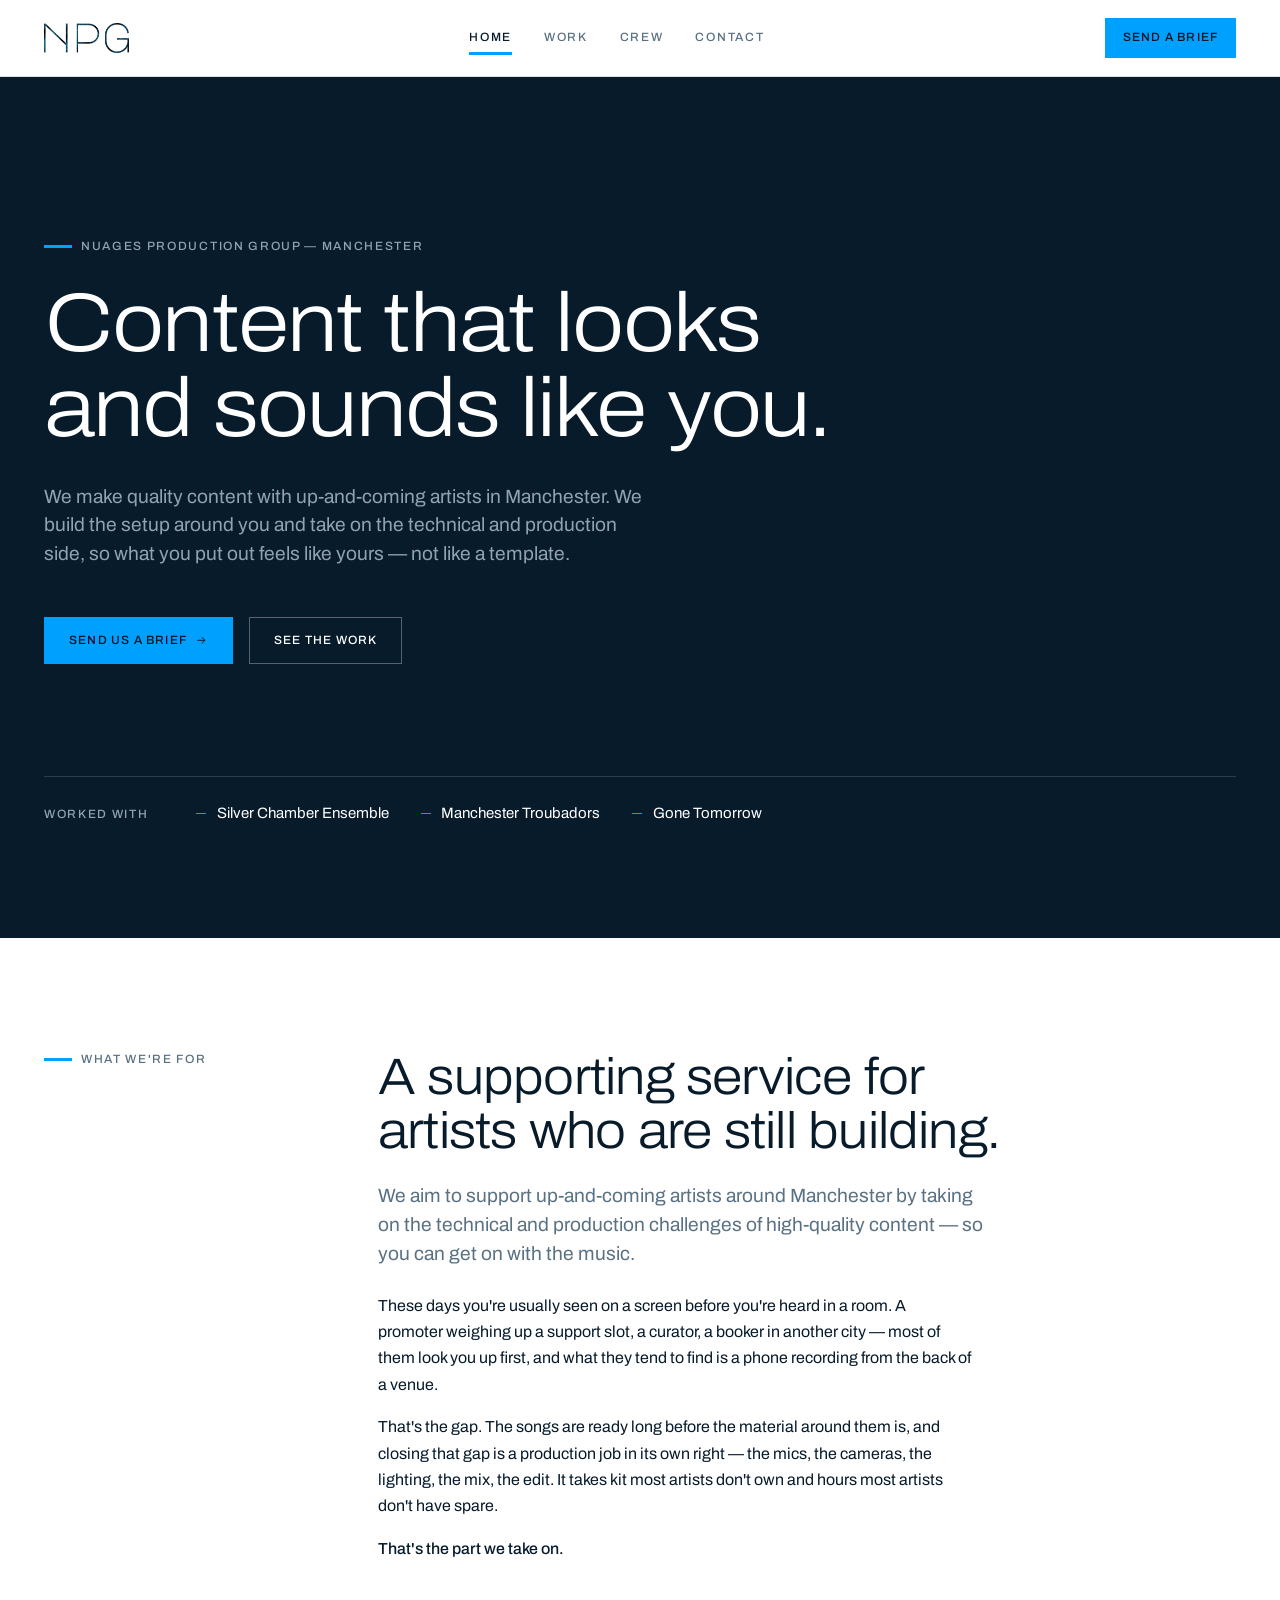
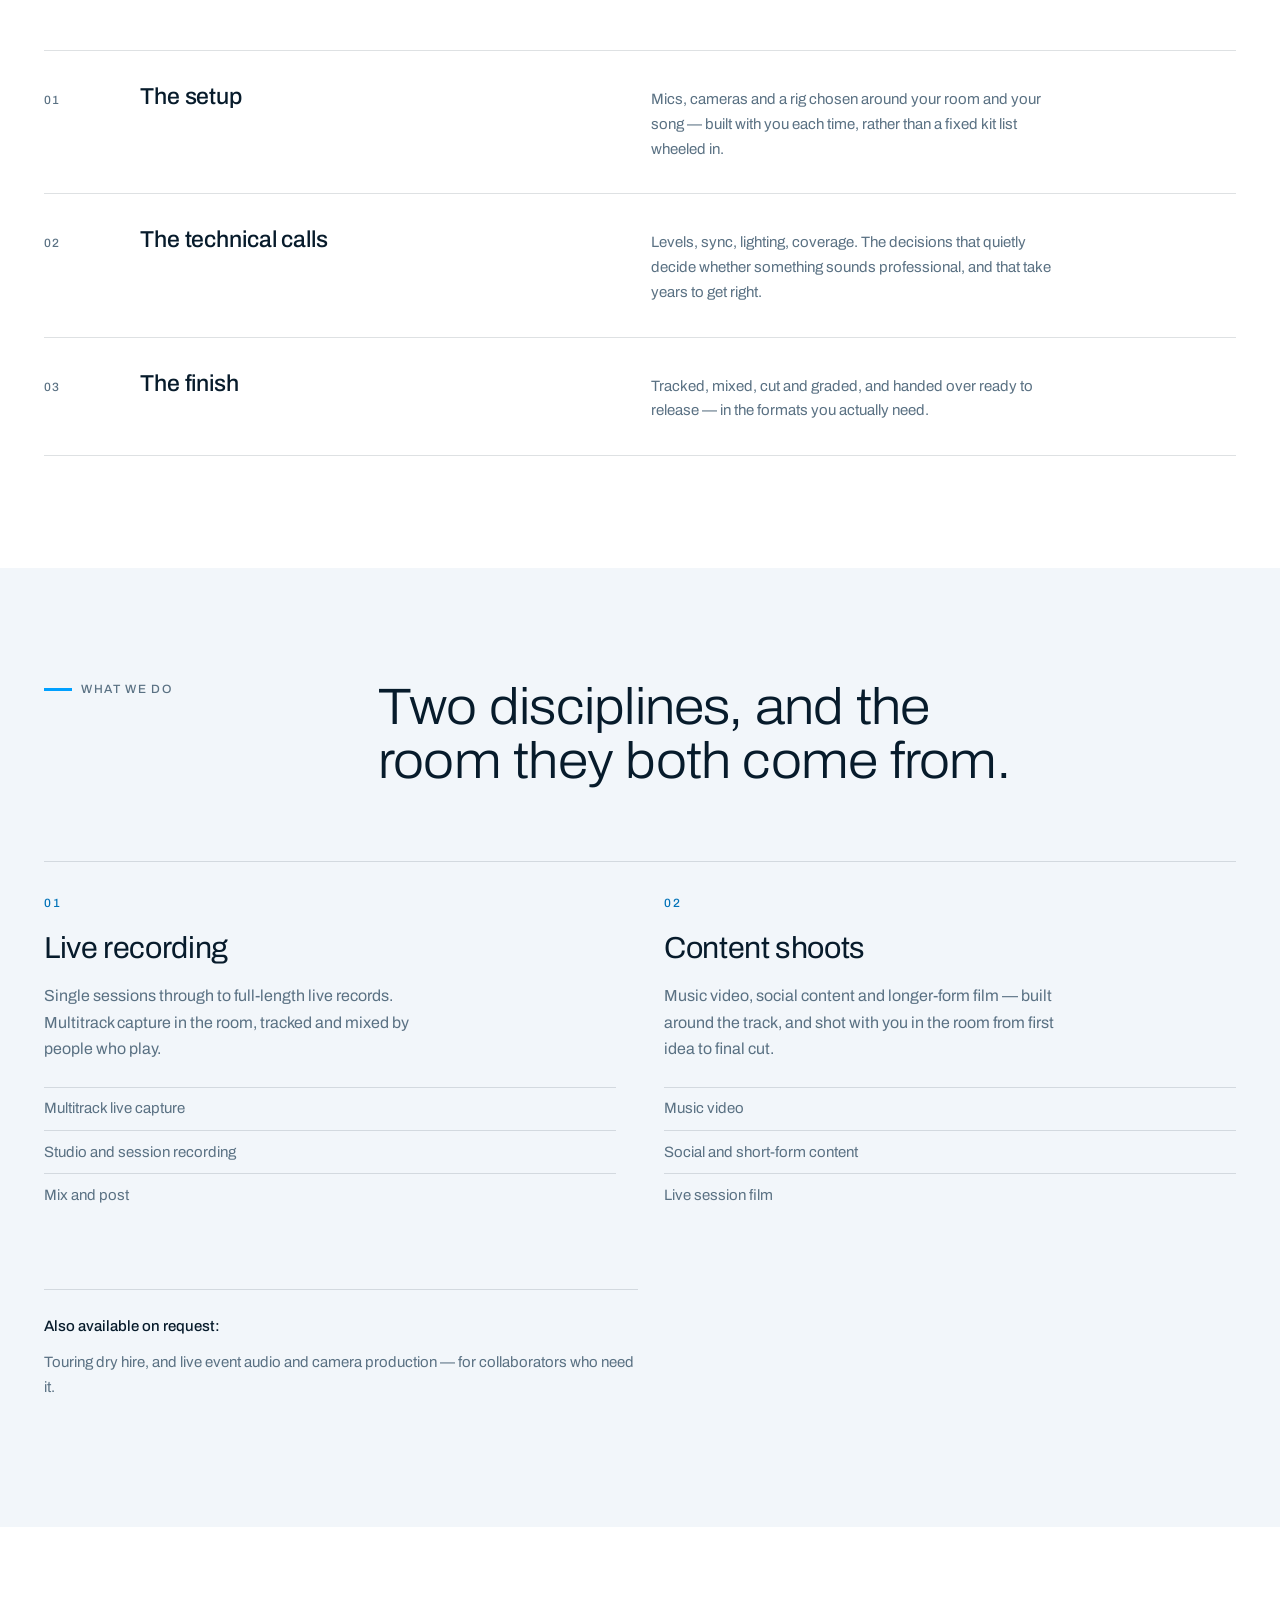
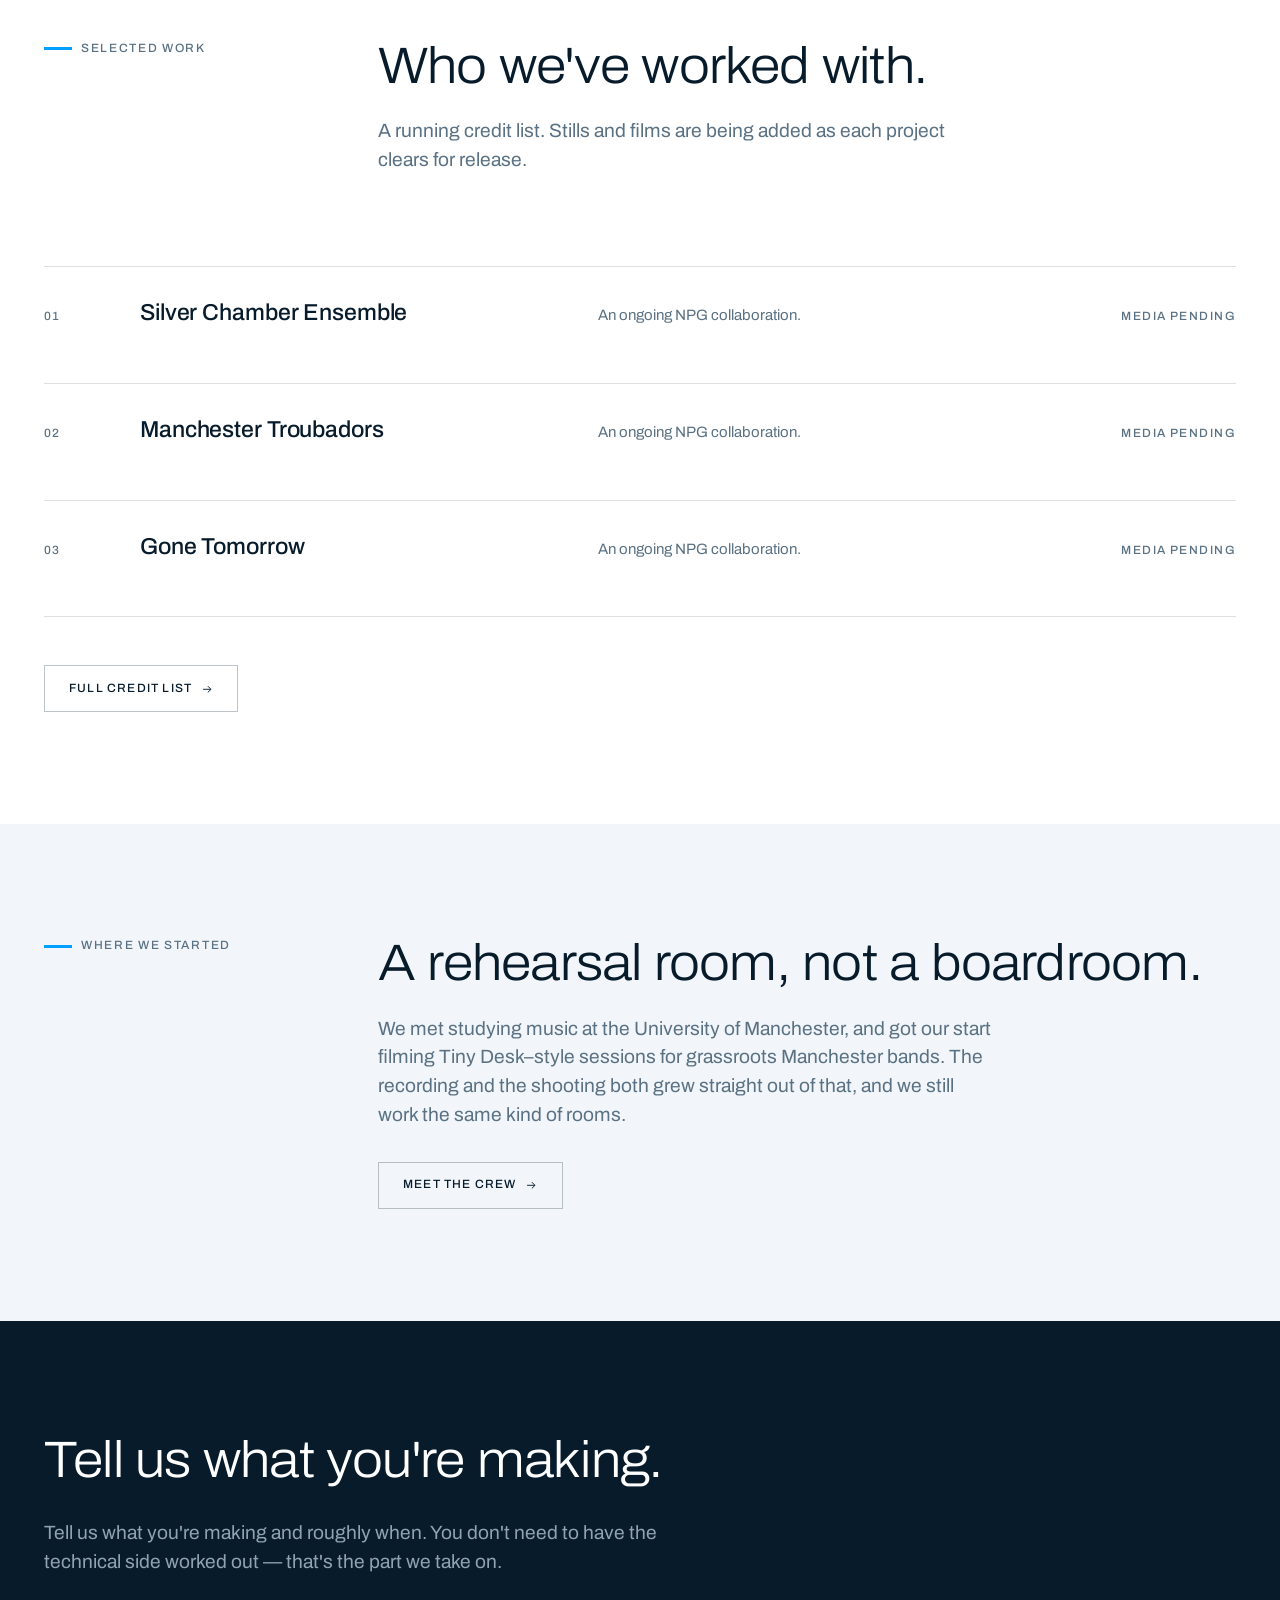
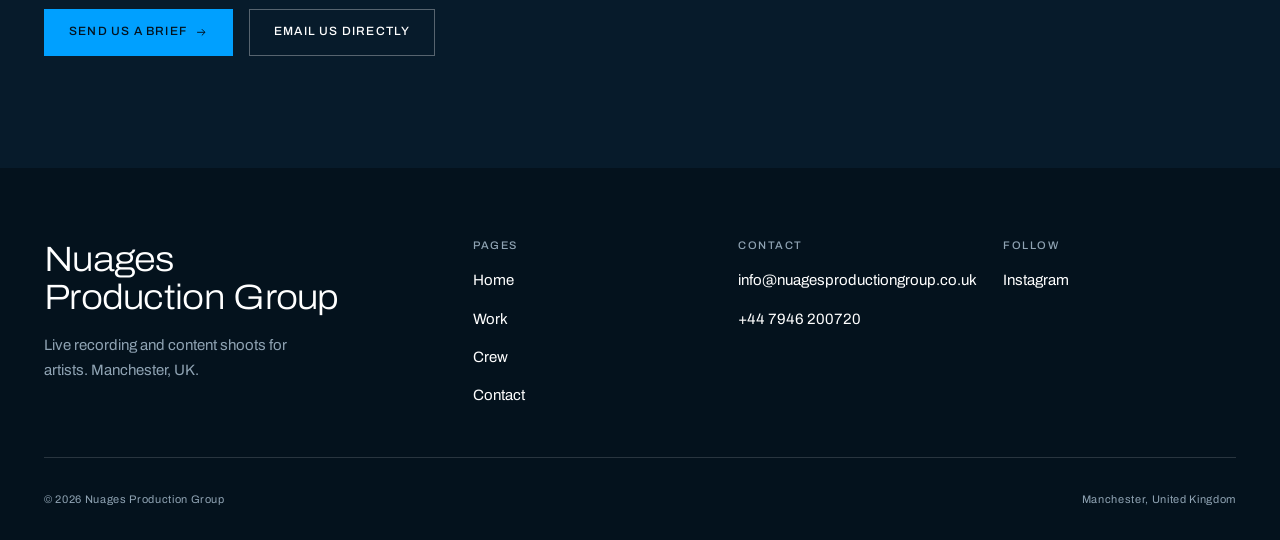
<file: legacy/index.html>
<!doctype html>
<!--
  DIRECTION CONTRACT — NPG (replaces the retired "Road Case Stencil" world)

  THESIS: A serious touring-production company presents itself quietly and
  precisely; credits and plain capability persuade. Refuses the black-and-orange
  costume page and the icon-card services grid.
  OWN-WORLD: Light page on navy-tinted neutrals, anchored by two deep-navy bands.
  One accent, #00A0FF, sampled from the logo, used only as a marker. One family,
  Archivo, across widths. Hairline rules and grid rows; no cards, no shadows.
  STORY: NPG absorbs the technical and production burden so up-and-coming artists
  can release content that feels like theirs — so send a brief.
  FIRST VIEWPORT: Deep-navy hero, faint engineering grid; tracked eyebrow over a
  light-weight display line at 16ch; lede; primary azure button left, ghost beside
  it; a hairline credit line of real collaborators beneath.
  FORM: Brief-pinned by the client's own reference set (Solotech, Neuron AV, Adlib,
  Britannia Row) — the category canon executed at their craft level. No seed roll.
-->
<html lang="en">
<head>
  <meta charset="UTF-8" />
  <meta name="viewport" content="width=device-width, initial-scale=1.0" />
  <title>Nuages Production Group — Content for Up-and-Coming Manchester Artists</title>
  <meta name="description" content="We produce quality content with up-and-coming Manchester artists — building a bespoke setup around each artist and taking on the technical and production side." />
  <link rel="preconnect" href="https://fonts.googleapis.com" />
  <link rel="preconnect" href="https://fonts.gstatic.com" crossorigin />
  <link href="https://fonts.googleapis.com/css2?family=Archivo:wdth,wght@62..125,300..700&display=swap" rel="stylesheet" />
  <link rel="stylesheet" href="styles/main.css" />
</head>
<body>
  <a class="skip-link" href="#main">Skip to content</a>

  <header class="masthead">
    <div class="container masthead__inner">
      <a class="brand" href="index.html" aria-label="Nuages Production Group — home">
        <img src="assets/npg-mark.png" alt="Nuages Production Group" />
      </a>
      <button class="nav-toggle" type="button" aria-expanded="false" aria-controls="nav" aria-label="Menu"><span></span></button>
      <ul class="nav" id="nav">
        <li><a href="index.html" aria-current="page">Home</a></li>
        <li><a href="work.html">Work</a></li>
        <li><a href="bio.html">Crew</a></li>
        <li><a href="contact.html">Contact</a></li>
      </ul>
      <a class="btn btn--primary btn--sm masthead__cta" href="contact.html">Send a brief</a>
    </div>
  </header>

  <main id="main">
    <section class="hero">
      <div class="container hero__inner">
        <p class="eyebrow">Nuages Production Group — Manchester</p>
        <h1 class="display">Content that looks and sounds like you.</h1>
        <p class="lede">We make quality content with up-and-coming artists in Manchester. We build the setup around you and take on the technical and production side, so what you put out feels like yours — not like a template.</p>
        <div class="btn-row">
          <a class="btn btn--primary" href="contact.html">
            Send us a brief
            <svg viewBox="0 0 24 24" fill="none" stroke="currentColor" stroke-width="1.8" aria-hidden="true"><path d="M4 12h15M13 6l6 6-6 6"/></svg>
          </a>
          <a class="btn btn--ghost" href="work.html">See the work</a>
        </div>

        <div class="hero__proof">
          <p class="label">Worked with</p>
          <ul>
            <li>Silver Chamber Ensemble</li>
            <li>Manchester Troubadors</li>
            <li>Gone Tomorrow</li>
          </ul>
        </div>
      </div>
    </section>

    <section class="section">
      <div class="container">
        <div class="split reveal">
          <div>
            <p class="eyebrow">What we're for</p>
          </div>
          <div>
            <h2 class="headline">A supporting service for artists who are still building.</h2>
            <p class="lede" style="margin-top: var(--s4);">We aim to support up-and-coming artists around Manchester by taking on the technical and production challenges of high-quality content — so you can get on with the music.</p>
            <p style="margin-top: var(--s4);">These days you're usually seen on a screen before you're heard in a room. A promoter weighing up a support slot, a curator, a booker in another city — most of them look you up first, and what they tend to find is a phone recording from the back of a venue.</p>
            <p>That's the gap. The songs are ready long before the material around them is, and closing that gap is a production job in its own right — the mics, the cameras, the lighting, the mix, the edit. It takes kit most artists don't own and hours most artists don't have spare.</p>
            <p><strong style="font-weight:500;">That's the part we take on.</strong></p>
          </div>
        </div>

        <div class="rows reveal" style="margin-top: var(--s7);">
          <div class="row">
            <span class="row__index tabular">01</span>
            <p class="row__title">The setup</p>
            <p class="row__detail">Mics, cameras and a rig chosen around your room and your song — built with you each time, rather than a fixed kit list wheeled in.</p>
          </div>
          <div class="row">
            <span class="row__index tabular">02</span>
            <p class="row__title">The technical calls</p>
            <p class="row__detail">Levels, sync, lighting, coverage. The decisions that quietly decide whether something sounds professional, and that take years to get right.</p>
          </div>
          <div class="row">
            <span class="row__index tabular">03</span>
            <p class="row__title">The finish</p>
            <p class="row__detail">Tracked, mixed, cut and graded, and handed over ready to release — in the formats you actually need.</p>
          </div>
        </div>
      </div>
    </section>

    <section class="section section--tint">
      <div class="container">
        <div class="split reveal">
          <div>
            <p class="eyebrow">What we do</p>
          </div>
          <div>
            <h2 class="headline">Two disciplines, and the room they both come from.</h2>
          </div>
        </div>

        <div class="disciplines reveal" style="margin-top: var(--s7);">
          <div class="discipline">
            <span class="discipline__index tabular">01</span>
            <h3>Live recording</h3>
            <p>Single sessions through to full-length live records. Multitrack capture in the room, tracked and mixed by people who play.</p>
            <ul class="discipline__list">
              <li>Multitrack live capture</li>
              <li>Studio and session recording</li>
              <li>Mix and post</li>
            </ul>
          </div>
          <div class="discipline">
            <span class="discipline__index tabular">02</span>
            <h3>Content shoots</h3>
            <p>Music video, social content and longer-form film — built around the track, and shot with you in the room from first idea to final cut.</p>
            <ul class="discipline__list">
              <li>Music video</li>
              <li>Social and short-form content</li>
              <li>Live session film</li>
            </ul>
          </div>
        </div>

        <p class="aside-note reveal">
          <strong>Also available on request:</strong>
          <span>Touring dry hire, and live event audio and camera production — for collaborators who need it.</span>
        </p>
      </div>
    </section>

    <section class="section">
      <div class="container">
        <div class="split reveal">
          <div>
            <p class="eyebrow">Selected work</p>
          </div>
          <div>
            <h2 class="headline">Who we've worked with.</h2>
            <p class="lede" style="margin-top: var(--s4);">A running credit list. Stills and films are being added as each project clears for release.</p>
          </div>
        </div>

        <div class="rows reveal" style="margin-top: var(--s7);">
          <div class="row">
            <span class="row__index tabular">01</span>
            <p class="row__title">Silver Chamber Ensemble</p>
            <p class="row__detail">An ongoing NPG collaboration.</p>
            <span class="row__meta">Media pending</span>
          </div>
          <div class="row">
            <span class="row__index tabular">02</span>
            <p class="row__title">Manchester Troubadors</p>
            <p class="row__detail">An ongoing NPG collaboration.</p>
            <span class="row__meta">Media pending</span>
          </div>
          <div class="row">
            <span class="row__index tabular">03</span>
            <p class="row__title">Gone Tomorrow</p>
            <p class="row__detail">An ongoing NPG collaboration.</p>
            <span class="row__meta">Media pending</span>
          </div>
        </div>

        <div class="btn-row" style="margin-top: var(--s6);">
          <a class="btn btn--ghost" href="work.html">
            Full credit list
            <svg viewBox="0 0 24 24" fill="none" stroke="currentColor" stroke-width="1.8" aria-hidden="true"><path d="M4 12h15M13 6l6 6-6 6"/></svg>
          </a>
        </div>
      </div>
    </section>

    <section class="section section--tint">
      <div class="container">
        <div class="split reveal">
          <div>
            <p class="eyebrow">Where we started</p>
          </div>
          <div>
            <h2 class="headline">A rehearsal room, not a boardroom.</h2>
            <p class="lede" style="margin-top: var(--s4);">We met studying music at the University of Manchester, and got our start filming Tiny&nbsp;Desk–style sessions for grassroots Manchester bands. The recording and the shooting both grew straight out of that, and we still work the same kind of rooms.</p>
            <div class="btn-row" style="margin-top: var(--s5);">
              <a class="btn btn--ghost" href="bio.html">
                Meet the crew
                <svg viewBox="0 0 24 24" fill="none" stroke="currentColor" stroke-width="1.8" aria-hidden="true"><path d="M4 12h15M13 6l6 6-6 6"/></svg>
              </a>
            </div>
          </div>
        </div>
      </div>
    </section>

    <section class="cta-band">
      <div class="container">
        <h2 class="headline">Tell us what you're making.</h2>
        <p class="lede">Tell us what you're making and roughly when. You don't need to have the technical side worked out — that's the part we take on.</p>
        <div class="btn-row" style="margin-top: var(--s5);">
          <a class="btn btn--primary" href="contact.html">
            Send us a brief
            <svg viewBox="0 0 24 24" fill="none" stroke="currentColor" stroke-width="1.8" aria-hidden="true"><path d="M4 12h15M13 6l6 6-6 6"/></svg>
          </a>
          <a class="btn btn--ghost" href="mailto:info@nuagesproductiongroup.co.uk">Email us directly</a>
        </div>
      </div>
    </section>
  </main>

  <footer class="site-footer">
    <div class="container">
      <div class="site-footer__top">
        <div>
          <p class="site-footer__mark">Nuages<br />Production Group</p>
          <p class="muted" style="font-size: var(--t-sm); max-width: 32ch;">Live recording and content shoots for artists. Manchester, UK.</p>
        </div>
        <div class="site-footer__cols">
          <div>
            <h2>Pages</h2>
            <ul>
              <li><a href="index.html">Home</a></li>
              <li><a href="work.html">Work</a></li>
              <li><a href="bio.html">Crew</a></li>
              <li><a href="contact.html">Contact</a></li>
            </ul>
          </div>
          <div>
            <h2>Contact</h2>
            <ul>
              <li><a href="mailto:info@nuagesproductiongroup.co.uk">info@nuagesproductiongroup.co.uk</a></li>
              <li><a href="tel:+447946200720" class="tabular">+44 7946 200720</a></li>
            </ul>
          </div>
          <div>
            <h2>Follow</h2>
            <ul>
              <li><a href="https://instagram.com/nuagesproductiongroup" target="_blank" rel="noopener">Instagram</a></li>
            </ul>
          </div>
        </div>
      </div>
      <div class="site-footer__bottom">
        <span>© 2026 Nuages Production Group</span>
        <span>Manchester, United Kingdom</span>
      </div>
    </div>
  </footer>

  <script src="scripts/main.js"></script>
</body>
</html>
</file>
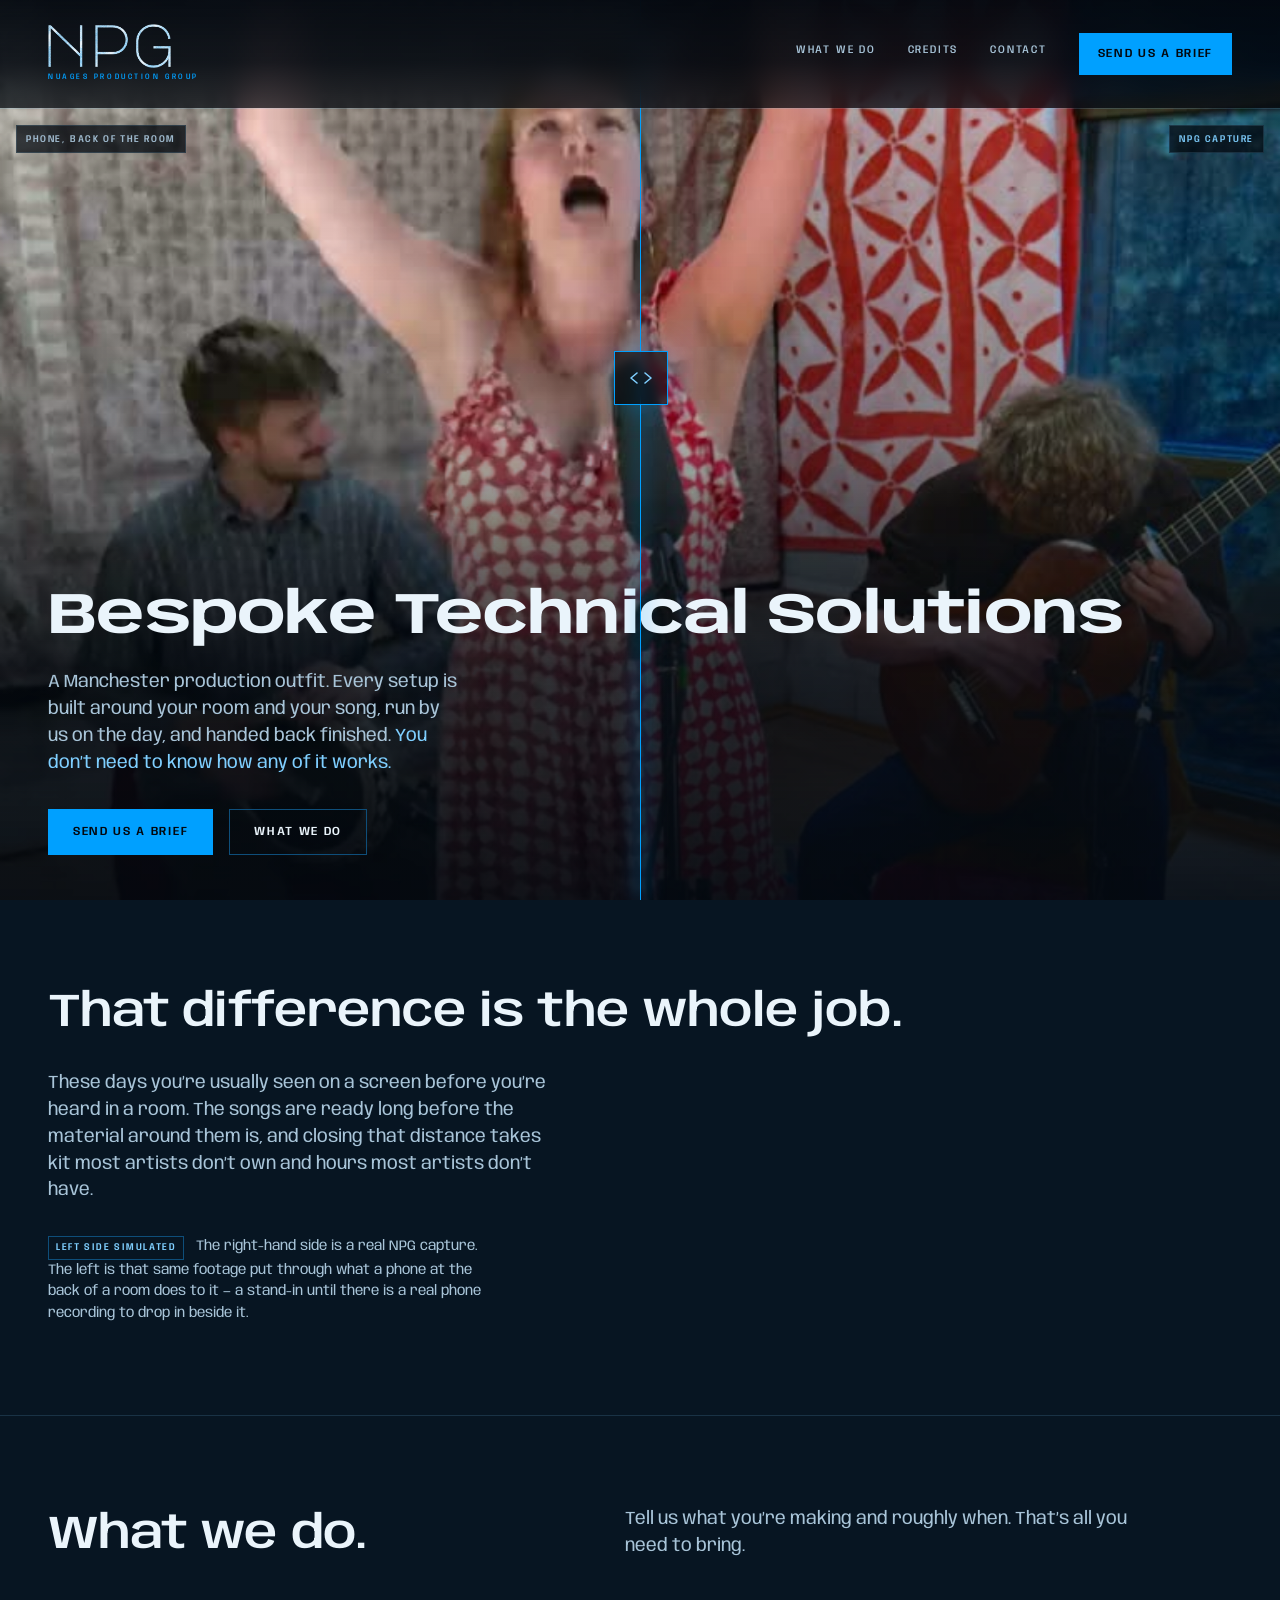
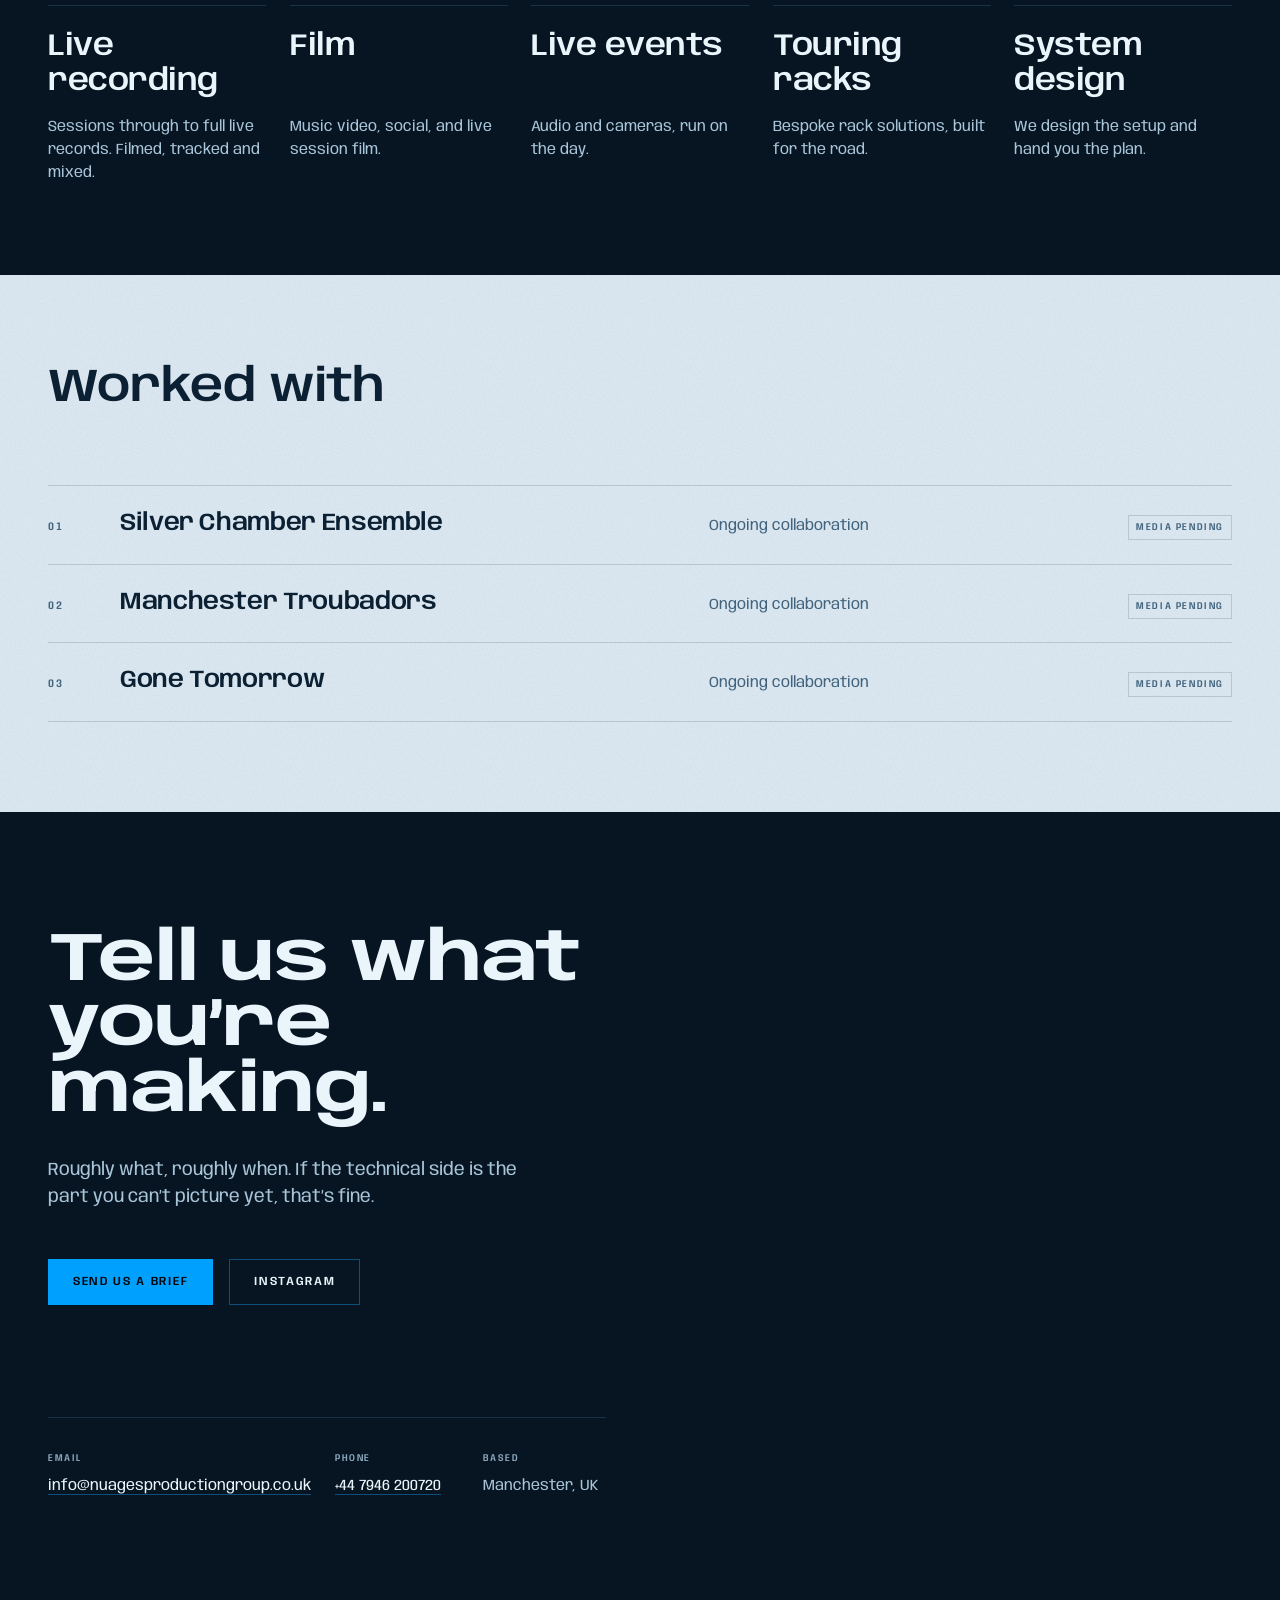
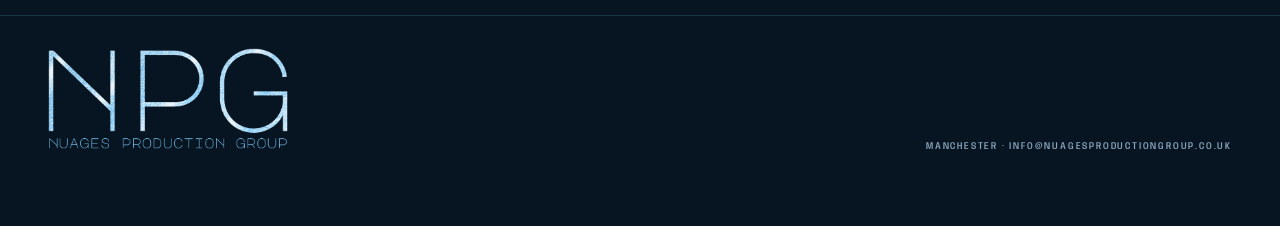
<file: prototypes/signal-path/index.html>
<!doctype html>
<!--
  DIRECTION CONTRACT — NPG homepage

  THESIS: NPG absorbs the technical problem, and the page proves it by showing the
  difference rather than explaining it. Refuses the category default: a services grid
  of icon-heading-text, and the process diagram the client rejected as convoluted.

  OWN-WORLD: The cyanotype — photographic blue print and ancestor of the engineering
  blueprint, whose chemistry is already the brand's azure and whose mottle is already
  the logo's own noise. Pale print on Prussian ink, a drifting cloud field, hairline
  rules and one pale contact-sheet plate. No cards anywhere.

  STORY: A visitor drags one handle, sees instantly what they are currently putting
  out versus what they could be, finds their job in a plain five-item list, and sends
  a brief. Nothing requires them to understand a signal chain.

  FIRST VIEWPORT: The comparison fills the viewport edge to edge and runs under a
  translucent masthead carrying the real NPG mark. The split rests dead centre, on the
  singer, so one figure is half-degraded and half-clean. Copy sits bottom-left over a
  scrim: display line, lede, two actions. On narrow screens the picture leads and the
  copy follows it in flow rather than sitting on top of it.

  FORM: Client-pinned from a pitched shortlist — lead with the drag itself. The signal
  path (1) was built, shown, and cut for being convoluted for a non-technical audience.
  The cloud field (3) remains as the ground for everything below the hero.
-->
<html lang="en-GB">
<head>
<meta charset="utf-8">
<meta name="viewport" content="width=device-width, initial-scale=1">
<title>Nuages Production Group — Manchester production, whatever the technical problem is</title>
<meta name="description" content="Nuages Production Group design the setup around your room and your song, build it, run it on the day, and hand back the finished thing. Live records, films, touring racks and events, from Manchester.">
<link rel="preconnect" href="https://fonts.googleapis.com">
<link rel="preconnect" href="https://fonts.gstatic.com" crossorigin>
<link href="https://fonts.googleapis.com/css2?family=Anybody:wdth,wght@50..150,100..900&display=swap" rel="stylesheet">
<link rel="stylesheet" href="styles.css">
<script>
  // Set before first paint: motion is opt-in, so no-JS and reduced-motion
  // visitors get the page fully visible with nothing to un-hide.
  try {
    if (!matchMedia("(prefers-reduced-motion: reduce)").matches) {
      document.documentElement.dataset.motion = "";
    }
  } catch (e) {}
</script>
</head>
<body>

<canvas id="field" aria-hidden="true"></canvas>
<div class="grain" aria-hidden="true"></div>

<a class="skip" href="#main">Skip to content</a>

<header class="masthead">
  <a class="mark" href="#top" aria-label="Nuages Production Group — home">
    <img class="mark__img" src="assets/npg-mark-light.png" alt="" width="900" height="323" decoding="async">
    <span class="mark__word" aria-hidden="true">Nuages Production Group</span>
  </a>
  <nav class="nav" aria-label="Primary">
    <a href="#what">What we do</a>
    <a href="#credits">Credits</a>
    <a href="#contact">Contact</a>
  </nav>
  <a class="btn btn--primary masthead__cta" href="#contact">Send us a brief</a>
</header>

<main id="main">

  <!-- ============================ HERO ============================ -->
  <!-- The comparison IS the first viewport: the page's best asset is the first
       thing seen, and the offer is shown rather than described. -->
  <section class="hero" id="top">
    <div class="hero__stage" id="compare">
        <div class="compare__stage">
          <!-- Right: a real NPG capture. Left: the same 12 seconds put through what a
               phone at the back of a room does to it. Framing is deliberately kept
               registered between the two so the split reads as one continuous shot. -->
          <div class="compare__frame compare__frame--after" aria-hidden="true">
            <video class="scene" id="videoNpg" poster="media/capture-npg.jpg"
                   autoplay muted loop playsinline preload="metadata">
              <source src="media/capture-npg.mp4" type="video/mp4">
            </video>
            <span class="compare__tag compare__tag--right">NPG capture</span>
          </div>

          <div class="compare__frame compare__frame--before" id="compareBefore" aria-hidden="true">
            <video class="scene" id="videoPhone" poster="media/capture-phone.jpg"
                   autoplay muted loop playsinline preload="metadata">
              <source src="media/capture-phone.mp4" type="video/mp4">
            </video>
            <span class="compare__tag compare__tag--left">Phone, back of the room</span>
          </div>

          <div class="compare__handle" id="compareHandle">
            <span class="compare__grip" aria-hidden="true">
              <svg viewBox="0 0 34 16" width="34" height="16" focusable="false">
                <path d="M13 3 L7 8 L13 13" fill="none" stroke="currentColor" stroke-width="1.6" stroke-linecap="round" stroke-linejoin="round"/>
                <path d="M21 3 L27 8 L21 13" fill="none" stroke="currentColor" stroke-width="1.6" stroke-linecap="round" stroke-linejoin="round"/>
              </svg>
            </span>
          </div>
          <input class="compare__range" id="compareRange" type="range" min="0" max="100" value="50"
                 aria-label="Drag to compare a phone recording with a proper capture">
        </div>
    </div>

    <div class="hero__spot" aria-hidden="true"></div>
    <div class="hero__scrim" aria-hidden="true"></div>

    <div class="hero__overlay">
      <h1 class="display">Bespoke Technical Solutions</h1>
      <p class="lede">
        A Manchester production outfit. Every setup is built around your room and your
        song, run by us on the day, and handed back finished.
        <em>You don’t need to know how any of it works.</em>
      </p>
      <div class="hero__actions">
        <a class="btn btn--primary" href="#contact">Send us a brief</a>
        <a class="btn btn--ghost" href="#what">What we do</a>
      </div>
    </div>
  </section>

  <!-- ============================== THE GAP ============================== -->
  <section class="why" id="gap">
    <div class="why__copy rise">
      <h2 class="headline">That difference is the whole job.</h2>
      <p class="lede">
        These days you’re usually seen on a screen before you’re heard in a room. The
        songs are ready long before the material around them is, and closing that
        distance takes kit most artists don’t own and hours most artists don’t have.
      </p>
      <p class="why__note">
        <span class="pending">Left side simulated</span>
        The right-hand side is a real NPG capture. The left is that same footage put through
        what a phone at the back of a room does to it — a stand-in until there is a real phone
        recording to drop in beside it.
      </p>
    </div>

  </section>

  <!-- ========================== WHAT WE DO =============================== -->
  <section class="does beam" id="what">
    <div class="does__head rise">
      <h2 class="headline">What we do.</h2>
      <p class="lede">
        Tell us what you’re making and roughly when. That’s all you need to bring.
      </p>
    </div>

    <ul class="does__list">
      <li class="does__item rise">
        <h3 class="does__name">Live recording</h3>
        <p class="does__note">Sessions through to full live records. Filmed, tracked and mixed.</p>
      </li>
      <li class="does__item rise">
        <h3 class="does__name">Film</h3>
        <p class="does__note">Music video, social, and live session film.</p>
      </li>
      <li class="does__item rise">
        <h3 class="does__name">Live events</h3>
        <p class="does__note">Audio and cameras, run on the day.</p>
      </li>
      <li class="does__item rise">
        <h3 class="does__name">Touring racks</h3>
        <p class="does__note">Bespoke rack solutions, built for the road.</p>
      </li>
      <li class="does__item rise">
        <h3 class="does__name">System design</h3>
        <p class="does__note">We design the setup and hand you the plan.</p>
      </li>
    </ul>
  </section>

  <!-- =========================== CREDITS (plate) =========================== -->
  <section class="plate" id="credits">
    <div class="plate__inner">
      <div class="plate__head rise">
        <h2 class="headline">Worked with</h2>
      </div>

      <!-- To put a track on a credit, add two attributes to its <li>:
             data-yt="<youtube id>"  data-track="Artist — Track name"
           The row then grows a Play control in place of its Media pending chip.
           Nothing from YouTube is requested until someone actually clicks it. -->
      <ol class="credits">
        <li class="credit rise">
          <span class="credit__idx">01</span>
          <span class="credit__name">Silver Chamber Ensemble</span>
          <span class="credit__disc">Ongoing collaboration</span>
          <span class="credit__media">Media pending</span>
        </li>
        <li class="credit rise">
          <span class="credit__idx">02</span>
          <span class="credit__name">Manchester Troubadors</span>
          <span class="credit__disc">Ongoing collaboration</span>
          <span class="credit__media">Media pending</span>
        </li>
        <li class="credit rise">
          <span class="credit__idx">03</span>
          <span class="credit__name">Gone Tomorrow</span>
          <span class="credit__disc">Ongoing collaboration</span>
          <span class="credit__media">Media pending</span>
        </li>
      </ol>
    </div>
  </section>

  <!-- ============================ CONTACT ============================ -->
  <section class="close" id="contact">
    <div class="close__inner rise">
      <h2 class="display display--close">Tell us what<br>you’re making.</h2>
      <p class="lede">
        Roughly what, roughly when. If the technical side is the part you can’t picture yet,
        that’s fine.
      </p>
      <div class="close__actions">
        <a class="btn btn--primary" href="mailto:info@nuagesproductiongroup.co.uk">Send us a brief</a>
        <a class="btn btn--ghost" href="https://instagram.com/nuagesproductiongroup" rel="noopener">Instagram</a>
      </div>
      <dl class="details beam">
        <div><dt>Email</dt><dd><a href="mailto:info@nuagesproductiongroup.co.uk">info@nuagesproductiongroup.co.uk</a></dd></div>
        <div><dt>Phone</dt><dd><a href="tel:+447946200720">+44 7946 200720</a></dd></div>
        <div><dt>Based</dt><dd>Manchester, UK</dd></div>
      </dl>
    </div>
  </section>

</main>

<footer class="foot">
  <img class="foot__lockup" src="assets/npg-lockup-light.png" alt="" width="1400" height="594" loading="lazy" decoding="async">
  <span class="foot__meta">Manchester · info@nuagesproductiongroup.co.uk</span>
</footer>

<script src="app.js"></script>
</body>
</html>
</file>
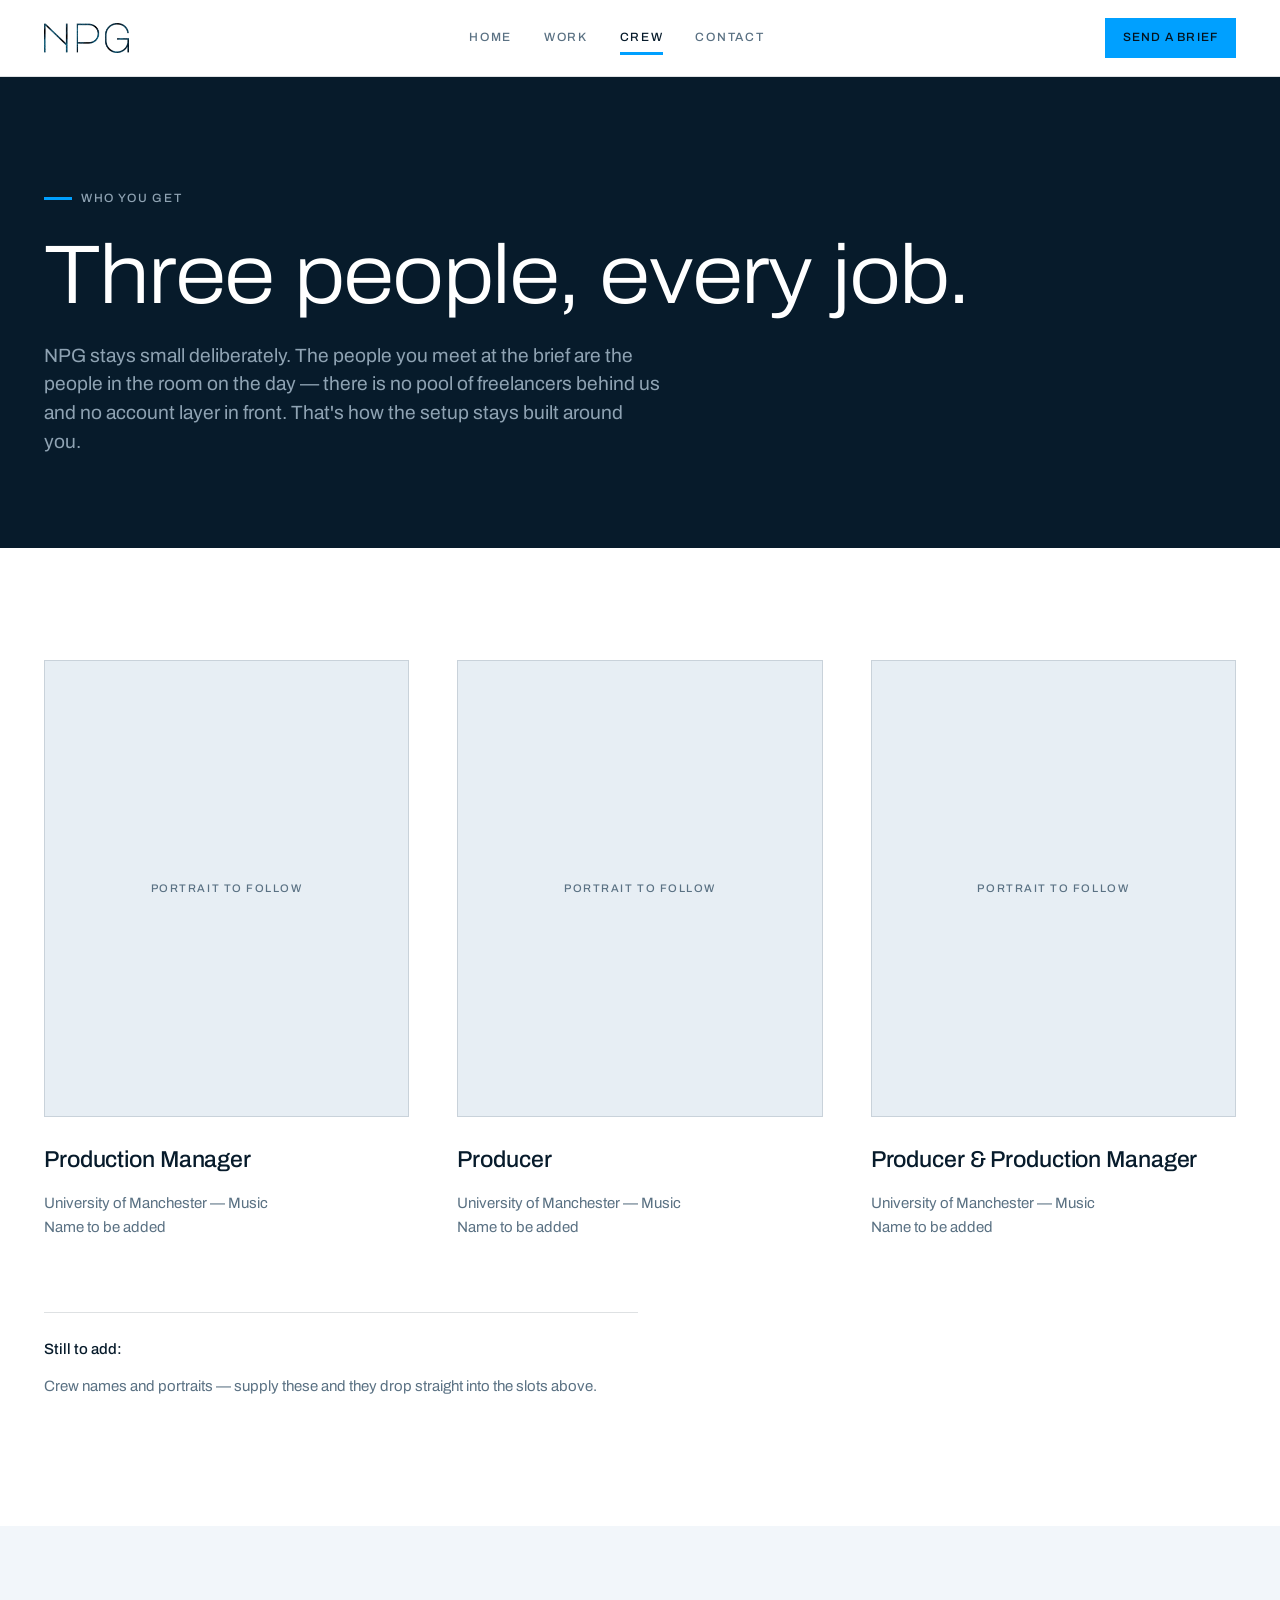
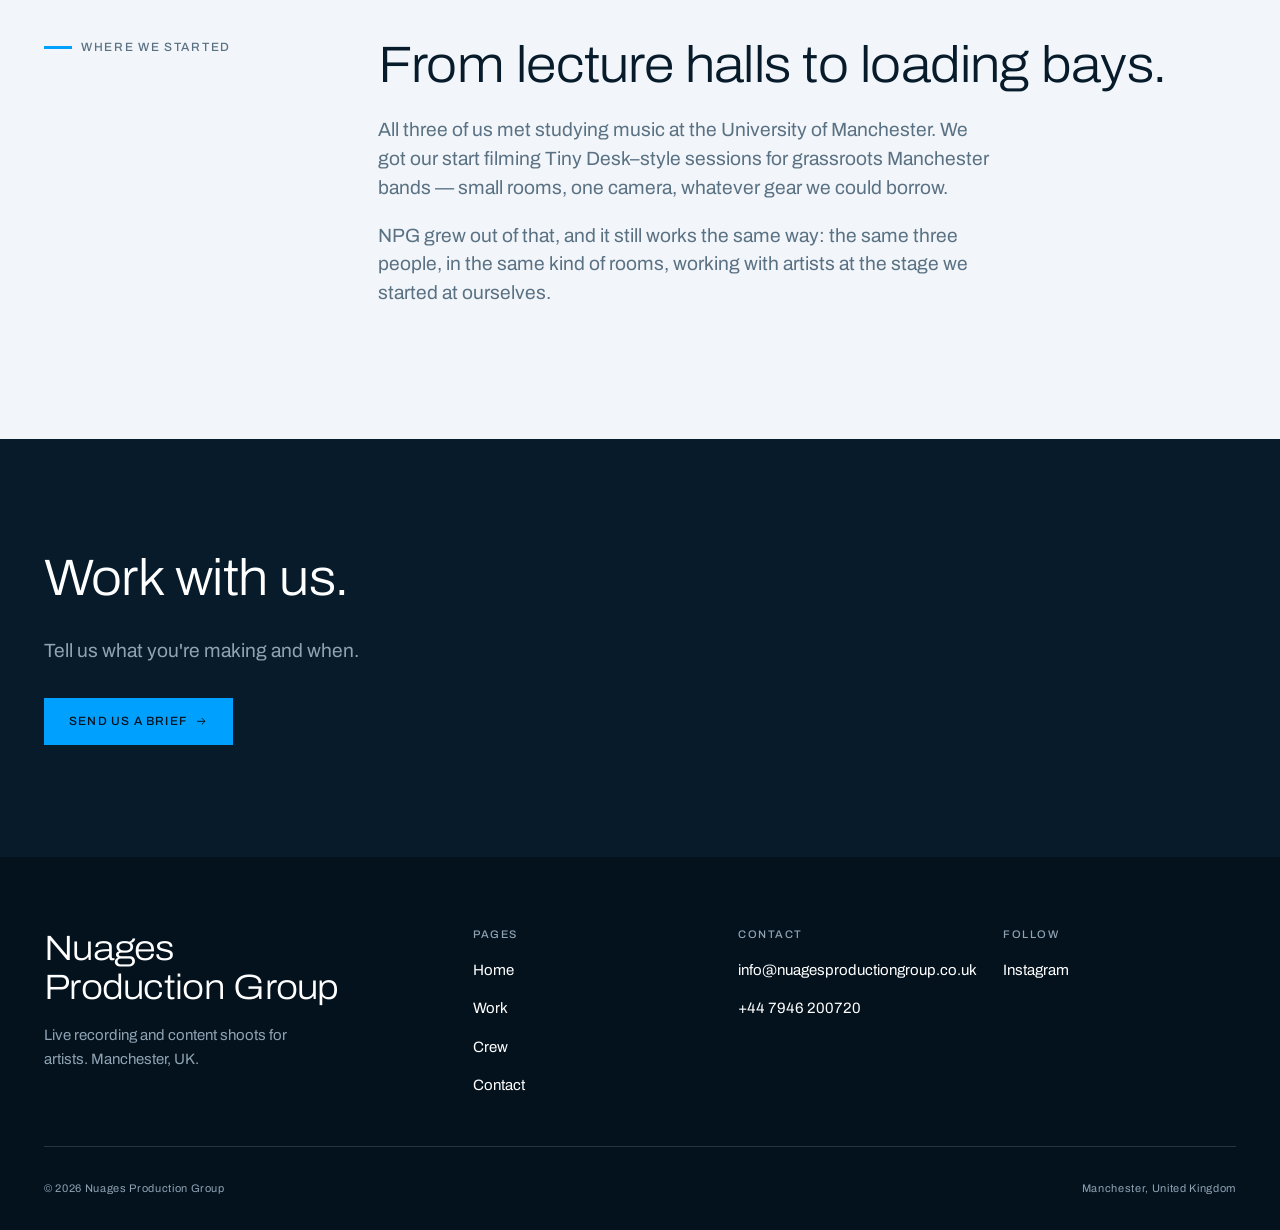
<file: legacy/bio.html>
<!doctype html>
<html lang="en">
<head>
  <meta charset="UTF-8" />
  <meta name="viewport" content="width=device-width, initial-scale=1.0" />
  <title>Crew — Nuages Production Group</title>
  <meta name="description" content="The three-person crew behind Nuages Production Group — supporting up-and-coming Manchester artists." />
  <link rel="preconnect" href="https://fonts.googleapis.com" />
  <link rel="preconnect" href="https://fonts.gstatic.com" crossorigin />
  <link href="https://fonts.googleapis.com/css2?family=Archivo:wdth,wght@62..125,300..700&display=swap" rel="stylesheet" />
  <link rel="stylesheet" href="styles/main.css" />
</head>
<body>
  <a class="skip-link" href="#main">Skip to content</a>

  <header class="masthead">
    <div class="container masthead__inner">
      <a class="brand" href="index.html" aria-label="Nuages Production Group — home">
        <img src="assets/npg-mark.png" alt="Nuages Production Group" />
      </a>
      <button class="nav-toggle" type="button" aria-expanded="false" aria-controls="nav" aria-label="Menu"><span></span></button>
      <ul class="nav" id="nav">
        <li><a href="index.html">Home</a></li>
        <li><a href="work.html">Work</a></li>
        <li><a href="bio.html" aria-current="page">Crew</a></li>
        <li><a href="contact.html">Contact</a></li>
      </ul>
      <a class="btn btn--primary btn--sm masthead__cta" href="contact.html">Send a brief</a>
    </div>
  </header>

  <main id="main">
    <section class="page-head">
      <div class="container">
        <p class="eyebrow">Who you get</p>
        <h1 class="display">Three people, every job.</h1>
        <p class="lede">NPG stays small deliberately. The people you meet at the brief are the people in the room on the day — there is no pool of freelancers behind us and no account layer in front. That's how the setup stays built around you.</p>
      </div>
    </section>

    <section class="section">
      <div class="container">
        <div class="crew reveal">
          <div class="crew__member">
            <div class="media-slot"><span>Portrait to follow</span></div>
            <p class="crew__role">Production Manager</p>
            <p class="crew__meta">University of Manchester — Music<br />Name to be added</p>
          </div>
          <div class="crew__member">
            <div class="media-slot"><span>Portrait to follow</span></div>
            <p class="crew__role">Producer</p>
            <p class="crew__meta">University of Manchester — Music<br />Name to be added</p>
          </div>
          <div class="crew__member">
            <div class="media-slot"><span>Portrait to follow</span></div>
            <p class="crew__role">Producer &amp; Production Manager</p>
            <p class="crew__meta">University of Manchester — Music<br />Name to be added</p>
          </div>
        </div>

        <p class="aside-note reveal">
          <strong>Still to add:</strong>
          <span>Crew names and portraits — supply these and they drop straight into the slots above.</span>
        </p>
      </div>
    </section>

    <section class="section section--tint">
      <div class="container">
        <div class="split reveal">
          <div>
            <p class="eyebrow">Where we started</p>
          </div>
          <div>
            <h2 class="headline">From lecture halls to loading bays.</h2>
            <p class="lede" style="margin-top: var(--s4);">All three of us met studying music at the University of Manchester. We got our start filming Tiny&nbsp;Desk–style sessions for grassroots Manchester bands — small rooms, one camera, whatever gear we could borrow.</p>
            <p class="lede">NPG grew out of that, and it still works the same way: the same three people, in the same kind of rooms, working with artists at the stage we started at ourselves.</p>
          </div>
        </div>
      </div>
    </section>

    <section class="cta-band">
      <div class="container">
        <h2 class="headline">Work with us.</h2>
        <p class="lede">Tell us what you're making and when.</p>
        <div class="btn-row" style="margin-top: var(--s5);">
          <a class="btn btn--primary" href="contact.html">
            Send us a brief
            <svg viewBox="0 0 24 24" fill="none" stroke="currentColor" stroke-width="1.8" aria-hidden="true"><path d="M4 12h15M13 6l6 6-6 6"/></svg>
          </a>
        </div>
      </div>
    </section>
  </main>

  <footer class="site-footer">
    <div class="container">
      <div class="site-footer__top">
        <div>
          <p class="site-footer__mark">Nuages<br />Production Group</p>
          <p class="muted" style="font-size: var(--t-sm); max-width: 32ch;">Live recording and content shoots for artists. Manchester, UK.</p>
        </div>
        <div class="site-footer__cols">
          <div>
            <h2>Pages</h2>
            <ul>
              <li><a href="index.html">Home</a></li>
              <li><a href="work.html">Work</a></li>
              <li><a href="bio.html">Crew</a></li>
              <li><a href="contact.html">Contact</a></li>
            </ul>
          </div>
          <div>
            <h2>Contact</h2>
            <ul>
              <li><a href="mailto:info@nuagesproductiongroup.co.uk">info@nuagesproductiongroup.co.uk</a></li>
              <li><a href="tel:+447946200720" class="tabular">+44 7946 200720</a></li>
            </ul>
          </div>
          <div>
            <h2>Follow</h2>
            <ul>
              <li><a href="https://instagram.com/nuagesproductiongroup" target="_blank" rel="noopener">Instagram</a></li>
            </ul>
          </div>
        </div>
      </div>
      <div class="site-footer__bottom">
        <span>© 2026 Nuages Production Group</span>
        <span>Manchester, United Kingdom</span>
      </div>
    </div>
  </footer>

  <script src="scripts/main.js"></script>
</body>
</html>
</file>
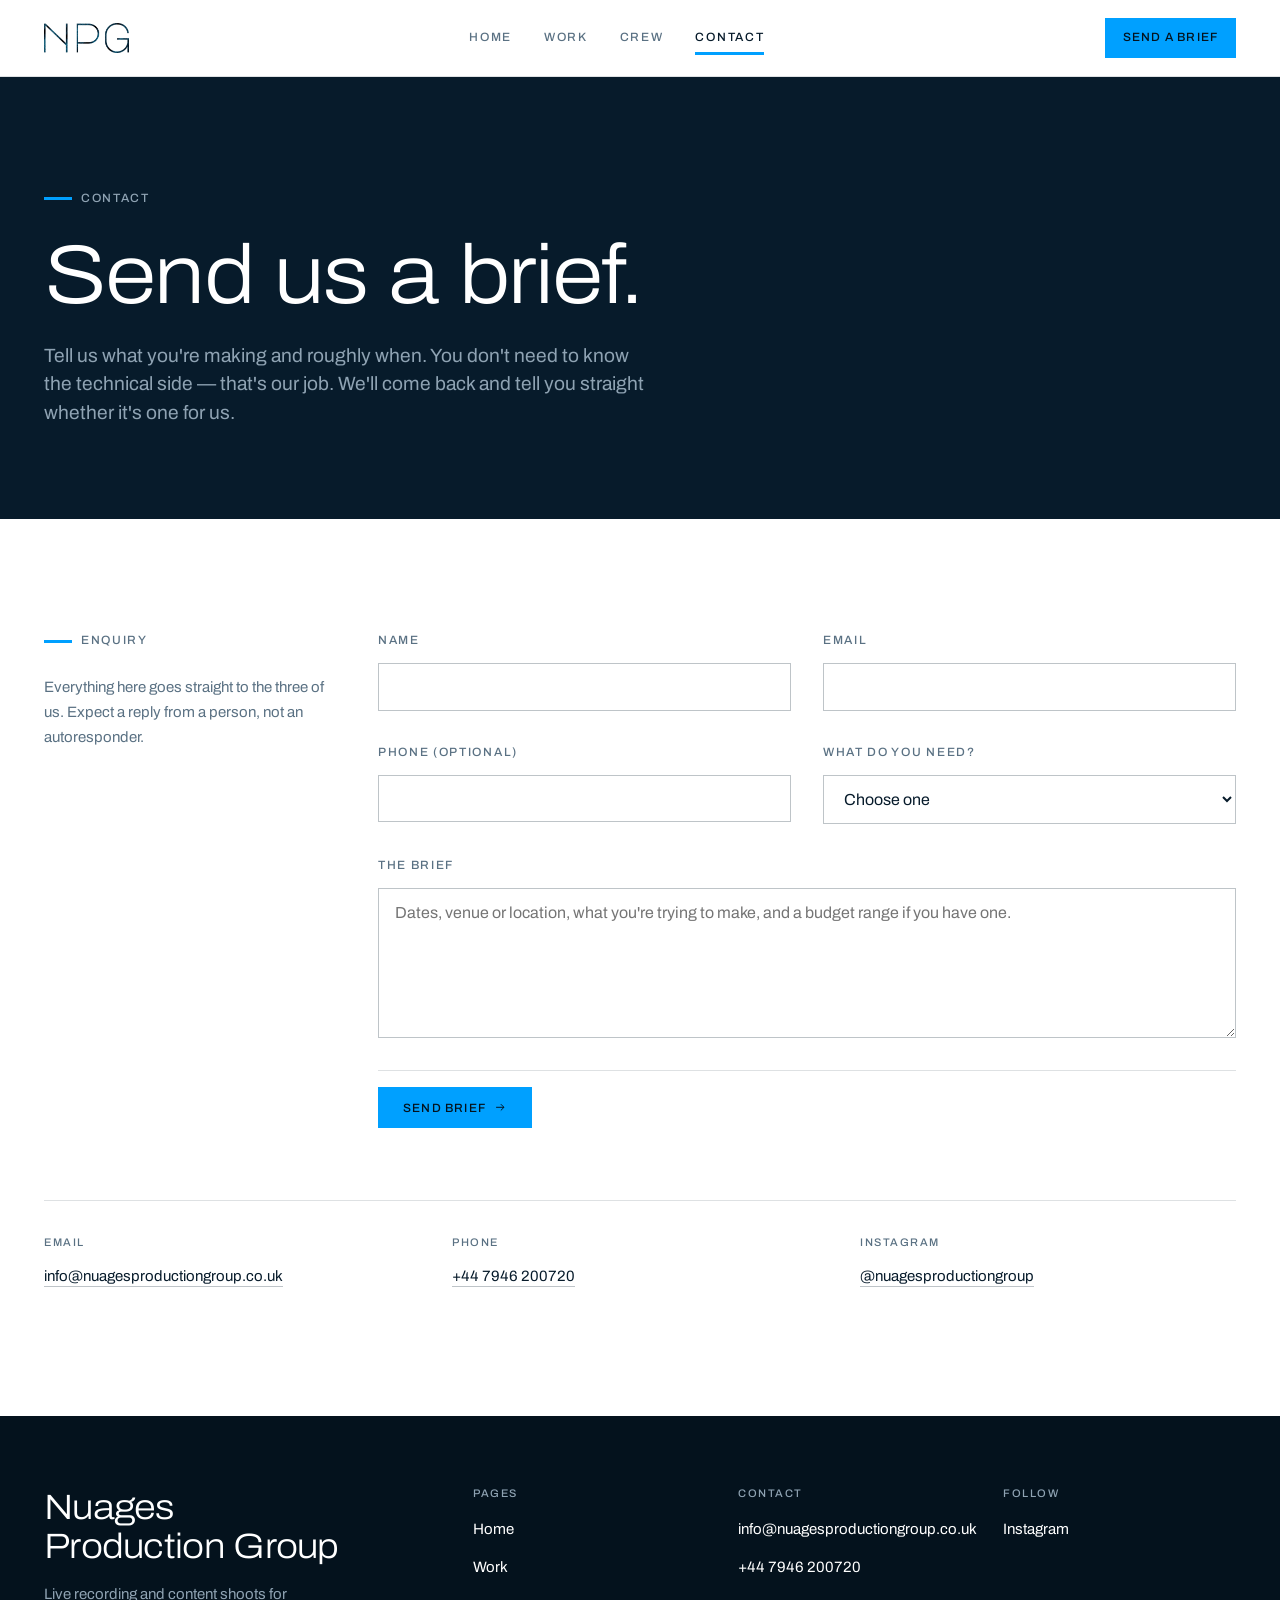
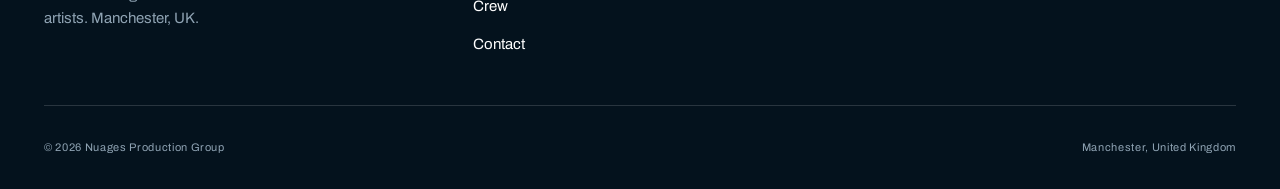
<file: legacy/contact.html>
<!doctype html>
<html lang="en">
<head>
  <meta charset="UTF-8" />
  <meta name="viewport" content="width=device-width, initial-scale=1.0" />
  <title>Contact — Nuages Production Group</title>
  <meta name="description" content="Tell Nuages Production Group what you're making — live recording, content shoots, or a touring and live-event request." />
  <link rel="preconnect" href="https://fonts.googleapis.com" />
  <link rel="preconnect" href="https://fonts.gstatic.com" crossorigin />
  <link href="https://fonts.googleapis.com/css2?family=Archivo:wdth,wght@62..125,300..700&display=swap" rel="stylesheet" />
  <link rel="stylesheet" href="styles/main.css" />
</head>
<body>
  <a class="skip-link" href="#main">Skip to content</a>

  <header class="masthead">
    <div class="container masthead__inner">
      <a class="brand" href="index.html" aria-label="Nuages Production Group — home">
        <img src="assets/npg-mark.png" alt="Nuages Production Group" />
      </a>
      <button class="nav-toggle" type="button" aria-expanded="false" aria-controls="nav" aria-label="Menu"><span></span></button>
      <ul class="nav" id="nav">
        <li><a href="index.html">Home</a></li>
        <li><a href="work.html">Work</a></li>
        <li><a href="bio.html">Crew</a></li>
        <li><a href="contact.html" aria-current="page">Contact</a></li>
      </ul>
      <a class="btn btn--primary btn--sm masthead__cta" href="#enquiry">Send a brief</a>
    </div>
  </header>

  <main id="main">
    <section class="page-head">
      <div class="container">
        <p class="eyebrow">Contact</p>
        <h1 class="display">Send us a brief.</h1>
        <p class="lede">Tell us what you're making and roughly when. You don't need to know the technical side — that's our job. We'll come back and tell you straight whether it's one for us.</p>
      </div>
    </section>

    <section class="section">
      <div class="container">
        <div class="split">
          <div>
            <p class="eyebrow">Enquiry</p>
            <p class="muted" style="font-size: var(--t-sm); max-width: 32ch;">Everything here goes straight to the three of us. Expect a reply from a person, not an autoresponder.</p>
          </div>

          <form class="form" id="enquiry" data-mailto="info@nuagesproductiongroup.co.uk" novalidate>
            <div class="form__grid">
              <div class="field">
                <label for="name">Name</label>
                <input type="text" id="name" name="name" required autocomplete="name" data-required="We need a name to reply to." />
                <small class="error"></small>
              </div>
              <div class="field">
                <label for="email">Email</label>
                <input type="email" id="email" name="email" required autocomplete="email" data-required="We need an email to reply to." />
                <small class="error"></small>
              </div>
              <div class="field">
                <label for="phone">Phone <span class="muted">(optional)</span></label>
                <input type="tel" id="phone" name="phone" autocomplete="tel" />
              </div>
              <div class="field">
                <label for="service">What do you need?</label>
                <select id="service" name="service" required data-required="Pick one so we know who picks this up.">
                  <option value="" disabled selected>Choose one</option>
                  <option>Live recording</option>
                  <option>Content shoot</option>
                  <option>Both</option>
                  <option>Touring dry hire (on request)</option>
                  <option>Live event production (on request)</option>
                  <option>Something else</option>
                </select>
                <small class="error"></small>
              </div>
              <div class="field field--full">
                <label for="message">The brief</label>
                <textarea id="message" name="message" required data-required="Give us a line or two to work with." placeholder="Dates, venue or location, what you're trying to make, and a budget range if you have one."></textarea>
                <small class="error"></small>
              </div>
            </div>

            <div class="form__footer">
              <button type="submit" class="btn btn--primary">
                Send brief
                <svg viewBox="0 0 24 24" fill="none" stroke="currentColor" stroke-width="1.8" aria-hidden="true"><path d="M4 12h15M13 6l6 6-6 6"/></svg>
              </button>
              <p class="form__status" role="status"></p>
            </div>
          </form>
        </div>

        <dl class="contact-direct">
          <div>
            <dt>Email</dt>
            <dd><a href="mailto:info@nuagesproductiongroup.co.uk">info@nuagesproductiongroup.co.uk</a></dd>
          </div>
          <div>
            <dt>Phone</dt>
            <dd><a class="tabular" href="tel:+447946200720">+44 7946 200720</a></dd>
          </div>
          <div>
            <dt>Instagram</dt>
            <dd><a href="https://instagram.com/nuagesproductiongroup" target="_blank" rel="noopener">@nuagesproductiongroup</a></dd>
          </div>
        </dl>
      </div>
    </section>
  </main>

  <footer class="site-footer">
    <div class="container">
      <div class="site-footer__top">
        <div>
          <p class="site-footer__mark">Nuages<br />Production Group</p>
          <p class="muted" style="font-size: var(--t-sm); max-width: 32ch;">Live recording and content shoots for artists. Manchester, UK.</p>
        </div>
        <div class="site-footer__cols">
          <div>
            <h2>Pages</h2>
            <ul>
              <li><a href="index.html">Home</a></li>
              <li><a href="work.html">Work</a></li>
              <li><a href="bio.html">Crew</a></li>
              <li><a href="contact.html">Contact</a></li>
            </ul>
          </div>
          <div>
            <h2>Contact</h2>
            <ul>
              <li><a href="mailto:info@nuagesproductiongroup.co.uk">info@nuagesproductiongroup.co.uk</a></li>
              <li><a href="tel:+447946200720" class="tabular">+44 7946 200720</a></li>
            </ul>
          </div>
          <div>
            <h2>Follow</h2>
            <ul>
              <li><a href="https://instagram.com/nuagesproductiongroup" target="_blank" rel="noopener">Instagram</a></li>
            </ul>
          </div>
        </div>
      </div>
      <div class="site-footer__bottom">
        <span>© 2026 Nuages Production Group</span>
        <span>Manchester, United Kingdom</span>
      </div>
    </div>
  </footer>

  <script src="scripts/main.js"></script>
</body>
</html>
</file>
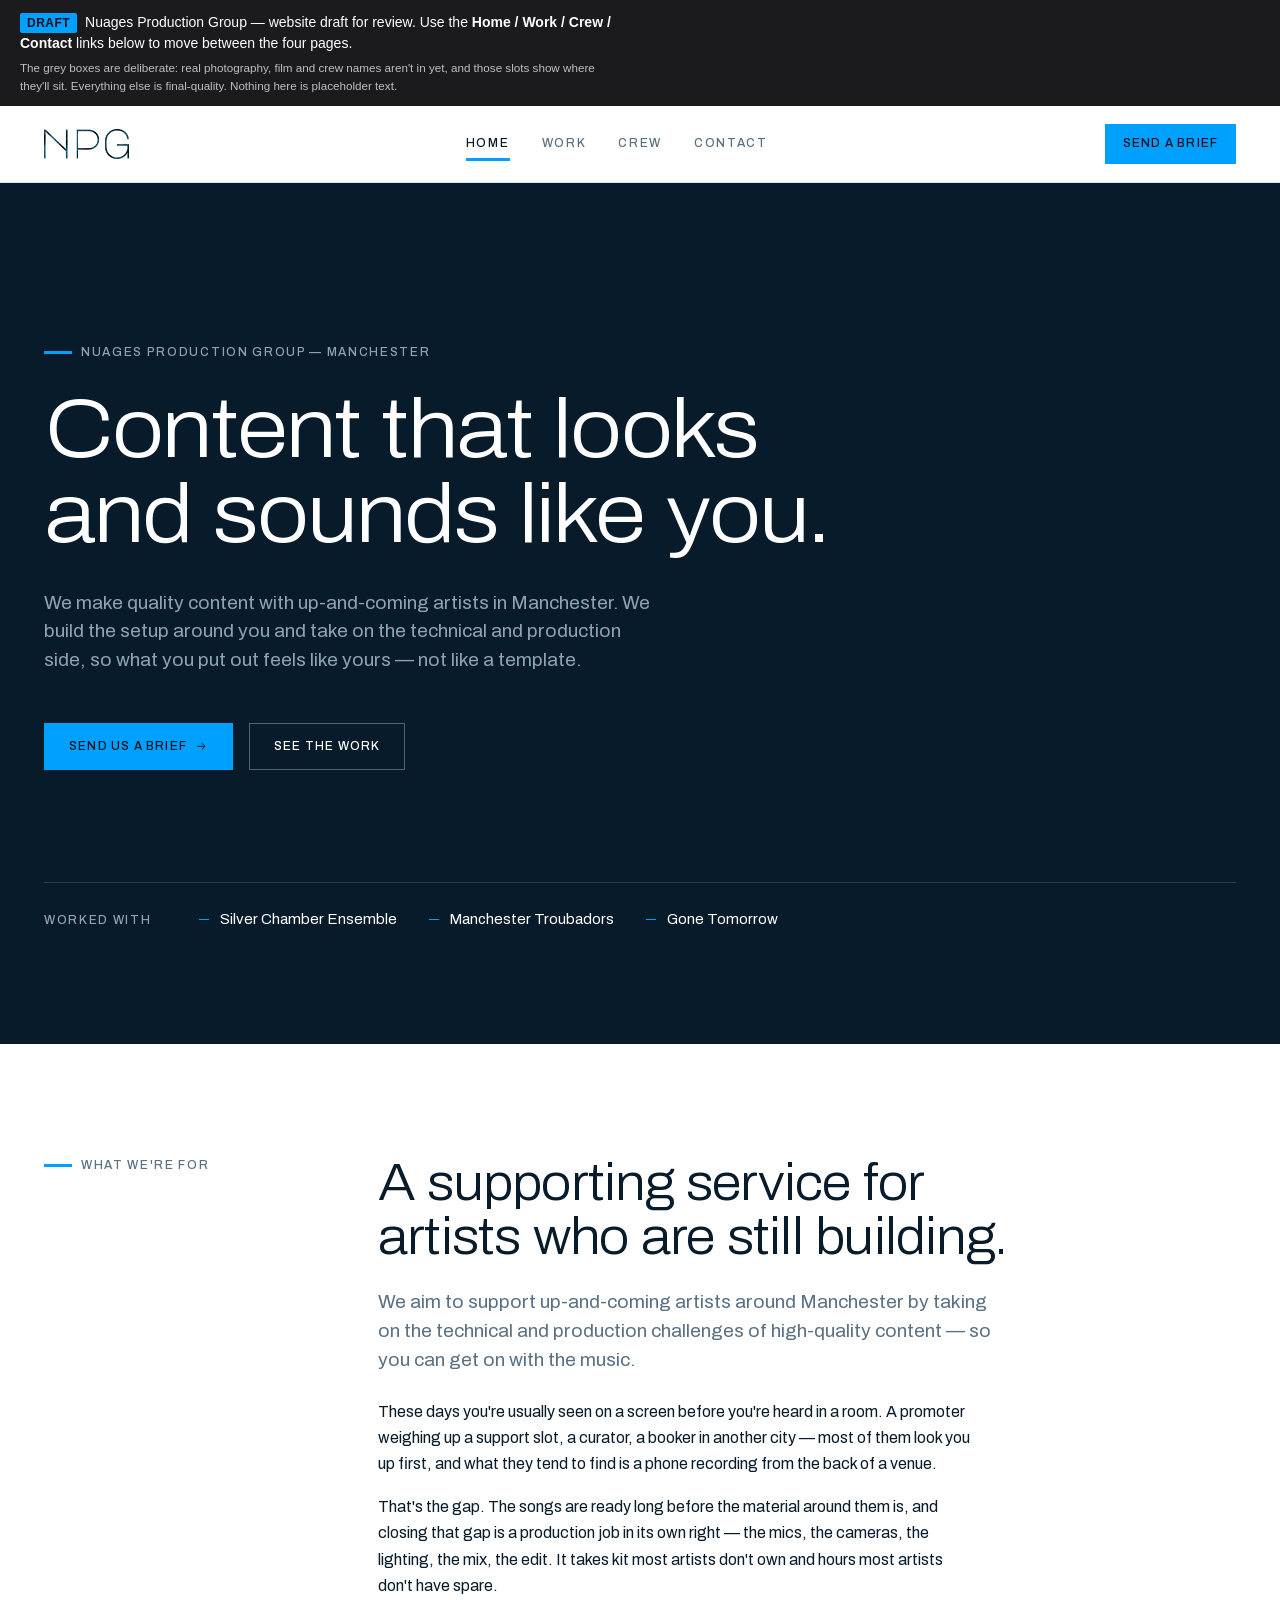
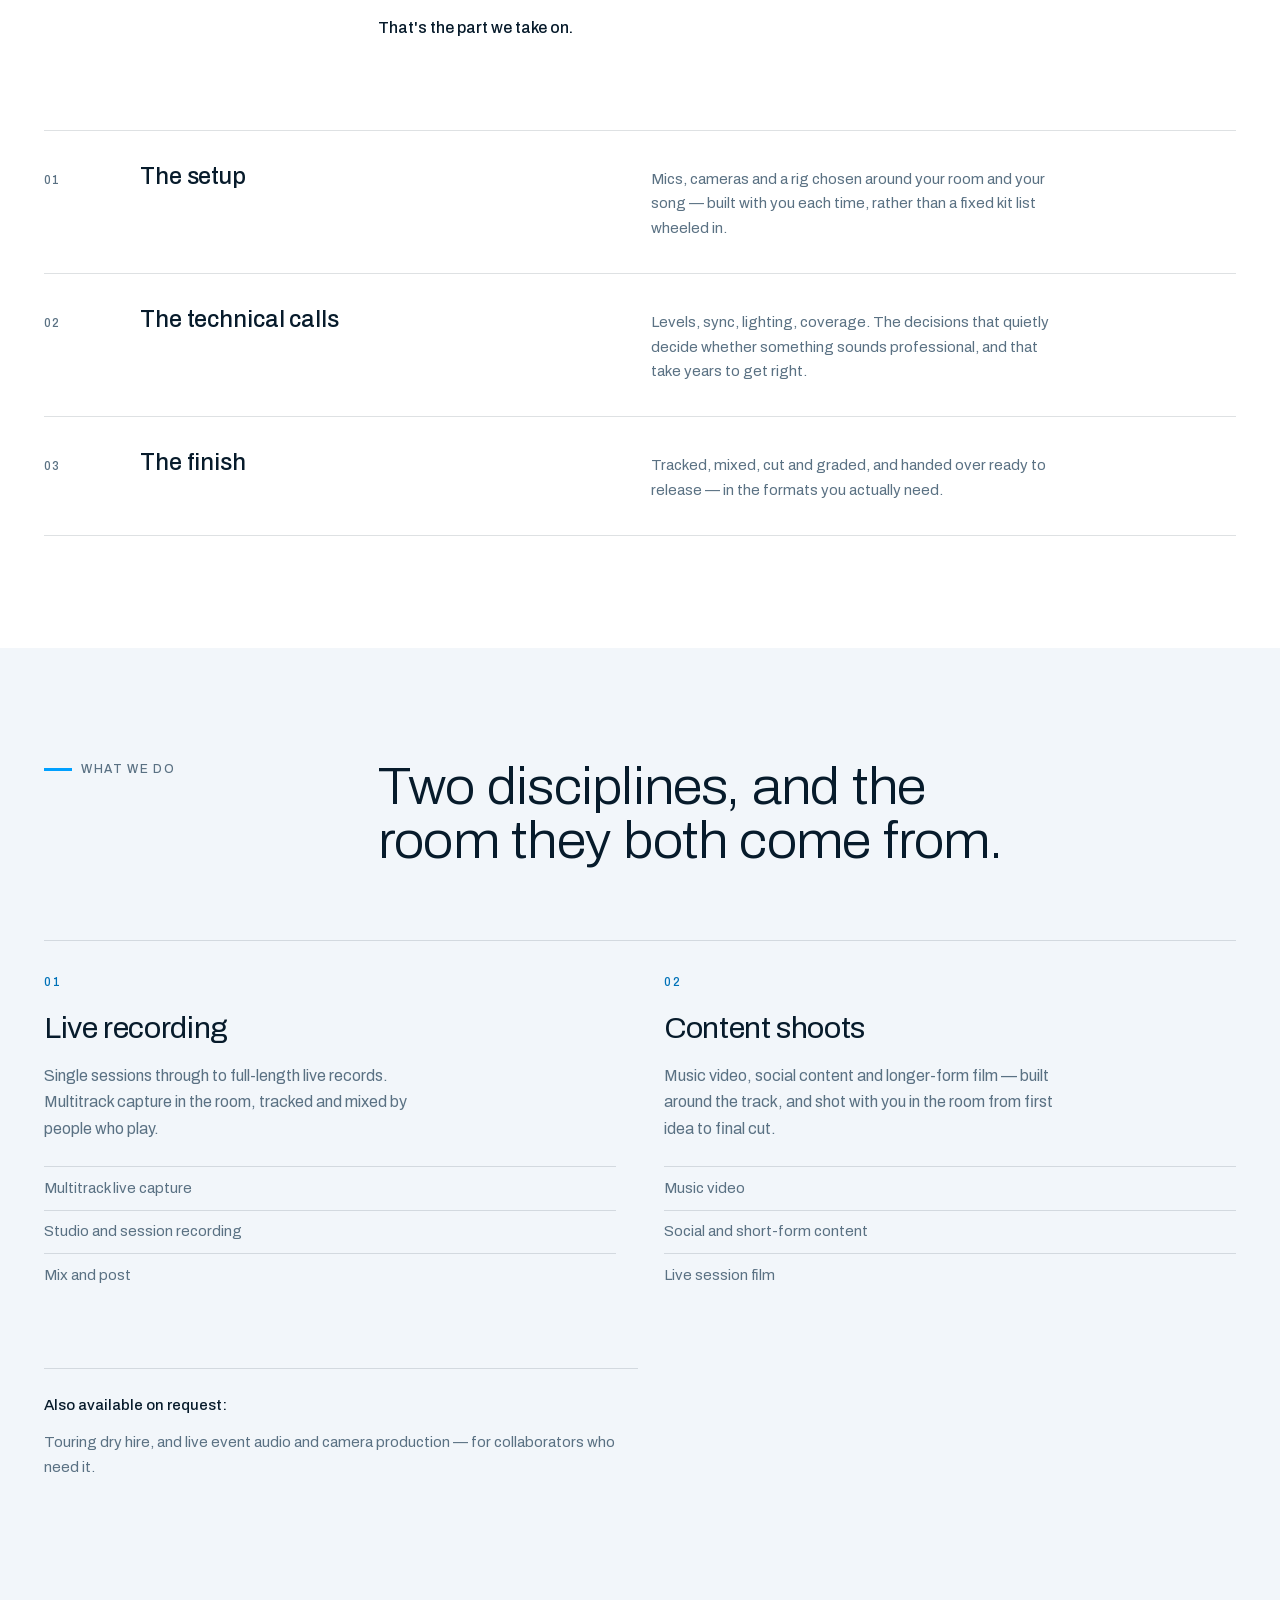
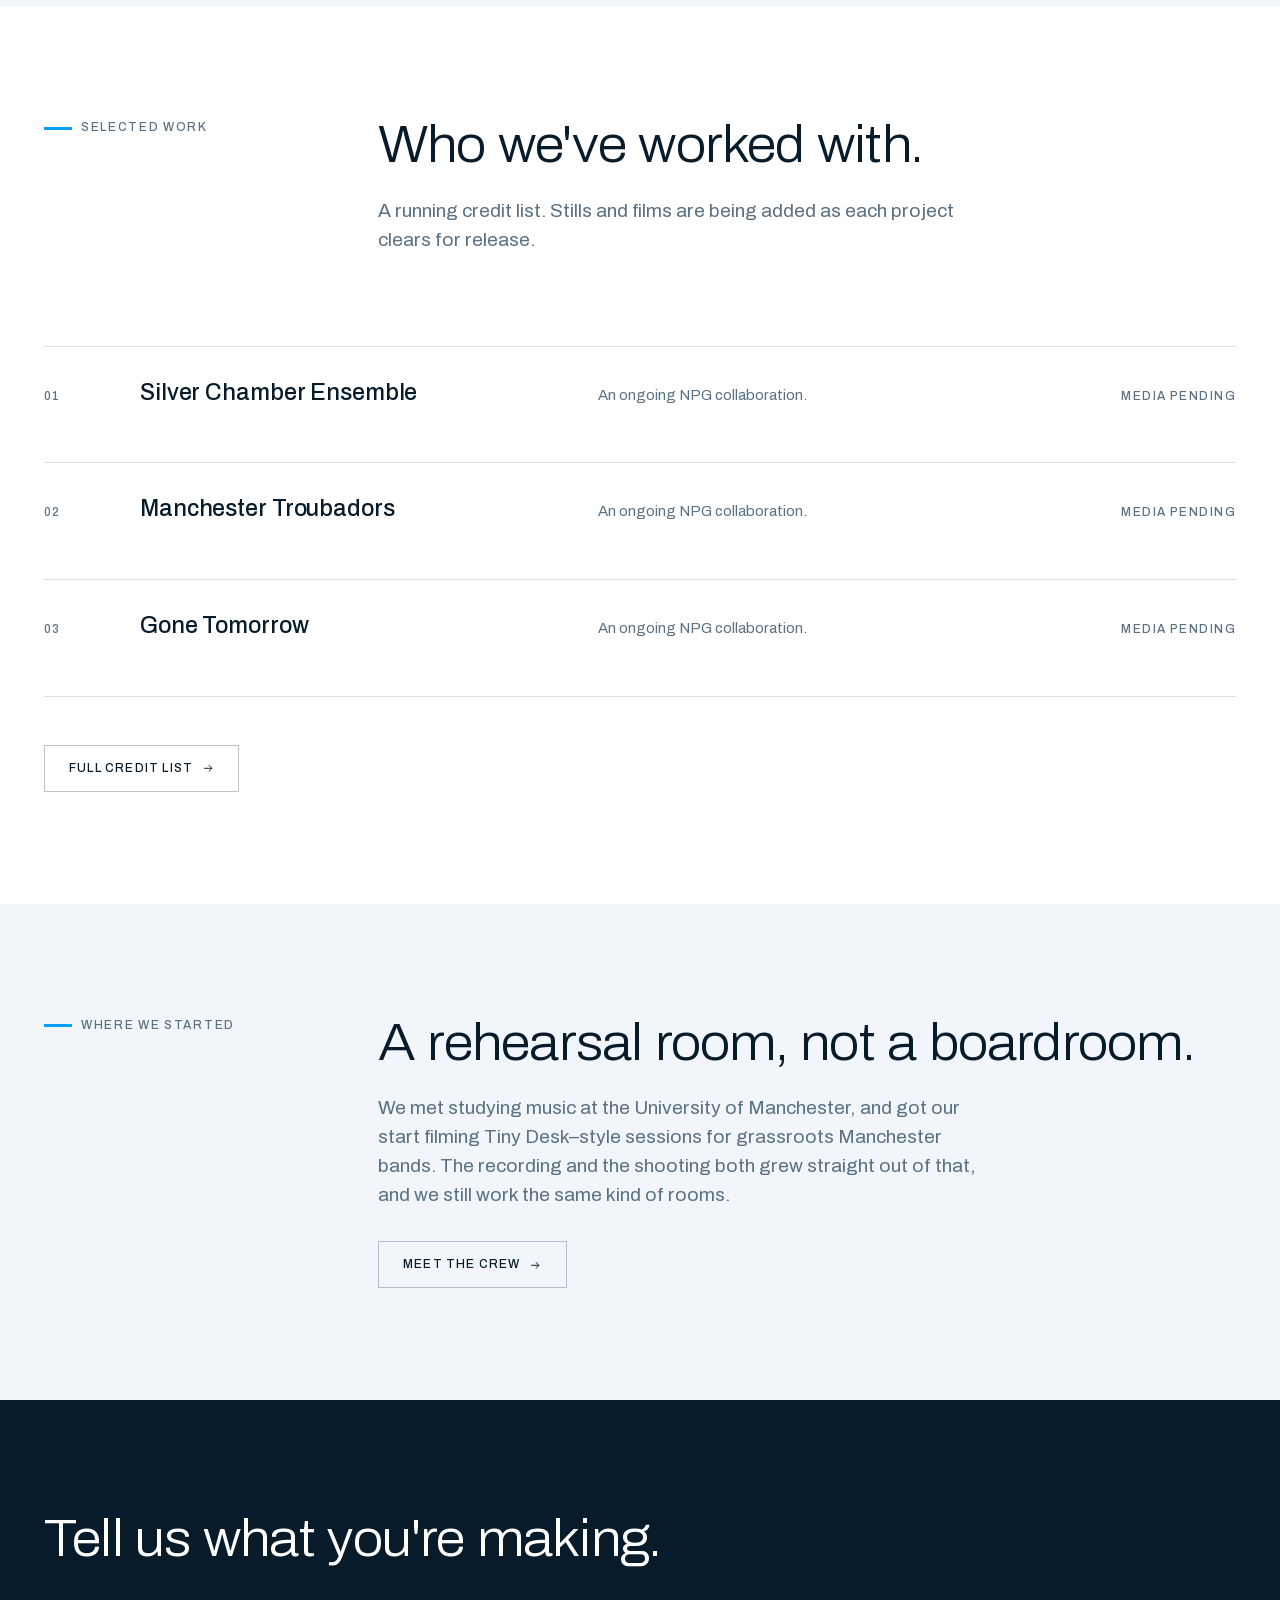
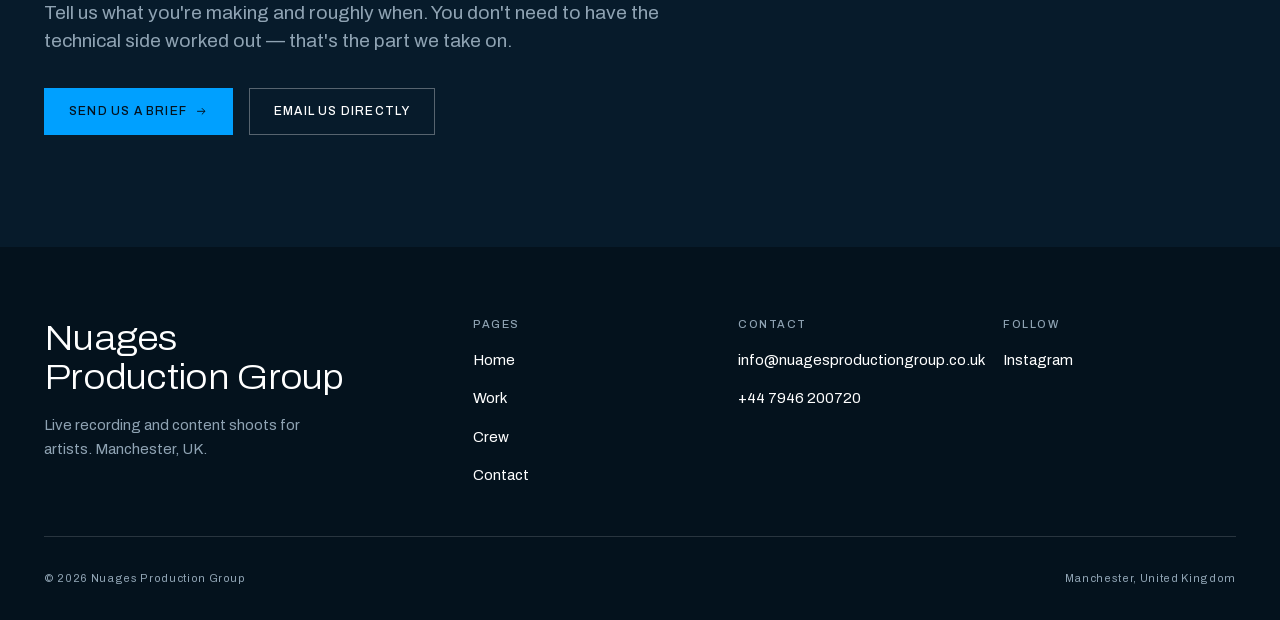
<file: legacy/NPG-website-draft.html>
<!doctype html>
<html lang="en">
<head>
<meta charset="UTF-8" />
<meta name="viewport" content="width=device-width, initial-scale=1.0" />
<title>Home — Nuages Production Group (draft)</title>
<meta name="robots" content="noindex, nofollow" />
<style>
@font-face {
  font-family: 'Archivo';
  font-style: normal;
  font-weight: 300 700;
  font-stretch: 62% 125%;
  font-display: swap;
  src: url([data-uri]) format('woff2');
}

/* ---- review wrapper: intentionally unstyled-looking, NOT part of the design ---- */
.rv-bar{background:#1b1b1e;color:#fff;font:14px/1.5 -apple-system,BlinkMacSystemFont,"Segoe UI",Roboto,Arial,sans-serif;
  padding:12px 20px;display:flex;gap:16px;align-items:flex-start;flex-wrap:wrap;justify-content:space-between}
.rv-bar p{margin:0;max-width:78ch}
.rv-bar strong{font-weight:600}
.rv-bar .rv-tag{display:inline-block;background:#00a0ff;color:#04121d;font-weight:700;
  padding:1px 7px;border-radius:2px;margin-right:8px;letter-spacing:.04em;font-size:12px}
.rv-bar small{opacity:.72;display:block;margin-top:5px}
@media print{.rv-bar{display:none}}

/* ==========================================================================
   Nuages Production Group — "The Technical Register"
   Tokens are normative and documented in /DESIGN.md.
   One typeface (Archivo, variable). One accent (#00A0FF, from the logo).
   Light-dominant page, anchored by deep-navy hero and footer.
   ========================================================================== */

:root {
  /* --- Accent: sampled directly from the logo wordmark --- */
  --azure: #00a0ff;
  --azure-deep: #0072b8;   /* small text / links on LIGHT grounds only */
  --azure-tint: #e6f5ff;

  /* --- Ink (deep navy anchors) --- */
  --ink: #071b2b;
  --ink-deep: #04121d;
  --ink-raised: #0e2a3f;

  /* --- Neutrals --- */
  --slate: #5a7183;         /* secondary text on light  — 5.1:1 on white */
  --slate-light: #8fa3b3;   /* secondary text on dark   — 6.7:1 on ink   */
  --paper: #ffffff;
  --paper-tint: #f2f6fa;
  --paper-tint-2: #e7eef4;

  /* --- Hairlines --- */
  --line: rgba(7, 27, 43, 0.13);
  --line-strong: rgba(7, 27, 43, 0.26);
  --line-dark: rgba(255, 255, 255, 0.15);
  --line-dark-strong: rgba(255, 255, 255, 0.32);

  /* --- Functional states --- */
  --state-error: #b3261e;
  --state-success: #1f6b3b;

  /* Derived alphas — the only two, both tints of tokens above. */
  --shadow-masthead: rgba(7, 27, 43, 0.09);   /* ink @ 9%    */
  --focus-ring: rgba(0, 160, 255, 0.22);      /* azure @ 22% */

  /* --- Type --- */
  --font: "Archivo", "Helvetica Neue", Arial, sans-serif;

  --t-display: clamp(2.5rem, 6.5vw, 5.75rem);
  --t-headline: clamp(1.9rem, 4vw, 3.4rem);
  /* Sits between headline and title: the discipline headings and the footer
     wordmark, which both need to out-rank a title without becoming a headline. */
  --t-subhead: clamp(1.35rem, 2.4vw, 1.9rem);
  /* The footer wordmark is the brand mark and must sit above a subhead;
     merging the two flattened that hierarchy. */
  --t-mark: clamp(1.6rem, 3vw, 2.2rem);
  --t-h3: clamp(1.15rem, 1.8vw, 1.45rem);
  --t-lede: clamp(1.05rem, 1.5vw, 1.3rem);
  --t-body: 1rem;
  --t-sm: 0.9375rem;
  --t-label: 0.75rem;
  --t-micro: 0.6875rem;

  /* --- Spacing --- */
  --s1: 0.5rem;
  --s2: 0.75rem;
  --s3: 1rem;
  --s4: 1.5rem;
  --s5: 2rem;
  --s6: 3rem;
  --s7: 4.5rem;
  --s8: 7rem;
  --s9: 10rem;

  --container: 1240px;
  --ease: cubic-bezier(0.22, 0.61, 0.36, 1);
}

*,
*::before,
*::after {
  box-sizing: border-box;
}

html {
  -webkit-text-size-adjust: 100%;
}

body {
  margin: 0;
  background: var(--paper);
  color: var(--ink);
  font-family: var(--font);
  font-size: var(--t-body);
  font-weight: 400;
  line-height: 1.65;
  font-stretch: 100%;
  -webkit-font-smoothing: antialiased;
  -moz-osx-font-smoothing: grayscale;
}

img {
  max-width: 100%;
  display: block;
}

a {
  color: inherit;
}

::selection {
  background: var(--azure);
  color: var(--ink-deep);
}

:focus-visible {
  outline: 3px solid var(--azure);
  outline-offset: 3px;
}

/* --------------------------------------------------------------------------
   Layout primitives
   -------------------------------------------------------------------------- */

.container {
  width: 100%;
  max-width: var(--container);
  margin-inline: auto;
  padding-inline: var(--s4);
}

@media (max-width: 640px) {
  .container {
    padding-inline: var(--s3);
  }
}

.section {
  padding-block: var(--s8);
}

.section--tight {
  padding-block: var(--s7);
}

.section--tint {
  background: var(--paper-tint);
}

.section--ink {
  background: var(--ink);
  color: var(--paper);
}

/* Asymmetric editorial split: narrow label column + wide content column */
.split {
  display: grid;
  grid-template-columns: minmax(0, 3fr) minmax(0, 9fr);
  gap: var(--s6);
  align-items: start;
}

@media (max-width: 900px) {
  .split {
    grid-template-columns: 1fr;
    gap: var(--s4);
  }
}

/* --------------------------------------------------------------------------
   Typography
   -------------------------------------------------------------------------- */

h1,
h2,
h3,
h4 {
  margin: 0;
  font-weight: 300;
  letter-spacing: -0.015em;
  line-height: 1.06;
  text-wrap: balance;
}

.display {
  font-size: var(--t-display);
  font-weight: 300;
  font-stretch: 112%;
  letter-spacing: -0.022em;
  line-height: 1.02;
}

.headline {
  font-size: var(--t-headline);
  font-weight: 300;
  font-stretch: 108%;
}

h3,
.title {
  font-size: var(--t-h3);
  font-weight: 500;
  letter-spacing: -0.005em;
  line-height: 1.25;
}

p {
  margin: 0 0 1em;
  max-width: 66ch;
}

.lede {
  font-size: var(--t-lede);
  line-height: 1.5;
  max-width: 56ch;
  color: var(--slate);
}

.section--ink .lede {
  color: var(--slate-light);
}

.muted {
  color: var(--slate);
}

.section--ink .muted {
  color: var(--slate-light);
}

.tabular {
  font-variant-numeric: tabular-nums;
}

/* Section eyebrow: short azure rule + tracked uppercase label */
.eyebrow {
  display: flex;
  align-items: center;
  gap: 0.75em;
  margin: 0 0 var(--s4);
  font-size: var(--t-label);
  font-weight: 500;
  letter-spacing: 0.14em;
  text-transform: uppercase;
  color: var(--slate);
}

.eyebrow::before {
  content: "";
  width: 28px;
  height: 3px;
  background: var(--azure);
  flex: none;
}

.section--ink .eyebrow {
  color: var(--slate-light);
}

.label {
  font-size: var(--t-label);
  font-weight: 500;
  letter-spacing: 0.14em;
  text-transform: uppercase;
  color: var(--slate);
}

/* --------------------------------------------------------------------------
   Masthead — light, logo sits on its own white ground (no plate needed)
   -------------------------------------------------------------------------- */

.masthead {
  position: sticky;
  top: 0;
  z-index: 50;
  background: var(--paper);
  border-bottom: 1px solid var(--line);
  transition: box-shadow 0.25s var(--ease);
}

.masthead[data-scrolled="true"] {
  box-shadow: 0 1px 16px var(--shadow-masthead);
}

.masthead__inner {
  display: flex;
  align-items: center;
  justify-content: space-between;
  gap: var(--s4);
  min-height: 76px;
}

.brand {
  display: inline-flex;
  align-items: center;
  text-decoration: none;
  flex: none;
}

.brand img {
  height: 30px;
  width: auto;
}

.nav {
  display: flex;
  align-items: center;
  gap: var(--s5);
  margin: 0;
  padding: 0;
  list-style: none;
}

.nav a {
  position: relative;
  display: block;
  padding-block: 0.35rem;
  font-size: var(--t-label);
  font-weight: 500;
  letter-spacing: 0.14em;
  text-transform: uppercase;
  text-decoration: none;
  color: var(--slate);
  transition: color 0.18s var(--ease);
}

.nav a::after {
  content: "";
  position: absolute;
  left: 0;
  right: 0;
  bottom: -2px;
  height: 3px;
  background: var(--azure);
  transform: scaleX(0);
  transform-origin: left;
  transition: transform 0.22s var(--ease);
}

.nav a:hover,
.nav a:focus-visible {
  color: var(--ink);
}

.nav a:hover::after,
.nav a:focus-visible::after {
  transform: scaleX(1);
}

.nav a[aria-current="page"] {
  color: var(--ink);
}

.nav a[aria-current="page"]::after {
  transform: scaleX(1);
}

.masthead__cta {
  flex: none;
}

.nav-toggle {
  display: none;
  width: 46px;
  height: 46px;
  padding: 0;
  background: none;
  border: 1px solid var(--line-strong);
  color: var(--ink);
  cursor: pointer;
  align-items: center;
  justify-content: center;
}

.nav-toggle span,
.nav-toggle span::before,
.nav-toggle span::after {
  display: block;
  width: 18px;
  height: 1.5px;
  background: currentColor;
  transition: transform 0.25s var(--ease), opacity 0.2s var(--ease);
}

.nav-toggle span::before,
.nav-toggle span::after {
  content: "";
  position: absolute;
}

.nav-toggle span::before {
  transform: translateY(-6px);
}

.nav-toggle span::after {
  transform: translateY(6px);
}

.nav-toggle[aria-expanded="true"] span {
  background: transparent;
}

.nav-toggle[aria-expanded="true"] span::before {
  transform: rotate(45deg);
}

.nav-toggle[aria-expanded="true"] span::after {
  transform: rotate(-45deg);
}

@media (max-width: 860px) {
  .nav-toggle {
    display: inline-flex;
    position: relative;
  }

  /* Needs to out-specify `.btn`, which is declared later in the file. */
  .masthead .masthead__cta {
    display: none;
  }

  .nav {
    position: fixed;
    inset: 76px 0 0 0;
    flex-direction: column;
    align-items: stretch;
    justify-content: flex-start;
    gap: 0;
    padding: var(--s4) var(--s4) var(--s7);
    background: var(--ink);
    transform: translateY(-8px);
    opacity: 0;
    pointer-events: none;
    transition: opacity 0.22s var(--ease), transform 0.28s var(--ease);
    overflow-y: auto;
  }

  .nav.is-open {
    opacity: 1;
    transform: none;
    pointer-events: auto;
  }

  .nav a,
  .nav a[aria-current="page"] {
    padding-block: var(--s4);
    border-bottom: 1px solid var(--line-dark);
    font-size: var(--t-body);
    letter-spacing: 0.1em;
    /* The panel is ink here, so the active link must reverse too — the
       light-ground rule above would otherwise leave it dark-on-dark. */
    color: var(--paper);
  }

  .nav a::after {
    bottom: -1px;
    height: 2px;
  }
}

/* --------------------------------------------------------------------------
   Buttons
   -------------------------------------------------------------------------- */

.btn {
  display: inline-flex;
  align-items: center;
  gap: 0.7em;
  padding: 1.05em 2em;
  border: 1px solid transparent;
  font-family: inherit;
  font-size: var(--t-label);
  font-weight: 500;
  letter-spacing: 0.1em;
  text-transform: uppercase;
  text-decoration: none;
  cursor: pointer;
  transition: background-color 0.2s var(--ease), color 0.2s var(--ease),
    border-color 0.2s var(--ease);
}

.btn svg {
  width: 1.05em;
  height: 1.05em;
  flex: none;
  transition: transform 0.25s var(--ease);
}

.btn:hover svg,
.btn:focus-visible svg {
  transform: translateX(4px);
}

.btn--primary {
  background: var(--azure);
  color: var(--ink-deep);
  border-color: var(--azure);
}

.btn--primary:hover,
.btn--primary:focus-visible {
  background: var(--paper);
  color: var(--ink);
  border-color: var(--ink);
}

.section--ink .btn--primary:hover,
.section--ink .btn--primary:focus-visible,
.hero .btn--primary:hover,
.hero .btn--primary:focus-visible {
  background: var(--paper);
  border-color: var(--paper);
  color: var(--ink-deep);
}

.btn--ghost {
  background: transparent;
  color: var(--ink);
  border-color: var(--line-strong);
}

.btn--ghost:hover,
.btn--ghost:focus-visible {
  background: var(--ink);
  border-color: var(--ink);
  color: var(--paper);
}

.section--ink .btn--ghost,
.hero .btn--ghost {
  color: var(--paper);
  border-color: var(--line-dark-strong);
}

.section--ink .btn--ghost:hover,
.section--ink .btn--ghost:focus-visible,
.hero .btn--ghost:hover,
.hero .btn--ghost:focus-visible {
  background: var(--paper);
  border-color: var(--paper);
  color: var(--ink);
}

.btn--sm {
  padding: 0.8em 1.4em;
}

/* Inline text link */
.link {
  color: var(--azure-deep);
  text-decoration: none;
  border-bottom: 1px solid currentColor;
  padding-bottom: 1px;
  transition: color 0.18s var(--ease), border-color 0.18s var(--ease);
}

.link:hover,
.link:focus-visible {
  color: var(--ink);
}

.section--ink .link,
.hero .link {
  color: var(--azure);
}

.section--ink .link:hover,
.hero .link:hover {
  color: var(--paper);
}

.btn-row {
  display: flex;
  flex-wrap: wrap;
  align-items: center;
  gap: var(--s3);
}

/* --------------------------------------------------------------------------
   Hero — the first deep-navy anchor
   -------------------------------------------------------------------------- */

/* Deliberately a plain ink field. This is where the references put a
   full-bleed live photograph, so it stays clear for one: type carries the
   viewport until NPG supplies imagery, and no texture stands in for it. */
.hero {
  position: relative;
  background: var(--ink);
  color: var(--paper);
  padding-block: var(--s9) var(--s8);
  overflow: hidden;
}

.hero__inner {
  position: relative;
  z-index: 1;
}

.hero .display {
  max-width: 16ch;
  margin-bottom: var(--s5);
}

.hero .lede {
  margin-bottom: var(--s6);
}

/* Hero proof line — real names, not restated claims. This replaced a fact
   strip whose cells duplicated the lede sitting directly above it. */
.hero__proof {
  display: flex;
  flex-wrap: wrap;
  align-items: baseline;
  gap: var(--s3) var(--s6);
  margin-top: var(--s8);
  padding-top: var(--s4);
  border-top: 1px solid var(--line-dark);
}

.hero__proof > .label {
  flex: none;
  margin: 0;
  color: var(--slate-light);
}

.hero__proof ul {
  display: flex;
  flex-wrap: wrap;
  align-items: baseline;
  gap: var(--s2) var(--s5);
  margin: 0;
  padding: 0;
  list-style: none;
}

.hero__proof li {
  color: var(--paper);
  font-size: var(--t-sm);
}

/* A hairline tick before each name — the accent as a marker, per DESIGN.md. */
.hero__proof li::before {
  content: "";
  display: inline-block;
  width: 10px;
  height: 1px;
  margin-right: 0.7em;
  vertical-align: 0.28em;
  background: var(--azure);
}

@media (max-width: 640px) {
  .hero__proof {
    gap: var(--s2);
  }

  .hero__proof ul {
    flex-direction: column;
    gap: var(--s2);
  }
}

/* --------------------------------------------------------------------------
   Row list — the system's primary content structure (replaces all cards)
   -------------------------------------------------------------------------- */

.rows {
  border-top: 1px solid var(--line);
}

.section--ink .rows {
  border-top-color: var(--line-dark);
}

.row {
  display: grid;
  grid-template-columns: 4.5rem minmax(0, 1fr) minmax(0, 1.15fr) auto;
  gap: var(--s4);
  align-items: baseline;
  padding-block: var(--s5);
  border-bottom: 1px solid var(--line);
  text-decoration: none;
  color: inherit;
  transition: transform 0.28s var(--ease);
}

.section--ink .row {
  border-bottom-color: var(--line-dark);
}

.row__index {
  font-size: var(--t-label);
  font-weight: 500;
  letter-spacing: 0.12em;
  color: var(--slate);
  font-variant-numeric: tabular-nums;
  transition: color 0.22s var(--ease);
}

.row__title {
  font-size: var(--t-h3);
  font-weight: 500;
  letter-spacing: -0.005em;
  line-height: 1.25;
}

.row__detail {
  margin: 0;
  font-size: var(--t-sm);
  color: var(--slate);
  max-width: 46ch;
}

.section--ink .row__detail {
  color: var(--slate-light);
}

.row__meta {
  font-size: var(--t-label);
  font-weight: 500;
  letter-spacing: 0.12em;
  text-transform: uppercase;
  color: var(--slate);
  font-variant-numeric: tabular-nums;
  text-align: right;
  white-space: nowrap;
}

a.row:hover,
a.row:focus-visible {
  transform: translateX(4px);
}

a.row:hover .row__index,
a.row:focus-visible .row__index {
  color: var(--azure-deep);
}

.row--pending .row__title {
  color: var(--slate);
}

@media (max-width: 860px) {
  .row {
    grid-template-columns: 1fr auto;
    gap: var(--s2) var(--s3);
    padding-block: var(--s4);
  }

  .row__index {
    grid-column: 1;
  }

  .row__meta {
    grid-column: 2;
    grid-row: 1;
  }

  .row__title,
  .row__detail {
    grid-column: 1 / -1;
  }
}

/* --------------------------------------------------------------------------
   Capability blocks — the two lead disciplines
   -------------------------------------------------------------------------- */

.disciplines {
  display: grid;
  grid-template-columns: repeat(2, minmax(0, 1fr));
  gap: var(--s6);
  border-top: 1px solid var(--line);
}

@media (max-width: 860px) {
  .disciplines {
    grid-template-columns: 1fr;
    gap: 0;
  }
}

.discipline {
  padding-top: var(--s5);
}

@media (max-width: 860px) {
  .discipline {
    padding-block: var(--s5);
    border-bottom: 1px solid var(--line);
  }

  .discipline:last-child {
    border-bottom: none;
  }
}

.discipline__index {
  display: block;
  margin-bottom: var(--s3);
  font-size: var(--t-label);
  font-weight: 500;
  letter-spacing: 0.14em;
  color: var(--azure-deep);
  font-variant-numeric: tabular-nums;
}

.discipline h3 {
  margin-bottom: var(--s3);
  font-size: var(--t-subhead);
  font-weight: 400;
  letter-spacing: -0.012em;
}

.discipline p {
  color: var(--slate);
  max-width: 44ch;
}

.discipline__list {
  margin: var(--s4) 0 0;
  padding: 0;
  list-style: none;
}

.discipline__list li {
  padding-block: 0.55rem;
  border-top: 1px solid var(--line);
  font-size: var(--t-sm);
  color: var(--slate);
}

/* An aside for the on-request services — deliberately quiet */
.aside-note {
  display: flex;
  flex-wrap: wrap;
  align-items: baseline;
  gap: var(--s2) var(--s4);
  margin-top: var(--s7);
  padding-top: var(--s4);
  border-top: 1px solid var(--line);
  font-size: var(--t-sm);
  color: var(--slate);
}

.aside-note strong {
  font-weight: 500;
  color: var(--ink);
}

.section--ink .aside-note {
  border-top-color: var(--line-dark);
  color: var(--slate-light);
}

.section--ink .aside-note strong {
  color: var(--paper);
}

/* --------------------------------------------------------------------------
   Media slot — honest placeholder until real photography arrives
   -------------------------------------------------------------------------- */

.media-slot {
  position: relative;
  aspect-ratio: 16 / 9;
  background: var(--paper-tint-2);
  border: 1px solid var(--line);
  display: flex;
  align-items: center;
  justify-content: center;
}

.media-slot span {
  font-size: var(--t-micro);
  font-weight: 500;
  letter-spacing: 0.14em;
  text-transform: uppercase;
  color: var(--slate);
}

.media-slot--dark {
  background: var(--ink-raised);
  border-color: var(--line-dark);
}

.media-slot--dark span {
  color: var(--slate-light);
}

/* --------------------------------------------------------------------------
   Crew
   -------------------------------------------------------------------------- */

.crew {
  display: grid;
  grid-template-columns: repeat(3, minmax(0, 1fr));
  gap: var(--s6);
}

@media (max-width: 860px) {
  .crew {
    grid-template-columns: 1fr;
    gap: var(--s6);
  }
}

.crew__member .media-slot {
  aspect-ratio: 4 / 5;
  margin-bottom: var(--s4);
}

.crew__role {
  margin: 0 0 var(--s2);
  font-size: var(--t-h3);
  font-weight: 500;
  letter-spacing: -0.005em;
}

.crew__meta {
  margin: 0;
  font-size: var(--t-sm);
  color: var(--slate);
}

/* --------------------------------------------------------------------------
   Enquiry form
   -------------------------------------------------------------------------- */

.form {
  display: grid;
  gap: var(--s5);
}

.form__grid {
  display: grid;
  grid-template-columns: repeat(2, minmax(0, 1fr));
  gap: var(--s5);
}

@media (max-width: 640px) {
  .form__grid {
    grid-template-columns: 1fr;
  }
}

.field {
  display: flex;
  flex-direction: column;
  gap: var(--s2);
}

.field--full {
  grid-column: 1 / -1;
}

.field label {
  font-size: var(--t-label);
  font-weight: 500;
  letter-spacing: 0.14em;
  text-transform: uppercase;
  color: var(--slate);
}

.field input,
.field select,
.field textarea {
  width: 100%;
  padding: 0.9em 1em;
  font-family: inherit;
  font-size: var(--t-body);
  color: var(--ink);
  background: var(--paper);
  border: 1px solid var(--line-strong);
  border-radius: 0;
  transition: border-color 0.18s var(--ease), box-shadow 0.18s var(--ease);
}

.field textarea {
  min-height: 150px;
  resize: vertical;
}

.field input:focus,
.field select:focus,
.field textarea:focus {
  outline: none;
  border-color: var(--azure);
  border-width: 2px;
  padding: calc(0.9em - 1px) calc(1em - 1px);
  box-shadow: 0 0 0 3px var(--focus-ring);
}

.field .error {
  display: none;
  font-size: var(--t-micro);
  letter-spacing: 0.06em;
  color: var(--state-error);
}

.field.has-error .error {
  display: block;
}

.field.has-error input,
.field.has-error select,
.field.has-error textarea {
  border-color: var(--state-error);
}

.form__footer {
  display: flex;
  flex-wrap: wrap;
  align-items: center;
  gap: var(--s4);
  padding-top: var(--s3);
  border-top: 1px solid var(--line);
}

.form__status {
  margin: 0;
  font-size: var(--t-sm);
  color: var(--slate);
  min-height: 1.4em;
  max-width: 46ch;
}

.form__status[data-state="error"] {
  color: var(--state-error);
}

.form__status[data-state="success"] {
  color: var(--state-success);
}

/* Direct contact rows */
.contact-direct {
  display: grid;
  grid-template-columns: repeat(3, minmax(0, 1fr));
  gap: var(--s5);
  margin-top: var(--s7);
  padding-top: var(--s5);
  border-top: 1px solid var(--line);
}

@media (max-width: 780px) {
  .contact-direct {
    grid-template-columns: 1fr;
    gap: var(--s4);
  }
}

.contact-direct dt {
  margin-bottom: var(--s2);
  font-size: var(--t-micro);
  font-weight: 500;
  letter-spacing: 0.14em;
  text-transform: uppercase;
  color: var(--slate);
}

.contact-direct dd {
  margin: 0;
  font-size: var(--t-sm);
}

.contact-direct a {
  text-decoration: none;
  border-bottom: 1px solid var(--line-strong);
  padding-bottom: 2px;
  transition: border-color 0.18s var(--ease), color 0.18s var(--ease);
}

.contact-direct a:hover,
.contact-direct a:focus-visible {
  color: var(--azure-deep);
  border-color: var(--azure-deep);
}

/* --------------------------------------------------------------------------
   Call-to-action band (the one permitted third dark band)
   -------------------------------------------------------------------------- */

.cta-band {
  background: var(--ink);
  color: var(--paper);
  padding-block: var(--s8);
}

.cta-band .headline {
  max-width: 20ch;
  margin-bottom: var(--s5);
}

/* --------------------------------------------------------------------------
   Footer — the second deep-navy anchor
   -------------------------------------------------------------------------- */

.site-footer {
  background: var(--ink-deep);
  color: var(--paper);
  padding-block: var(--s7) var(--s5);
}

.site-footer__top {
  display: grid;
  grid-template-columns: minmax(0, 4fr) minmax(0, 8fr);
  gap: var(--s6);
  padding-bottom: var(--s6);
  border-bottom: 1px solid var(--line-dark);
}

@media (max-width: 860px) {
  .site-footer__top {
    grid-template-columns: 1fr;
    gap: var(--s5);
  }
}

.site-footer__cols {
  display: grid;
  grid-template-columns: repeat(3, minmax(0, 1fr));
  gap: var(--s5);
}

@media (max-width: 640px) {
  .site-footer__cols {
    grid-template-columns: 1fr;
    gap: var(--s4);
  }
}

.site-footer h2 {
  font-size: var(--t-micro);
  font-weight: 500;
  letter-spacing: 0.14em;
  text-transform: uppercase;
  color: var(--slate-light);
  margin-bottom: var(--s3);
}

.site-footer ul {
  margin: 0;
  padding: 0;
  list-style: none;
  display: grid;
  gap: var(--s2);
}

.site-footer a {
  font-size: var(--t-sm);
  text-decoration: none;
  color: var(--paper);
  transition: color 0.18s var(--ease);
}

.site-footer a:hover,
.site-footer a:focus-visible {
  color: var(--azure);
}

.site-footer__mark {
  font-size: var(--t-mark);
  font-weight: 300;
  font-stretch: 112%;
  letter-spacing: -0.02em;
  line-height: 1.1;
  margin-bottom: var(--s3);
}

.site-footer__bottom {
  display: flex;
  flex-wrap: wrap;
  justify-content: space-between;
  gap: var(--s3);
  padding-top: var(--s5);
  font-size: var(--t-micro);
  letter-spacing: 0.06em;
  color: var(--slate-light);
}

/* --------------------------------------------------------------------------
   Page header (interior pages)
   -------------------------------------------------------------------------- */

.page-head {
  background: var(--ink);
  color: var(--paper);
  padding-block: var(--s8) var(--s7);
}

.page-head .display {
  max-width: 18ch;
  margin-bottom: var(--s4);
}

/* --------------------------------------------------------------------------
   Motion — one authored moment. Content is visible unless JS opts in.
   -------------------------------------------------------------------------- */

[data-reveal="on"] .reveal {
  opacity: 0;
  transform: translateY(14px);
}

[data-reveal="on"] .reveal.is-in {
  opacity: 1;
  transform: none;
  transition: opacity 0.6s var(--ease), transform 0.7s var(--ease);
}

@media (prefers-reduced-motion: reduce) {
  /* Keep colour/state feedback; drop movement and reveals. */
  [data-reveal="on"] .reveal,
  [data-reveal="on"] .reveal.is-in {
    opacity: 1;
    transform: none;
    transition: none;
  }

  .btn svg,
  a.row,
  .nav a::after {
    transition: none !important;
  }

  a.row:hover,
  a.row:focus-visible {
    transform: none;
  }

  .btn:hover svg,
  .btn:focus-visible svg {
    transform: none;
  }

  html {
    scroll-behavior: auto;
  }
}

/* --------------------------------------------------------------------------
   Dark surfaces — every deep-navy context, handled in one place.
   Kept last so it settles specificity ties with the base rules above.
   Secondary text must step up to --slate-light here: --slate is 3.4:1 on ink.
   -------------------------------------------------------------------------- */

.hero .lede,
.section--ink .lede,
.cta-band .lede,
.page-head .lede,
.hero .muted,
.section--ink .muted,
.cta-band .muted,
.page-head .muted,
.site-footer .muted,
.hero .eyebrow,
.section--ink .eyebrow,
.cta-band .eyebrow,
.page-head .eyebrow,
.hero .label,
.section--ink .label,
.cta-band .label,
.page-head .label,
.hero .row__detail,
.section--ink .row__detail,
.cta-band .row__detail,
.page-head .row__detail {
  color: var(--slate-light);
}

.hero .rows,
.section--ink .rows,
.cta-band .rows,
.page-head .rows {
  border-top-color: var(--line-dark);
}

.hero .row,
.section--ink .row,
.cta-band .row,
.page-head .row {
  border-bottom-color: var(--line-dark);
}

.hero .aside-note,
.section--ink .aside-note,
.cta-band .aside-note,
.page-head .aside-note {
  border-top-color: var(--line-dark);
  color: var(--slate-light);
}

.hero .aside-note strong,
.section--ink .aside-note strong,
.cta-band .aside-note strong,
.page-head .aside-note strong {
  color: var(--paper);
}

.hero .link,
.section--ink .link,
.cta-band .link,
.page-head .link,
.site-footer .link {
  color: var(--azure);
}

.hero .link:hover,
.section--ink .link:hover,
.cta-band .link:hover,
.page-head .link:hover,
.site-footer .link:hover {
  color: var(--paper);
}

.hero .btn--ghost,
.section--ink .btn--ghost,
.cta-band .btn--ghost,
.page-head .btn--ghost,
.site-footer .btn--ghost {
  color: var(--paper);
  border-color: var(--line-dark-strong);
}

.hero .btn--ghost:hover,
.hero .btn--ghost:focus-visible,
.section--ink .btn--ghost:hover,
.section--ink .btn--ghost:focus-visible,
.cta-band .btn--ghost:hover,
.cta-band .btn--ghost:focus-visible,
.page-head .btn--ghost:hover,
.page-head .btn--ghost:focus-visible,
.site-footer .btn--ghost:hover,
.site-footer .btn--ghost:focus-visible {
  background: var(--paper);
  border-color: var(--paper);
  color: var(--ink);
}

.hero .btn--primary:hover,
.hero .btn--primary:focus-visible,
.section--ink .btn--primary:hover,
.section--ink .btn--primary:focus-visible,
.cta-band .btn--primary:hover,
.cta-band .btn--primary:focus-visible,
.page-head .btn--primary:hover,
.page-head .btn--primary:focus-visible {
  background: var(--paper);
  border-color: var(--paper);
  color: var(--ink-deep);
}

.visually-hidden {
  position: absolute;
  width: 1px;
  height: 1px;
  padding: 0;
  margin: -1px;
  overflow: hidden;
  clip: rect(0 0 0 0);
  white-space: nowrap;
  border: 0;
}

.skip-link {
  position: absolute;
  left: var(--s3);
  top: -60px;
  z-index: 100;
  padding: 0.75em 1.25em;
  background: var(--azure);
  color: var(--ink-deep);
  font-size: var(--t-label);
  font-weight: 500;
  letter-spacing: 0.1em;
  text-transform: uppercase;
  text-decoration: none;
  transition: top 0.2s var(--ease);
}

.skip-link:focus {
  top: var(--s3);
}

.rv-page[hidden]{display:none}
</style>
</head>
<body>
<div class="rv-bar">
  <p><span class="rv-tag">DRAFT</span>Nuages Production Group — website draft for review.
  Use the <strong>Home / Work / Crew / Contact</strong> links below to move between the four pages.
  <small>The grey boxes are deliberate: real photography, film and crew names aren't in yet, and those
  slots show where they'll sit. Everything else is final-quality. Nothing here is placeholder text.</small></p>
</div>
<a class="skip-link" href="#main">Skip to content</a>

<header class="masthead">
  <div class="container masthead__inner">
    <a class="brand" href="#home" data-goto="home" aria-label="Nuages Production Group — home">
      <img src="[data-uri]" alt="Nuages Production Group" />
    </a>
    <button class="nav-toggle" type="button" aria-expanded="false" aria-controls="nav" aria-label="Menu"><span></span></button>
    <ul class="nav" id="nav">
        <li><a href="#home" data-goto="home" aria-current="page">Home</a></li>
        <li><a href="#work" data-goto="work">Work</a></li>
        <li><a href="#crew" data-goto="crew">Crew</a></li>
        <li><a href="#contact" data-goto="contact">Contact</a></li>
    </ul>
    <a class="btn btn--primary btn--sm masthead__cta" href="#contact" data-goto="contact">Send a brief</a>
  </div>
</header>

<div class="rv-page" id="page-home" data-page="home">
<main><section class="hero">
      <div class="container hero__inner">
        <p class="eyebrow">Nuages Production Group — Manchester</p>
        <h1 class="display">Content that looks and sounds like you.</h1>
        <p class="lede">We make quality content with up-and-coming artists in Manchester. We build the setup around you and take on the technical and production side, so what you put out feels like yours — not like a template.</p>
        <div class="btn-row">
          <a class="btn btn--primary" href="contact.html">
            Send us a brief
            <svg viewBox="0 0 24 24" fill="none" stroke="currentColor" stroke-width="1.8" aria-hidden="true"><path d="M4 12h15M13 6l6 6-6 6"/></svg>
          </a>
          <a class="btn btn--ghost" href="work.html">See the work</a>
        </div>

        <div class="hero__proof">
          <p class="label">Worked with</p>
          <ul>
            <li>Silver Chamber Ensemble</li>
            <li>Manchester Troubadors</li>
            <li>Gone Tomorrow</li>
          </ul>
        </div>
      </div>
    </section>

    <section class="section">
      <div class="container">
        <div class="split reveal">
          <div>
            <p class="eyebrow">What we're for</p>
          </div>
          <div>
            <h2 class="headline">A supporting service for artists who are still building.</h2>
            <p class="lede" style="margin-top: var(--s4);">We aim to support up-and-coming artists around Manchester by taking on the technical and production challenges of high-quality content — so you can get on with the music.</p>
            <p style="margin-top: var(--s4);">These days you're usually seen on a screen before you're heard in a room. A promoter weighing up a support slot, a curator, a booker in another city — most of them look you up first, and what they tend to find is a phone recording from the back of a venue.</p>
            <p>That's the gap. The songs are ready long before the material around them is, and closing that gap is a production job in its own right — the mics, the cameras, the lighting, the mix, the edit. It takes kit most artists don't own and hours most artists don't have spare.</p>
            <p><strong style="font-weight:500;">That's the part we take on.</strong></p>
          </div>
        </div>

        <div class="rows reveal" style="margin-top: var(--s7);">
          <div class="row">
            <span class="row__index tabular">01</span>
            <p class="row__title">The setup</p>
            <p class="row__detail">Mics, cameras and a rig chosen around your room and your song — built with you each time, rather than a fixed kit list wheeled in.</p>
          </div>
          <div class="row">
            <span class="row__index tabular">02</span>
            <p class="row__title">The technical calls</p>
            <p class="row__detail">Levels, sync, lighting, coverage. The decisions that quietly decide whether something sounds professional, and that take years to get right.</p>
          </div>
          <div class="row">
            <span class="row__index tabular">03</span>
            <p class="row__title">The finish</p>
            <p class="row__detail">Tracked, mixed, cut and graded, and handed over ready to release — in the formats you actually need.</p>
          </div>
        </div>
      </div>
    </section>

    <section class="section section--tint">
      <div class="container">
        <div class="split reveal">
          <div>
            <p class="eyebrow">What we do</p>
          </div>
          <div>
            <h2 class="headline">Two disciplines, and the room they both come from.</h2>
          </div>
        </div>

        <div class="disciplines reveal" style="margin-top: var(--s7);">
          <div class="discipline">
            <span class="discipline__index tabular">01</span>
            <h3>Live recording</h3>
            <p>Single sessions through to full-length live records. Multitrack capture in the room, tracked and mixed by people who play.</p>
            <ul class="discipline__list">
              <li>Multitrack live capture</li>
              <li>Studio and session recording</li>
              <li>Mix and post</li>
            </ul>
          </div>
          <div class="discipline">
            <span class="discipline__index tabular">02</span>
            <h3>Content shoots</h3>
            <p>Music video, social content and longer-form film — built around the track, and shot with you in the room from first idea to final cut.</p>
            <ul class="discipline__list">
              <li>Music video</li>
              <li>Social and short-form content</li>
              <li>Live session film</li>
            </ul>
          </div>
        </div>

        <p class="aside-note reveal">
          <strong>Also available on request:</strong>
          <span>Touring dry hire, and live event audio and camera production — for collaborators who need it.</span>
        </p>
      </div>
    </section>

    <section class="section">
      <div class="container">
        <div class="split reveal">
          <div>
            <p class="eyebrow">Selected work</p>
          </div>
          <div>
            <h2 class="headline">Who we've worked with.</h2>
            <p class="lede" style="margin-top: var(--s4);">A running credit list. Stills and films are being added as each project clears for release.</p>
          </div>
        </div>

        <div class="rows reveal" style="margin-top: var(--s7);">
          <div class="row">
            <span class="row__index tabular">01</span>
            <p class="row__title">Silver Chamber Ensemble</p>
            <p class="row__detail">An ongoing NPG collaboration.</p>
            <span class="row__meta">Media pending</span>
          </div>
          <div class="row">
            <span class="row__index tabular">02</span>
            <p class="row__title">Manchester Troubadors</p>
            <p class="row__detail">An ongoing NPG collaboration.</p>
            <span class="row__meta">Media pending</span>
          </div>
          <div class="row">
            <span class="row__index tabular">03</span>
            <p class="row__title">Gone Tomorrow</p>
            <p class="row__detail">An ongoing NPG collaboration.</p>
            <span class="row__meta">Media pending</span>
          </div>
        </div>

        <div class="btn-row" style="margin-top: var(--s6);">
          <a class="btn btn--ghost" href="work.html">
            Full credit list
            <svg viewBox="0 0 24 24" fill="none" stroke="currentColor" stroke-width="1.8" aria-hidden="true"><path d="M4 12h15M13 6l6 6-6 6"/></svg>
          </a>
        </div>
      </div>
    </section>

    <section class="section section--tint">
      <div class="container">
        <div class="split reveal">
          <div>
            <p class="eyebrow">Where we started</p>
          </div>
          <div>
            <h2 class="headline">A rehearsal room, not a boardroom.</h2>
            <p class="lede" style="margin-top: var(--s4);">We met studying music at the University of Manchester, and got our start filming Tiny&nbsp;Desk–style sessions for grassroots Manchester bands. The recording and the shooting both grew straight out of that, and we still work the same kind of rooms.</p>
            <div class="btn-row" style="margin-top: var(--s5);">
              <a class="btn btn--ghost" href="bio.html">
                Meet the crew
                <svg viewBox="0 0 24 24" fill="none" stroke="currentColor" stroke-width="1.8" aria-hidden="true"><path d="M4 12h15M13 6l6 6-6 6"/></svg>
              </a>
            </div>
          </div>
        </div>
      </div>
    </section>

    <section class="cta-band">
      <div class="container">
        <h2 class="headline">Tell us what you're making.</h2>
        <p class="lede">Tell us what you're making and roughly when. You don't need to have the technical side worked out — that's the part we take on.</p>
        <div class="btn-row" style="margin-top: var(--s5);">
          <a class="btn btn--primary" href="contact.html">
            Send us a brief
            <svg viewBox="0 0 24 24" fill="none" stroke="currentColor" stroke-width="1.8" aria-hidden="true"><path d="M4 12h15M13 6l6 6-6 6"/></svg>
          </a>
          <a class="btn btn--ghost" href="mailto:info@nuagesproductiongroup.co.uk">Email us directly</a>
        </div>
      </div>
    </section></main>
</div>

<div class="rv-page" id="page-work" data-page="work" hidden>
<main><section class="page-head">
      <div class="container">
        <p class="eyebrow">Selected work</p>
        <h1 class="display">Credits.</h1>
        <p class="lede">Every artist we've worked with, listed as it stands. Stills and films go up as each one clears for release — nothing here is a mock-up.</p>
      </div>
    </section>

    <section class="section">
      <div class="container">
        <div class="rows reveal">
          <div class="row">
            <span class="row__index tabular">01</span>
            <p class="row__title">Silver Chamber Ensemble</p>
            <p class="row__detail">An ongoing NPG collaboration.</p>
            <span class="row__meta">Media pending</span>
          </div>
          <div class="row">
            <span class="row__index tabular">02</span>
            <p class="row__title">Manchester Troubadors</p>
            <p class="row__detail">An ongoing NPG collaboration.</p>
            <span class="row__meta">Media pending</span>
          </div>
          <div class="row">
            <span class="row__index tabular">03</span>
            <p class="row__title">Gone Tomorrow</p>
            <p class="row__detail">An ongoing NPG collaboration.</p>
            <span class="row__meta">Media pending</span>
          </div>
          <div class="row row--pending">
            <span class="row__index tabular">—</span>
            <p class="row__title">Grassroots sessions</p>
            <p class="row__detail">The Tiny&nbsp;Desk–style sessions with Manchester bands that NPG started out making.</p>
            <span class="row__meta">Archive</span>
          </div>
        </div>
      </div>
    </section>

    <section class="section section--tint">
      <div class="container">
        <div class="split reveal">
          <div>
            <p class="eyebrow">Coming to this page</p>
          </div>
          <div>
            <h2 class="headline">Films and stills, as they clear.</h2>
            <p class="lede" style="margin-top: var(--s4);">These slots are held for real footage and photography from the projects above. They stay empty until we have the material — we'd rather show nothing than show someone else's work.</p>
          </div>
        </div>

        <div class="disciplines reveal" style="margin-top: var(--s7); border-top: none;">
          <div class="media-slot"><span>Film — to follow</span></div>
          <div class="media-slot"><span>Stills — to follow</span></div>
        </div>
      </div>
    </section>

    <section class="cta-band">
      <div class="container">
        <h2 class="headline">Want to be on this list?</h2>
        <p class="lede">Send us the dates and what you're making.</p>
        <div class="btn-row" style="margin-top: var(--s5);">
          <a class="btn btn--primary" href="contact.html">
            Send us a brief
            <svg viewBox="0 0 24 24" fill="none" stroke="currentColor" stroke-width="1.8" aria-hidden="true"><path d="M4 12h15M13 6l6 6-6 6"/></svg>
          </a>
        </div>
      </div>
    </section></main>
</div>

<div class="rv-page" id="page-crew" data-page="crew" hidden>
<main><section class="page-head">
      <div class="container">
        <p class="eyebrow">Who you get</p>
        <h1 class="display">Three people, every job.</h1>
        <p class="lede">NPG stays small deliberately. The people you meet at the brief are the people in the room on the day — there is no pool of freelancers behind us and no account layer in front. That's how the setup stays built around you.</p>
      </div>
    </section>

    <section class="section">
      <div class="container">
        <div class="crew reveal">
          <div class="crew__member">
            <div class="media-slot"><span>Portrait to follow</span></div>
            <p class="crew__role">Production Manager</p>
            <p class="crew__meta">University of Manchester — Music<br />Name to be added</p>
          </div>
          <div class="crew__member">
            <div class="media-slot"><span>Portrait to follow</span></div>
            <p class="crew__role">Producer</p>
            <p class="crew__meta">University of Manchester — Music<br />Name to be added</p>
          </div>
          <div class="crew__member">
            <div class="media-slot"><span>Portrait to follow</span></div>
            <p class="crew__role">Producer &amp; Production Manager</p>
            <p class="crew__meta">University of Manchester — Music<br />Name to be added</p>
          </div>
        </div>

        <p class="aside-note reveal">
          <strong>Still to add:</strong>
          <span>Crew names and portraits — supply these and they drop straight into the slots above.</span>
        </p>
      </div>
    </section>

    <section class="section section--tint">
      <div class="container">
        <div class="split reveal">
          <div>
            <p class="eyebrow">Where we started</p>
          </div>
          <div>
            <h2 class="headline">From lecture halls to loading bays.</h2>
            <p class="lede" style="margin-top: var(--s4);">All three of us met studying music at the University of Manchester. We got our start filming Tiny&nbsp;Desk–style sessions for grassroots Manchester bands — small rooms, one camera, whatever gear we could borrow.</p>
            <p class="lede">NPG grew out of that, and it still works the same way: the same three people, in the same kind of rooms, working with artists at the stage we started at ourselves.</p>
          </div>
        </div>
      </div>
    </section>

    <section class="cta-band">
      <div class="container">
        <h2 class="headline">Work with us.</h2>
        <p class="lede">Tell us what you're making and when.</p>
        <div class="btn-row" style="margin-top: var(--s5);">
          <a class="btn btn--primary" href="contact.html">
            Send us a brief
            <svg viewBox="0 0 24 24" fill="none" stroke="currentColor" stroke-width="1.8" aria-hidden="true"><path d="M4 12h15M13 6l6 6-6 6"/></svg>
          </a>
        </div>
      </div>
    </section></main>
</div>

<div class="rv-page" id="page-contact" data-page="contact" hidden>
<main><section class="page-head">
      <div class="container">
        <p class="eyebrow">Contact</p>
        <h1 class="display">Send us a brief.</h1>
        <p class="lede">Tell us what you're making and roughly when. You don't need to know the technical side — that's our job. We'll come back and tell you straight whether it's one for us.</p>
      </div>
    </section>

    <section class="section">
      <div class="container">
        <div class="split">
          <div>
            <p class="eyebrow">Enquiry</p>
            <p class="muted" style="font-size: var(--t-sm); max-width: 32ch;">Everything here goes straight to the three of us. Expect a reply from a person, not an autoresponder.</p>
          </div>

          <form class="form" id="enquiry" data-mailto="info@nuagesproductiongroup.co.uk" novalidate>
            <div class="form__grid">
              <div class="field">
                <label for="name">Name</label>
                <input type="text" id="name" name="name" required autocomplete="name" data-required="We need a name to reply to." />
                <small class="error"></small>
              </div>
              <div class="field">
                <label for="email">Email</label>
                <input type="email" id="email" name="email" required autocomplete="email" data-required="We need an email to reply to." />
                <small class="error"></small>
              </div>
              <div class="field">
                <label for="phone">Phone <span class="muted">(optional)</span></label>
                <input type="tel" id="phone" name="phone" autocomplete="tel" />
              </div>
              <div class="field">
                <label for="service">What do you need?</label>
                <select id="service" name="service" required data-required="Pick one so we know who picks this up.">
                  <option value="" disabled selected>Choose one</option>
                  <option>Live recording</option>
                  <option>Content shoot</option>
                  <option>Both</option>
                  <option>Touring dry hire (on request)</option>
                  <option>Live event production (on request)</option>
                  <option>Something else</option>
                </select>
                <small class="error"></small>
              </div>
              <div class="field field--full">
                <label for="message">The brief</label>
                <textarea id="message" name="message" required data-required="Give us a line or two to work with." placeholder="Dates, venue or location, what you're trying to make, and a budget range if you have one."></textarea>
                <small class="error"></small>
              </div>
            </div>

            <div class="form__footer">
              <button type="submit" class="btn btn--primary">
                Send brief
                <svg viewBox="0 0 24 24" fill="none" stroke="currentColor" stroke-width="1.8" aria-hidden="true"><path d="M4 12h15M13 6l6 6-6 6"/></svg>
              </button>
              <p class="form__status" role="status"></p>
            </div>
          </form>
        </div>

        <dl class="contact-direct">
          <div>
            <dt>Email</dt>
            <dd><a href="mailto:info@nuagesproductiongroup.co.uk">info@nuagesproductiongroup.co.uk</a></dd>
          </div>
          <div>
            <dt>Phone</dt>
            <dd><a class="tabular" href="tel:+447946200720">+44 7946 200720</a></dd>
          </div>
          <div>
            <dt>Instagram</dt>
            <dd><a href="https://instagram.com/nuagesproductiongroup" target="_blank" rel="noopener">@nuagesproductiongroup</a></dd>
          </div>
        </dl>
      </div>
    </section></main>
</div>

<footer class="site-footer">
    <div class="container">
      <div class="site-footer__top">
        <div>
          <p class="site-footer__mark">Nuages<br />Production Group</p>
          <p class="muted" style="font-size: var(--t-sm); max-width: 32ch;">Live recording and content shoots for artists. Manchester, UK.</p>
        </div>
        <div class="site-footer__cols">
          <div>
            <h2>Pages</h2>
            <ul>
              <li><a href="index.html">Home</a></li>
              <li><a href="work.html">Work</a></li>
              <li><a href="bio.html">Crew</a></li>
              <li><a href="contact.html">Contact</a></li>
            </ul>
          </div>
          <div>
            <h2>Contact</h2>
            <ul>
              <li><a href="mailto:info@nuagesproductiongroup.co.uk">info@nuagesproductiongroup.co.uk</a></li>
              <li><a href="tel:+447946200720" class="tabular">+44 7946 200720</a></li>
            </ul>
          </div>
          <div>
            <h2>Follow</h2>
            <ul>
              <li><a href="https://instagram.com/nuagesproductiongroup" target="_blank" rel="noopener">Instagram</a></li>
            </ul>
          </div>
        </div>
      </div>
      <div class="site-footer__bottom">
        <span>© 2026 Nuages Production Group</span>
        <span>Manchester, United Kingdom</span>
      </div>
    </div>
  </footer>

<script>
/* NPG — shared interaction layer.
   Motion is opt-in: content renders visible, and JS only takes over the
   reveal when IntersectionObserver exists and motion is not reduced. */

(function masthead() {
  const bar = document.querySelector(".masthead");
  if (!bar) return;
  const sync = () => bar.setAttribute("data-scrolled", String(window.scrollY > 8));
  sync();
  window.addEventListener("scroll", sync, { passive: true });
})();

(function navToggle() {
  const toggle = document.querySelector(".nav-toggle");
  const nav = document.querySelector(".nav");
  if (!toggle || !nav) return;

  const setOpen = (open) => {
    nav.classList.toggle("is-open", open);
    toggle.setAttribute("aria-expanded", String(open));
    document.body.style.overflow = open ? "hidden" : "";
  };

  toggle.addEventListener("click", () =>
    setOpen(toggle.getAttribute("aria-expanded") !== "true")
  );

  nav.querySelectorAll("a").forEach((link) =>
    link.addEventListener("click", () => setOpen(false))
  );

  document.addEventListener("keydown", (e) => {
    if (e.key === "Escape" && toggle.getAttribute("aria-expanded") === "true") {
      setOpen(false);
      toggle.focus();
    }
  });

  // Leaving the mobile breakpoint must not strand the page in a locked state.
  const mq = window.matchMedia("(min-width: 861px)");
  mq.addEventListener("change", (e) => e.matches && setOpen(false));
})();

(function reveal() {
  const items = document.querySelectorAll(".reveal");
  if (!items.length) return;

  const reduced = window.matchMedia("(prefers-reduced-motion: reduce)").matches;
  if (reduced || !("IntersectionObserver" in window)) return;

  document.documentElement.setAttribute("data-reveal", "on");

  const showAll = () => items.forEach((el) => el.classList.add("is-in"));
  // Failsafe: if the observer never fires, nothing stays hidden.
  const failsafe = setTimeout(showAll, 1600);

  const io = new IntersectionObserver(
    (entries) => {
      entries.forEach((entry) => {
        if (!entry.isIntersecting) return;
        const el = entry.target;
        const delay = Number(el.dataset.revealDelay || 0);
        setTimeout(() => el.classList.add("is-in"), delay);
        io.unobserve(el);
      });
    },
    { rootMargin: "0px 0px -8% 0px", threshold: 0.08 }
  );

  items.forEach((el) => io.observe(el));
  window.addEventListener("pagehide", () => clearTimeout(failsafe), { once: true });
})();

(function enquiryForm() {
  const form = document.querySelector("#enquiry");
  if (!form) return;

  const status = form.querySelector(".form__status");
  const target = form.dataset.mailto;

  const setError = (field, message) => {
    const wrap = field.closest(".field");
    if (!wrap) return;
    const note = wrap.querySelector(".error");
    wrap.classList.toggle("has-error", Boolean(message));
    field.setAttribute("aria-invalid", message ? "true" : "false");
    if (note && message) note.textContent = message;
  };

  const validateField = (field) => {
    const value = field.value.trim();
    if (!field.hasAttribute("required")) return true;
    if (!value) {
      setError(field, field.dataset.required || "This field is required.");
      return false;
    }
    if (field.type === "email" && !field.checkValidity()) {
      setError(field, "Enter a valid email address.");
      return false;
    }
    setError(field, "");
    return true;
  };

  form.querySelectorAll("input, select, textarea").forEach((field) => {
    field.addEventListener("blur", () => validateField(field));
    field.addEventListener("input", () => {
      if (field.closest(".field").classList.contains("has-error")) validateField(field);
    });
  });

  form.addEventListener("submit", (e) => {
    e.preventDefault();
    const fields = [...form.querySelectorAll("[required]")];
    const ok = fields.map(validateField).every(Boolean);

    if (!ok) {
      status.dataset.state = "error";
      status.textContent = "Some details are missing — check the highlighted fields.";
      const firstBad = form.querySelector(".has-error input, .has-error select, .has-error textarea");
      if (firstBad) firstBad.focus();
      return;
    }

    const data = new FormData(form);
    const subject = encodeURIComponent(
      `Enquiry — ${data.get("service")} — ${data.get("name")}`
    );
    const body = encodeURIComponent(
      [
        `Name:    ${data.get("name")}`,
        `Email:   ${data.get("email")}`,
        `Phone:   ${data.get("phone") || "—"}`,
        `Service: ${data.get("service")}`,
        "",
        data.get("message"),
      ].join("\n")
    );

    status.dataset.state = "success";
    status.textContent =
      "Your email client is opening with this brief filled in — send it from there and it reaches us.";

    window.location.href = `mailto:${target}?subject=${subject}&body=${body}`;
  });
})();


/* ---- review-file router: swaps the four pages in one document ---- */
(function () {
  var pages = ['home', 'work', 'crew', 'contact'];
  var FILE_MAP = { 'index.html': 'home', 'work.html': 'work', 'bio.html': 'crew', 'contact.html': 'contact' };

  function show(key) {
    if (pages.indexOf(key) === -1) key = 'home';
    pages.forEach(function (p) {
      var el = document.getElementById('page-' + p);
      if (el) el.hidden = (p !== key);
    });
    document.querySelectorAll('.nav a[data-goto]').forEach(function (a) {
      if (a.dataset.goto === key) a.setAttribute('aria-current', 'page');
      else a.removeAttribute('aria-current');
    });
    var titles = { home: 'Home', work: 'Work', crew: 'Crew', contact: 'Contact' };
    document.title = titles[key] + ' — Nuages Production Group (draft)';
    window.scrollTo(0, 0);
  }

  // Nav + any in-content link that pointed at another page file
  document.addEventListener('click', function (e) {
    var a = e.target.closest('a');
    if (!a) return;
    var href = a.getAttribute('href') || '';
    var key = a.dataset.goto || FILE_MAP[href.replace(/^\.\//, '')];
    if (!key) return;
    e.preventDefault();
    history.replaceState(null, '', '#' + key);
    show(key);
  });

  show((location.hash || '#home').slice(1));
  window.addEventListener('hashchange', function () { show((location.hash || '#home').slice(1)); });
})();

</script>
</body>
</html>
</file>
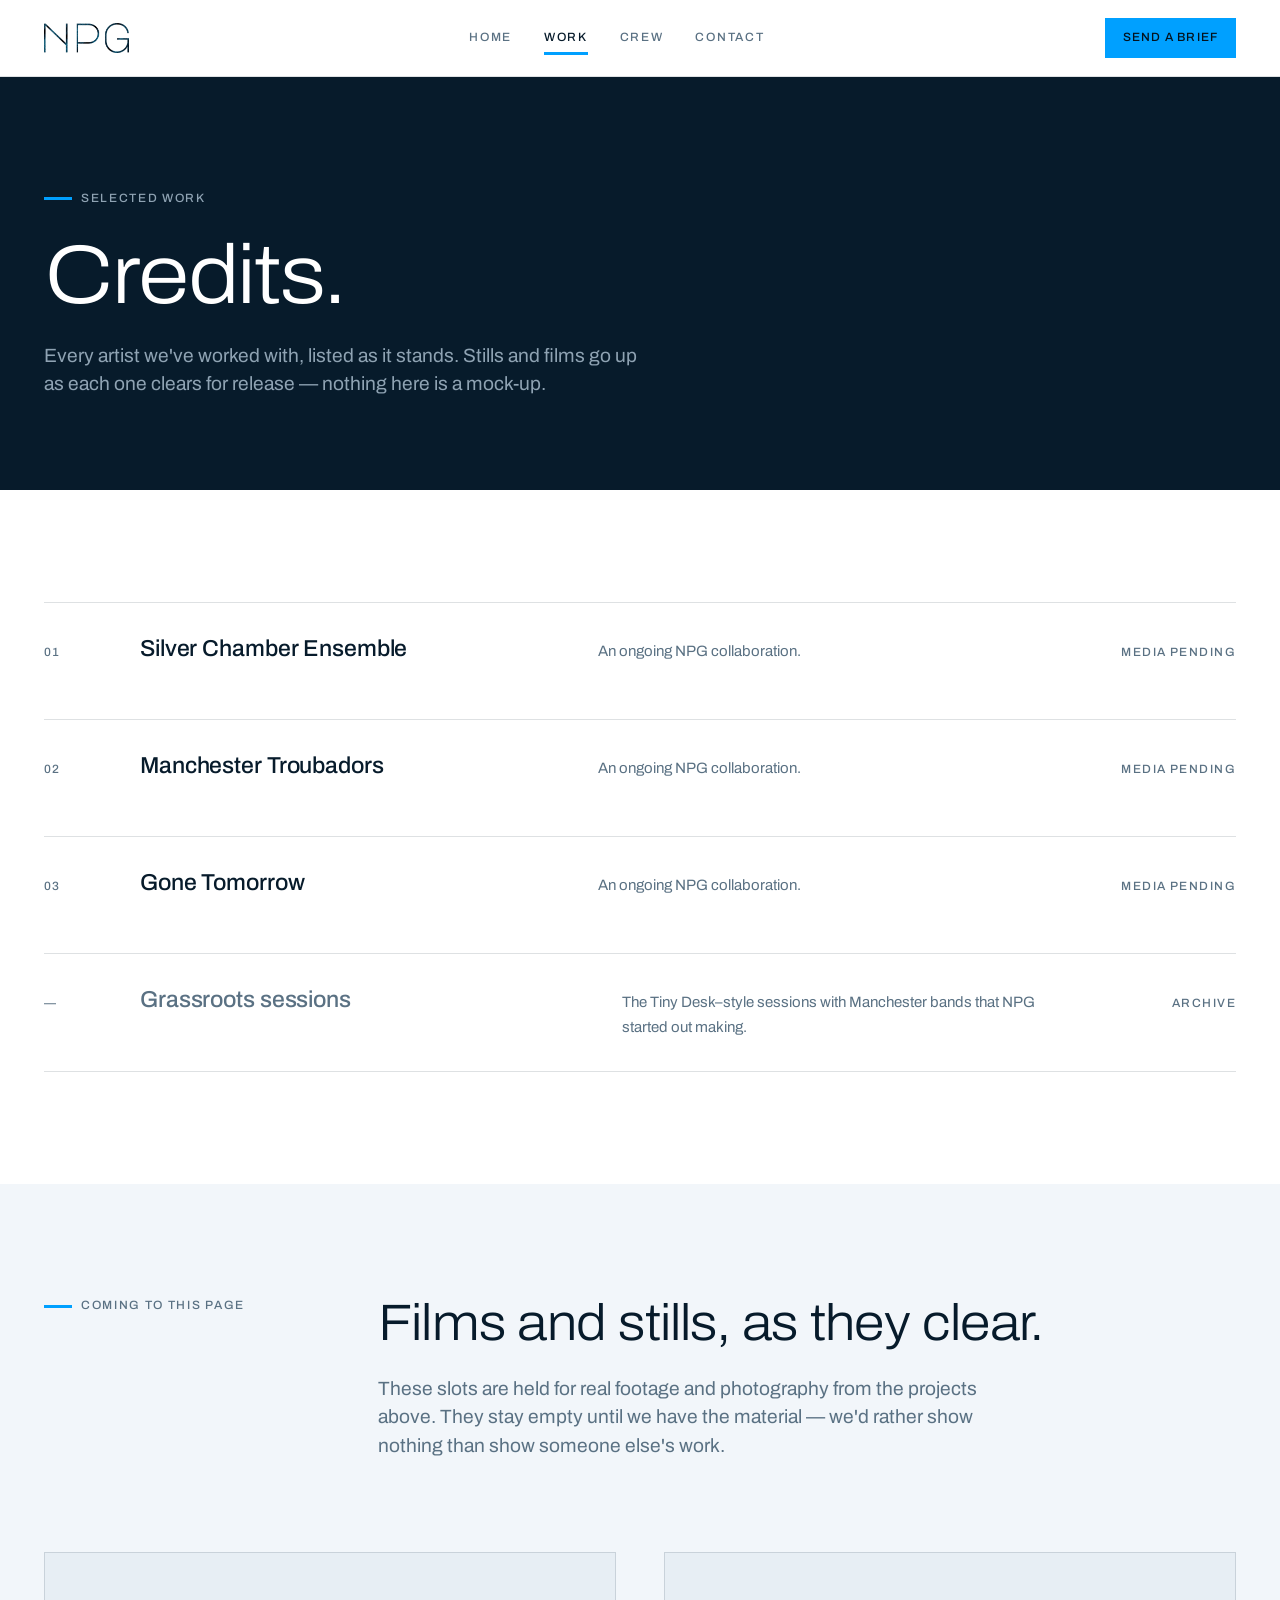
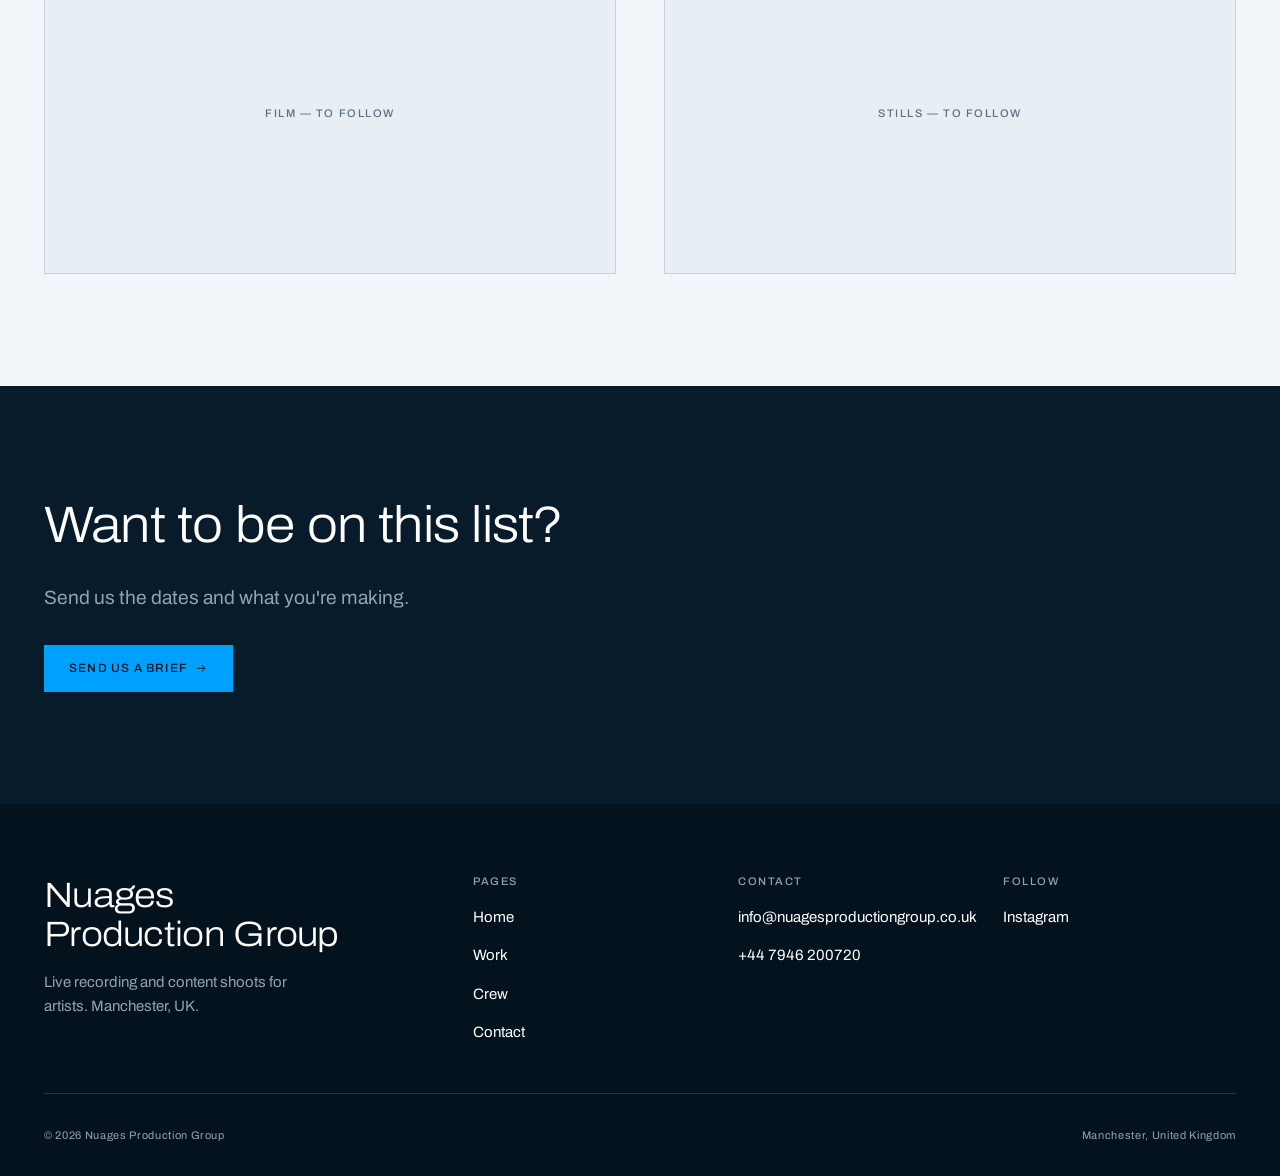
<file: legacy/work.html>
<!doctype html>
<html lang="en">
<head>
  <meta charset="UTF-8" />
  <meta name="viewport" content="width=device-width, initial-scale=1.0" />
  <title>Work — Nuages Production Group</title>
  <meta name="description" content="Work by Nuages Production Group — content made with up-and-coming Manchester artists." />
  <link rel="preconnect" href="https://fonts.googleapis.com" />
  <link rel="preconnect" href="https://fonts.gstatic.com" crossorigin />
  <link href="https://fonts.googleapis.com/css2?family=Archivo:wdth,wght@62..125,300..700&display=swap" rel="stylesheet" />
  <link rel="stylesheet" href="styles/main.css" />
</head>
<body>
  <a class="skip-link" href="#main">Skip to content</a>

  <header class="masthead">
    <div class="container masthead__inner">
      <a class="brand" href="index.html" aria-label="Nuages Production Group — home">
        <img src="assets/npg-mark.png" alt="Nuages Production Group" />
      </a>
      <button class="nav-toggle" type="button" aria-expanded="false" aria-controls="nav" aria-label="Menu"><span></span></button>
      <ul class="nav" id="nav">
        <li><a href="index.html">Home</a></li>
        <li><a href="work.html" aria-current="page">Work</a></li>
        <li><a href="bio.html">Crew</a></li>
        <li><a href="contact.html">Contact</a></li>
      </ul>
      <a class="btn btn--primary btn--sm masthead__cta" href="contact.html">Send a brief</a>
    </div>
  </header>

  <main id="main">
    <section class="page-head">
      <div class="container">
        <p class="eyebrow">Selected work</p>
        <h1 class="display">Credits.</h1>
        <p class="lede">Every artist we've worked with, listed as it stands. Stills and films go up as each one clears for release — nothing here is a mock-up.</p>
      </div>
    </section>

    <section class="section">
      <div class="container">
        <div class="rows reveal">
          <div class="row">
            <span class="row__index tabular">01</span>
            <p class="row__title">Silver Chamber Ensemble</p>
            <p class="row__detail">An ongoing NPG collaboration.</p>
            <span class="row__meta">Media pending</span>
          </div>
          <div class="row">
            <span class="row__index tabular">02</span>
            <p class="row__title">Manchester Troubadors</p>
            <p class="row__detail">An ongoing NPG collaboration.</p>
            <span class="row__meta">Media pending</span>
          </div>
          <div class="row">
            <span class="row__index tabular">03</span>
            <p class="row__title">Gone Tomorrow</p>
            <p class="row__detail">An ongoing NPG collaboration.</p>
            <span class="row__meta">Media pending</span>
          </div>
          <div class="row row--pending">
            <span class="row__index tabular">—</span>
            <p class="row__title">Grassroots sessions</p>
            <p class="row__detail">The Tiny&nbsp;Desk–style sessions with Manchester bands that NPG started out making.</p>
            <span class="row__meta">Archive</span>
          </div>
        </div>
      </div>
    </section>

    <section class="section section--tint">
      <div class="container">
        <div class="split reveal">
          <div>
            <p class="eyebrow">Coming to this page</p>
          </div>
          <div>
            <h2 class="headline">Films and stills, as they clear.</h2>
            <p class="lede" style="margin-top: var(--s4);">These slots are held for real footage and photography from the projects above. They stay empty until we have the material — we'd rather show nothing than show someone else's work.</p>
          </div>
        </div>

        <div class="disciplines reveal" style="margin-top: var(--s7); border-top: none;">
          <div class="media-slot"><span>Film — to follow</span></div>
          <div class="media-slot"><span>Stills — to follow</span></div>
        </div>
      </div>
    </section>

    <section class="cta-band">
      <div class="container">
        <h2 class="headline">Want to be on this list?</h2>
        <p class="lede">Send us the dates and what you're making.</p>
        <div class="btn-row" style="margin-top: var(--s5);">
          <a class="btn btn--primary" href="contact.html">
            Send us a brief
            <svg viewBox="0 0 24 24" fill="none" stroke="currentColor" stroke-width="1.8" aria-hidden="true"><path d="M4 12h15M13 6l6 6-6 6"/></svg>
          </a>
        </div>
      </div>
    </section>
  </main>

  <footer class="site-footer">
    <div class="container">
      <div class="site-footer__top">
        <div>
          <p class="site-footer__mark">Nuages<br />Production Group</p>
          <p class="muted" style="font-size: var(--t-sm); max-width: 32ch;">Live recording and content shoots for artists. Manchester, UK.</p>
        </div>
        <div class="site-footer__cols">
          <div>
            <h2>Pages</h2>
            <ul>
              <li><a href="index.html">Home</a></li>
              <li><a href="work.html">Work</a></li>
              <li><a href="bio.html">Crew</a></li>
              <li><a href="contact.html">Contact</a></li>
            </ul>
          </div>
          <div>
            <h2>Contact</h2>
            <ul>
              <li><a href="mailto:info@nuagesproductiongroup.co.uk">info@nuagesproductiongroup.co.uk</a></li>
              <li><a href="tel:+447946200720" class="tabular">+44 7946 200720</a></li>
            </ul>
          </div>
          <div>
            <h2>Follow</h2>
            <ul>
              <li><a href="https://instagram.com/nuagesproductiongroup" target="_blank" rel="noopener">Instagram</a></li>
            </ul>
          </div>
        </div>
      </div>
      <div class="site-footer__bottom">
        <span>© 2026 Nuages Production Group</span>
        <span>Manchester, United Kingdom</span>
      </div>
    </div>
  </footer>

  <script src="scripts/main.js"></script>
</body>
</html>
</file>
<file: legacy/styles/main.css>
/* ==========================================================================
   Nuages Production Group — "The Technical Register"
   Tokens are normative and documented in /DESIGN.md.
   One typeface (Archivo, variable). One accent (#00A0FF, from the logo).
   Light-dominant page, anchored by deep-navy hero and footer.
   ========================================================================== */

:root {
  /* --- Accent: sampled directly from the logo wordmark --- */
  --azure: #00a0ff;
  --azure-deep: #0072b8;   /* small text / links on LIGHT grounds only */
  --azure-tint: #e6f5ff;

  /* --- Ink (deep navy anchors) --- */
  --ink: #071b2b;
  --ink-deep: #04121d;
  --ink-raised: #0e2a3f;

  /* --- Neutrals --- */
  --slate: #5a7183;         /* secondary text on light  — 5.1:1 on white */
  --slate-light: #8fa3b3;   /* secondary text on dark   — 6.7:1 on ink   */
  --paper: #ffffff;
  --paper-tint: #f2f6fa;
  --paper-tint-2: #e7eef4;

  /* --- Hairlines --- */
  --line: rgba(7, 27, 43, 0.13);
  --line-strong: rgba(7, 27, 43, 0.26);
  --line-dark: rgba(255, 255, 255, 0.15);
  --line-dark-strong: rgba(255, 255, 255, 0.32);

  /* --- Functional states --- */
  --state-error: #b3261e;
  --state-success: #1f6b3b;

  /* Derived alphas — the only two, both tints of tokens above. */
  --shadow-masthead: rgba(7, 27, 43, 0.09);   /* ink @ 9%    */
  --focus-ring: rgba(0, 160, 255, 0.22);      /* azure @ 22% */

  /* --- Type --- */
  --font: "Archivo", "Helvetica Neue", Arial, sans-serif;

  --t-display: clamp(2.5rem, 6.5vw, 5.75rem);
  --t-headline: clamp(1.9rem, 4vw, 3.4rem);
  /* Sits between headline and title: the discipline headings and the footer
     wordmark, which both need to out-rank a title without becoming a headline. */
  --t-subhead: clamp(1.35rem, 2.4vw, 1.9rem);
  /* The footer wordmark is the brand mark and must sit above a subhead;
     merging the two flattened that hierarchy. */
  --t-mark: clamp(1.6rem, 3vw, 2.2rem);
  --t-h3: clamp(1.15rem, 1.8vw, 1.45rem);
  --t-lede: clamp(1.05rem, 1.5vw, 1.3rem);
  --t-body: 1rem;
  --t-sm: 0.9375rem;
  --t-label: 0.75rem;
  --t-micro: 0.6875rem;

  /* --- Spacing --- */
  --s1: 0.5rem;
  --s2: 0.75rem;
  --s3: 1rem;
  --s4: 1.5rem;
  --s5: 2rem;
  --s6: 3rem;
  --s7: 4.5rem;
  --s8: 7rem;
  --s9: 10rem;

  --container: 1240px;
  --ease: cubic-bezier(0.22, 0.61, 0.36, 1);
}

*,
*::before,
*::after {
  box-sizing: border-box;
}

html {
  -webkit-text-size-adjust: 100%;
}

body {
  margin: 0;
  background: var(--paper);
  color: var(--ink);
  font-family: var(--font);
  font-size: var(--t-body);
  font-weight: 400;
  line-height: 1.65;
  font-stretch: 100%;
  -webkit-font-smoothing: antialiased;
  -moz-osx-font-smoothing: grayscale;
}

img {
  max-width: 100%;
  display: block;
}

a {
  color: inherit;
}

::selection {
  background: var(--azure);
  color: var(--ink-deep);
}

:focus-visible {
  outline: 3px solid var(--azure);
  outline-offset: 3px;
}

/* --------------------------------------------------------------------------
   Layout primitives
   -------------------------------------------------------------------------- */

.container {
  width: 100%;
  max-width: var(--container);
  margin-inline: auto;
  padding-inline: var(--s4);
}

@media (max-width: 640px) {
  .container {
    padding-inline: var(--s3);
  }
}

.section {
  padding-block: var(--s8);
}

.section--tight {
  padding-block: var(--s7);
}

.section--tint {
  background: var(--paper-tint);
}

.section--ink {
  background: var(--ink);
  color: var(--paper);
}

/* Asymmetric editorial split: narrow label column + wide content column */
.split {
  display: grid;
  grid-template-columns: minmax(0, 3fr) minmax(0, 9fr);
  gap: var(--s6);
  align-items: start;
}

@media (max-width: 900px) {
  .split {
    grid-template-columns: 1fr;
    gap: var(--s4);
  }
}

/* --------------------------------------------------------------------------
   Typography
   -------------------------------------------------------------------------- */

h1,
h2,
h3,
h4 {
  margin: 0;
  font-weight: 300;
  letter-spacing: -0.015em;
  line-height: 1.06;
  text-wrap: balance;
}

.display {
  font-size: var(--t-display);
  font-weight: 300;
  font-stretch: 112%;
  letter-spacing: -0.022em;
  line-height: 1.02;
}

.headline {
  font-size: var(--t-headline);
  font-weight: 300;
  font-stretch: 108%;
}

h3,
.title {
  font-size: var(--t-h3);
  font-weight: 500;
  letter-spacing: -0.005em;
  line-height: 1.25;
}

p {
  margin: 0 0 1em;
  max-width: 66ch;
}

.lede {
  font-size: var(--t-lede);
  line-height: 1.5;
  max-width: 56ch;
  color: var(--slate);
}

.section--ink .lede {
  color: var(--slate-light);
}

.muted {
  color: var(--slate);
}

.section--ink .muted {
  color: var(--slate-light);
}

.tabular {
  font-variant-numeric: tabular-nums;
}

/* Section eyebrow: short azure rule + tracked uppercase label */
.eyebrow {
  display: flex;
  align-items: center;
  gap: 0.75em;
  margin: 0 0 var(--s4);
  font-size: var(--t-label);
  font-weight: 500;
  letter-spacing: 0.14em;
  text-transform: uppercase;
  color: var(--slate);
}

.eyebrow::before {
  content: "";
  width: 28px;
  height: 3px;
  background: var(--azure);
  flex: none;
}

.section--ink .eyebrow {
  color: var(--slate-light);
}

.label {
  font-size: var(--t-label);
  font-weight: 500;
  letter-spacing: 0.14em;
  text-transform: uppercase;
  color: var(--slate);
}

/* --------------------------------------------------------------------------
   Masthead — light, logo sits on its own white ground (no plate needed)
   -------------------------------------------------------------------------- */

.masthead {
  position: sticky;
  top: 0;
  z-index: 50;
  background: var(--paper);
  border-bottom: 1px solid var(--line);
  transition: box-shadow 0.25s var(--ease);
}

.masthead[data-scrolled="true"] {
  box-shadow: 0 1px 16px var(--shadow-masthead);
}

.masthead__inner {
  display: flex;
  align-items: center;
  justify-content: space-between;
  gap: var(--s4);
  min-height: 76px;
}

.brand {
  display: inline-flex;
  align-items: center;
  text-decoration: none;
  flex: none;
}

.brand img {
  height: 30px;
  width: auto;
}

.nav {
  display: flex;
  align-items: center;
  gap: var(--s5);
  margin: 0;
  padding: 0;
  list-style: none;
}

.nav a {
  position: relative;
  display: block;
  padding-block: 0.35rem;
  font-size: var(--t-label);
  font-weight: 500;
  letter-spacing: 0.14em;
  text-transform: uppercase;
  text-decoration: none;
  color: var(--slate);
  transition: color 0.18s var(--ease);
}

.nav a::after {
  content: "";
  position: absolute;
  left: 0;
  right: 0;
  bottom: -2px;
  height: 3px;
  background: var(--azure);
  transform: scaleX(0);
  transform-origin: left;
  transition: transform 0.22s var(--ease);
}

.nav a:hover,
.nav a:focus-visible {
  color: var(--ink);
}

.nav a:hover::after,
.nav a:focus-visible::after {
  transform: scaleX(1);
}

.nav a[aria-current="page"] {
  color: var(--ink);
}

.nav a[aria-current="page"]::after {
  transform: scaleX(1);
}

.masthead__cta {
  flex: none;
}

.nav-toggle {
  display: none;
  width: 46px;
  height: 46px;
  padding: 0;
  background: none;
  border: 1px solid var(--line-strong);
  color: var(--ink);
  cursor: pointer;
  align-items: center;
  justify-content: center;
}

.nav-toggle span,
.nav-toggle span::before,
.nav-toggle span::after {
  display: block;
  width: 18px;
  height: 1.5px;
  background: currentColor;
  transition: transform 0.25s var(--ease), opacity 0.2s var(--ease);
}

.nav-toggle span::before,
.nav-toggle span::after {
  content: "";
  position: absolute;
}

.nav-toggle span::before {
  transform: translateY(-6px);
}

.nav-toggle span::after {
  transform: translateY(6px);
}

.nav-toggle[aria-expanded="true"] span {
  background: transparent;
}

.nav-toggle[aria-expanded="true"] span::before {
  transform: rotate(45deg);
}

.nav-toggle[aria-expanded="true"] span::after {
  transform: rotate(-45deg);
}

@media (max-width: 860px) {
  .nav-toggle {
    display: inline-flex;
    position: relative;
  }

  /* Needs to out-specify `.btn`, which is declared later in the file. */
  .masthead .masthead__cta {
    display: none;
  }

  .nav {
    position: fixed;
    inset: 76px 0 0 0;
    flex-direction: column;
    align-items: stretch;
    justify-content: flex-start;
    gap: 0;
    padding: var(--s4) var(--s4) var(--s7);
    background: var(--ink);
    transform: translateY(-8px);
    opacity: 0;
    pointer-events: none;
    transition: opacity 0.22s var(--ease), transform 0.28s var(--ease);
    overflow-y: auto;
  }

  .nav.is-open {
    opacity: 1;
    transform: none;
    pointer-events: auto;
  }

  .nav a,
  .nav a[aria-current="page"] {
    padding-block: var(--s4);
    border-bottom: 1px solid var(--line-dark);
    font-size: var(--t-body);
    letter-spacing: 0.1em;
    /* The panel is ink here, so the active link must reverse too — the
       light-ground rule above would otherwise leave it dark-on-dark. */
    color: var(--paper);
  }

  .nav a::after {
    bottom: -1px;
    height: 2px;
  }
}

/* --------------------------------------------------------------------------
   Buttons
   -------------------------------------------------------------------------- */

.btn {
  display: inline-flex;
  align-items: center;
  gap: 0.7em;
  padding: 1.05em 2em;
  border: 1px solid transparent;
  font-family: inherit;
  font-size: var(--t-label);
  font-weight: 500;
  letter-spacing: 0.1em;
  text-transform: uppercase;
  text-decoration: none;
  cursor: pointer;
  transition: background-color 0.2s var(--ease), color 0.2s var(--ease),
    border-color 0.2s var(--ease);
}

.btn svg {
  width: 1.05em;
  height: 1.05em;
  flex: none;
  transition: transform 0.25s var(--ease);
}

.btn:hover svg,
.btn:focus-visible svg {
  transform: translateX(4px);
}

.btn--primary {
  background: var(--azure);
  color: var(--ink-deep);
  border-color: var(--azure);
}

.btn--primary:hover,
.btn--primary:focus-visible {
  background: var(--paper);
  color: var(--ink);
  border-color: var(--ink);
}

.section--ink .btn--primary:hover,
.section--ink .btn--primary:focus-visible,
.hero .btn--primary:hover,
.hero .btn--primary:focus-visible {
  background: var(--paper);
  border-color: var(--paper);
  color: var(--ink-deep);
}

.btn--ghost {
  background: transparent;
  color: var(--ink);
  border-color: var(--line-strong);
}

.btn--ghost:hover,
.btn--ghost:focus-visible {
  background: var(--ink);
  border-color: var(--ink);
  color: var(--paper);
}

.section--ink .btn--ghost,
.hero .btn--ghost {
  color: var(--paper);
  border-color: var(--line-dark-strong);
}

.section--ink .btn--ghost:hover,
.section--ink .btn--ghost:focus-visible,
.hero .btn--ghost:hover,
.hero .btn--ghost:focus-visible {
  background: var(--paper);
  border-color: var(--paper);
  color: var(--ink);
}

.btn--sm {
  padding: 0.8em 1.4em;
}

/* Inline text link */
.link {
  color: var(--azure-deep);
  text-decoration: none;
  border-bottom: 1px solid currentColor;
  padding-bottom: 1px;
  transition: color 0.18s var(--ease), border-color 0.18s var(--ease);
}

.link:hover,
.link:focus-visible {
  color: var(--ink);
}

.section--ink .link,
.hero .link {
  color: var(--azure);
}

.section--ink .link:hover,
.hero .link:hover {
  color: var(--paper);
}

.btn-row {
  display: flex;
  flex-wrap: wrap;
  align-items: center;
  gap: var(--s3);
}

/* --------------------------------------------------------------------------
   Hero — the first deep-navy anchor
   -------------------------------------------------------------------------- */

/* Deliberately a plain ink field. This is where the references put a
   full-bleed live photograph, so it stays clear for one: type carries the
   viewport until NPG supplies imagery, and no texture stands in for it. */
.hero {
  position: relative;
  background: var(--ink);
  color: var(--paper);
  padding-block: var(--s9) var(--s8);
  overflow: hidden;
}

.hero__inner {
  position: relative;
  z-index: 1;
}

.hero .display {
  max-width: 16ch;
  margin-bottom: var(--s5);
}

.hero .lede {
  margin-bottom: var(--s6);
}

/* Hero proof line — real names, not restated claims. This replaced a fact
   strip whose cells duplicated the lede sitting directly above it. */
.hero__proof {
  display: flex;
  flex-wrap: wrap;
  align-items: baseline;
  gap: var(--s3) var(--s6);
  margin-top: var(--s8);
  padding-top: var(--s4);
  border-top: 1px solid var(--line-dark);
}

.hero__proof > .label {
  flex: none;
  margin: 0;
  color: var(--slate-light);
}

.hero__proof ul {
  display: flex;
  flex-wrap: wrap;
  align-items: baseline;
  gap: var(--s2) var(--s5);
  margin: 0;
  padding: 0;
  list-style: none;
}

.hero__proof li {
  color: var(--paper);
  font-size: var(--t-sm);
}

/* A hairline tick before each name — the accent as a marker, per DESIGN.md. */
.hero__proof li::before {
  content: "";
  display: inline-block;
  width: 10px;
  height: 1px;
  margin-right: 0.7em;
  vertical-align: 0.28em;
  background: var(--azure);
}

@media (max-width: 640px) {
  .hero__proof {
    gap: var(--s2);
  }

  .hero__proof ul {
    flex-direction: column;
    gap: var(--s2);
  }
}

/* --------------------------------------------------------------------------
   Row list — the system's primary content structure (replaces all cards)
   -------------------------------------------------------------------------- */

.rows {
  border-top: 1px solid var(--line);
}

.section--ink .rows {
  border-top-color: var(--line-dark);
}

.row {
  display: grid;
  grid-template-columns: 4.5rem minmax(0, 1fr) minmax(0, 1.15fr) auto;
  gap: var(--s4);
  align-items: baseline;
  padding-block: var(--s5);
  border-bottom: 1px solid var(--line);
  text-decoration: none;
  color: inherit;
  transition: transform 0.28s var(--ease);
}

.section--ink .row {
  border-bottom-color: var(--line-dark);
}

.row__index {
  font-size: var(--t-label);
  font-weight: 500;
  letter-spacing: 0.12em;
  color: var(--slate);
  font-variant-numeric: tabular-nums;
  transition: color 0.22s var(--ease);
}

.row__title {
  font-size: var(--t-h3);
  font-weight: 500;
  letter-spacing: -0.005em;
  line-height: 1.25;
}

.row__detail {
  margin: 0;
  font-size: var(--t-sm);
  color: var(--slate);
  max-width: 46ch;
}

.section--ink .row__detail {
  color: var(--slate-light);
}

.row__meta {
  font-size: var(--t-label);
  font-weight: 500;
  letter-spacing: 0.12em;
  text-transform: uppercase;
  color: var(--slate);
  font-variant-numeric: tabular-nums;
  text-align: right;
  white-space: nowrap;
}

a.row:hover,
a.row:focus-visible {
  transform: translateX(4px);
}

a.row:hover .row__index,
a.row:focus-visible .row__index {
  color: var(--azure-deep);
}

.row--pending .row__title {
  color: var(--slate);
}

@media (max-width: 860px) {
  .row {
    grid-template-columns: 1fr auto;
    gap: var(--s2) var(--s3);
    padding-block: var(--s4);
  }

  .row__index {
    grid-column: 1;
  }

  .row__meta {
    grid-column: 2;
    grid-row: 1;
  }

  .row__title,
  .row__detail {
    grid-column: 1 / -1;
  }
}

/* --------------------------------------------------------------------------
   Capability blocks — the two lead disciplines
   -------------------------------------------------------------------------- */

.disciplines {
  display: grid;
  grid-template-columns: repeat(2, minmax(0, 1fr));
  gap: var(--s6);
  border-top: 1px solid var(--line);
}

@media (max-width: 860px) {
  .disciplines {
    grid-template-columns: 1fr;
    gap: 0;
  }
}

.discipline {
  padding-top: var(--s5);
}

@media (max-width: 860px) {
  .discipline {
    padding-block: var(--s5);
    border-bottom: 1px solid var(--line);
  }

  .discipline:last-child {
    border-bottom: none;
  }
}

.discipline__index {
  display: block;
  margin-bottom: var(--s3);
  font-size: var(--t-label);
  font-weight: 500;
  letter-spacing: 0.14em;
  color: var(--azure-deep);
  font-variant-numeric: tabular-nums;
}

.discipline h3 {
  margin-bottom: var(--s3);
  font-size: var(--t-subhead);
  font-weight: 400;
  letter-spacing: -0.012em;
}

.discipline p {
  color: var(--slate);
  max-width: 44ch;
}

.discipline__list {
  margin: var(--s4) 0 0;
  padding: 0;
  list-style: none;
}

.discipline__list li {
  padding-block: 0.55rem;
  border-top: 1px solid var(--line);
  font-size: var(--t-sm);
  color: var(--slate);
}

/* An aside for the on-request services — deliberately quiet */
.aside-note {
  display: flex;
  flex-wrap: wrap;
  align-items: baseline;
  gap: var(--s2) var(--s4);
  margin-top: var(--s7);
  padding-top: var(--s4);
  border-top: 1px solid var(--line);
  font-size: var(--t-sm);
  color: var(--slate);
}

.aside-note strong {
  font-weight: 500;
  color: var(--ink);
}

.section--ink .aside-note {
  border-top-color: var(--line-dark);
  color: var(--slate-light);
}

.section--ink .aside-note strong {
  color: var(--paper);
}

/* --------------------------------------------------------------------------
   Media slot — honest placeholder until real photography arrives
   -------------------------------------------------------------------------- */

.media-slot {
  position: relative;
  aspect-ratio: 16 / 9;
  background: var(--paper-tint-2);
  border: 1px solid var(--line);
  display: flex;
  align-items: center;
  justify-content: center;
}

.media-slot span {
  font-size: var(--t-micro);
  font-weight: 500;
  letter-spacing: 0.14em;
  text-transform: uppercase;
  color: var(--slate);
}

.media-slot--dark {
  background: var(--ink-raised);
  border-color: var(--line-dark);
}

.media-slot--dark span {
  color: var(--slate-light);
}

/* --------------------------------------------------------------------------
   Crew
   -------------------------------------------------------------------------- */

.crew {
  display: grid;
  grid-template-columns: repeat(3, minmax(0, 1fr));
  gap: var(--s6);
}

@media (max-width: 860px) {
  .crew {
    grid-template-columns: 1fr;
    gap: var(--s6);
  }
}

.crew__member .media-slot {
  aspect-ratio: 4 / 5;
  margin-bottom: var(--s4);
}

.crew__role {
  margin: 0 0 var(--s2);
  font-size: var(--t-h3);
  font-weight: 500;
  letter-spacing: -0.005em;
}

.crew__meta {
  margin: 0;
  font-size: var(--t-sm);
  color: var(--slate);
}

/* --------------------------------------------------------------------------
   Enquiry form
   -------------------------------------------------------------------------- */

.form {
  display: grid;
  gap: var(--s5);
}

.form__grid {
  display: grid;
  grid-template-columns: repeat(2, minmax(0, 1fr));
  gap: var(--s5);
}

@media (max-width: 640px) {
  .form__grid {
    grid-template-columns: 1fr;
  }
}

.field {
  display: flex;
  flex-direction: column;
  gap: var(--s2);
}

.field--full {
  grid-column: 1 / -1;
}

.field label {
  font-size: var(--t-label);
  font-weight: 500;
  letter-spacing: 0.14em;
  text-transform: uppercase;
  color: var(--slate);
}

.field input,
.field select,
.field textarea {
  width: 100%;
  padding: 0.9em 1em;
  font-family: inherit;
  font-size: var(--t-body);
  color: var(--ink);
  background: var(--paper);
  border: 1px solid var(--line-strong);
  border-radius: 0;
  transition: border-color 0.18s var(--ease), box-shadow 0.18s var(--ease);
}

.field textarea {
  min-height: 150px;
  resize: vertical;
}

.field input:focus,
.field select:focus,
.field textarea:focus {
  outline: none;
  border-color: var(--azure);
  border-width: 2px;
  padding: calc(0.9em - 1px) calc(1em - 1px);
  box-shadow: 0 0 0 3px var(--focus-ring);
}

.field .error {
  display: none;
  font-size: var(--t-micro);
  letter-spacing: 0.06em;
  color: var(--state-error);
}

.field.has-error .error {
  display: block;
}

.field.has-error input,
.field.has-error select,
.field.has-error textarea {
  border-color: var(--state-error);
}

.form__footer {
  display: flex;
  flex-wrap: wrap;
  align-items: center;
  gap: var(--s4);
  padding-top: var(--s3);
  border-top: 1px solid var(--line);
}

.form__status {
  margin: 0;
  font-size: var(--t-sm);
  color: var(--slate);
  min-height: 1.4em;
  max-width: 46ch;
}

.form__status[data-state="error"] {
  color: var(--state-error);
}

.form__status[data-state="success"] {
  color: var(--state-success);
}

/* Direct contact rows */
.contact-direct {
  display: grid;
  grid-template-columns: repeat(3, minmax(0, 1fr));
  gap: var(--s5);
  margin-top: var(--s7);
  padding-top: var(--s5);
  border-top: 1px solid var(--line);
}

@media (max-width: 780px) {
  .contact-direct {
    grid-template-columns: 1fr;
    gap: var(--s4);
  }
}

.contact-direct dt {
  margin-bottom: var(--s2);
  font-size: var(--t-micro);
  font-weight: 500;
  letter-spacing: 0.14em;
  text-transform: uppercase;
  color: var(--slate);
}

.contact-direct dd {
  margin: 0;
  font-size: var(--t-sm);
}

.contact-direct a {
  text-decoration: none;
  border-bottom: 1px solid var(--line-strong);
  padding-bottom: 2px;
  transition: border-color 0.18s var(--ease), color 0.18s var(--ease);
}

.contact-direct a:hover,
.contact-direct a:focus-visible {
  color: var(--azure-deep);
  border-color: var(--azure-deep);
}

/* --------------------------------------------------------------------------
   Call-to-action band (the one permitted third dark band)
   -------------------------------------------------------------------------- */

.cta-band {
  background: var(--ink);
  color: var(--paper);
  padding-block: var(--s8);
}

.cta-band .headline {
  max-width: 20ch;
  margin-bottom: var(--s5);
}

/* --------------------------------------------------------------------------
   Footer — the second deep-navy anchor
   -------------------------------------------------------------------------- */

.site-footer {
  background: var(--ink-deep);
  color: var(--paper);
  padding-block: var(--s7) var(--s5);
}

.site-footer__top {
  display: grid;
  grid-template-columns: minmax(0, 4fr) minmax(0, 8fr);
  gap: var(--s6);
  padding-bottom: var(--s6);
  border-bottom: 1px solid var(--line-dark);
}

@media (max-width: 860px) {
  .site-footer__top {
    grid-template-columns: 1fr;
    gap: var(--s5);
  }
}

.site-footer__cols {
  display: grid;
  grid-template-columns: repeat(3, minmax(0, 1fr));
  gap: var(--s5);
}

@media (max-width: 640px) {
  .site-footer__cols {
    grid-template-columns: 1fr;
    gap: var(--s4);
  }
}

.site-footer h2 {
  font-size: var(--t-micro);
  font-weight: 500;
  letter-spacing: 0.14em;
  text-transform: uppercase;
  color: var(--slate-light);
  margin-bottom: var(--s3);
}

.site-footer ul {
  margin: 0;
  padding: 0;
  list-style: none;
  display: grid;
  gap: var(--s2);
}

.site-footer a {
  font-size: var(--t-sm);
  text-decoration: none;
  color: var(--paper);
  transition: color 0.18s var(--ease);
}

.site-footer a:hover,
.site-footer a:focus-visible {
  color: var(--azure);
}

.site-footer__mark {
  font-size: var(--t-mark);
  font-weight: 300;
  font-stretch: 112%;
  letter-spacing: -0.02em;
  line-height: 1.1;
  margin-bottom: var(--s3);
}

.site-footer__bottom {
  display: flex;
  flex-wrap: wrap;
  justify-content: space-between;
  gap: var(--s3);
  padding-top: var(--s5);
  font-size: var(--t-micro);
  letter-spacing: 0.06em;
  color: var(--slate-light);
}

/* --------------------------------------------------------------------------
   Page header (interior pages)
   -------------------------------------------------------------------------- */

.page-head {
  background: var(--ink);
  color: var(--paper);
  padding-block: var(--s8) var(--s7);
}

.page-head .display {
  max-width: 18ch;
  margin-bottom: var(--s4);
}

/* --------------------------------------------------------------------------
   Motion — one authored moment. Content is visible unless JS opts in.
   -------------------------------------------------------------------------- */

[data-reveal="on"] .reveal {
  opacity: 0;
  transform: translateY(14px);
}

[data-reveal="on"] .reveal.is-in {
  opacity: 1;
  transform: none;
  transition: opacity 0.6s var(--ease), transform 0.7s var(--ease);
}

@media (prefers-reduced-motion: reduce) {
  /* Keep colour/state feedback; drop movement and reveals. */
  [data-reveal="on"] .reveal,
  [data-reveal="on"] .reveal.is-in {
    opacity: 1;
    transform: none;
    transition: none;
  }

  .btn svg,
  a.row,
  .nav a::after {
    transition: none !important;
  }

  a.row:hover,
  a.row:focus-visible {
    transform: none;
  }

  .btn:hover svg,
  .btn:focus-visible svg {
    transform: none;
  }

  html {
    scroll-behavior: auto;
  }
}

/* --------------------------------------------------------------------------
   Dark surfaces — every deep-navy context, handled in one place.
   Kept last so it settles specificity ties with the base rules above.
   Secondary text must step up to --slate-light here: --slate is 3.4:1 on ink.
   -------------------------------------------------------------------------- */

.hero .lede,
.section--ink .lede,
.cta-band .lede,
.page-head .lede,
.hero .muted,
.section--ink .muted,
.cta-band .muted,
.page-head .muted,
.site-footer .muted,
.hero .eyebrow,
.section--ink .eyebrow,
.cta-band .eyebrow,
.page-head .eyebrow,
.hero .label,
.section--ink .label,
.cta-band .label,
.page-head .label,
.hero .row__detail,
.section--ink .row__detail,
.cta-band .row__detail,
.page-head .row__detail {
  color: var(--slate-light);
}

.hero .rows,
.section--ink .rows,
.cta-band .rows,
.page-head .rows {
  border-top-color: var(--line-dark);
}

.hero .row,
.section--ink .row,
.cta-band .row,
.page-head .row {
  border-bottom-color: var(--line-dark);
}

.hero .aside-note,
.section--ink .aside-note,
.cta-band .aside-note,
.page-head .aside-note {
  border-top-color: var(--line-dark);
  color: var(--slate-light);
}

.hero .aside-note strong,
.section--ink .aside-note strong,
.cta-band .aside-note strong,
.page-head .aside-note strong {
  color: var(--paper);
}

.hero .link,
.section--ink .link,
.cta-band .link,
.page-head .link,
.site-footer .link {
  color: var(--azure);
}

.hero .link:hover,
.section--ink .link:hover,
.cta-band .link:hover,
.page-head .link:hover,
.site-footer .link:hover {
  color: var(--paper);
}

.hero .btn--ghost,
.section--ink .btn--ghost,
.cta-band .btn--ghost,
.page-head .btn--ghost,
.site-footer .btn--ghost {
  color: var(--paper);
  border-color: var(--line-dark-strong);
}

.hero .btn--ghost:hover,
.hero .btn--ghost:focus-visible,
.section--ink .btn--ghost:hover,
.section--ink .btn--ghost:focus-visible,
.cta-band .btn--ghost:hover,
.cta-band .btn--ghost:focus-visible,
.page-head .btn--ghost:hover,
.page-head .btn--ghost:focus-visible,
.site-footer .btn--ghost:hover,
.site-footer .btn--ghost:focus-visible {
  background: var(--paper);
  border-color: var(--paper);
  color: var(--ink);
}

.hero .btn--primary:hover,
.hero .btn--primary:focus-visible,
.section--ink .btn--primary:hover,
.section--ink .btn--primary:focus-visible,
.cta-band .btn--primary:hover,
.cta-band .btn--primary:focus-visible,
.page-head .btn--primary:hover,
.page-head .btn--primary:focus-visible {
  background: var(--paper);
  border-color: var(--paper);
  color: var(--ink-deep);
}

.visually-hidden {
  position: absolute;
  width: 1px;
  height: 1px;
  padding: 0;
  margin: -1px;
  overflow: hidden;
  clip: rect(0 0 0 0);
  white-space: nowrap;
  border: 0;
}

.skip-link {
  position: absolute;
  left: var(--s3);
  top: -60px;
  z-index: 100;
  padding: 0.75em 1.25em;
  background: var(--azure);
  color: var(--ink-deep);
  font-size: var(--t-label);
  font-weight: 500;
  letter-spacing: 0.1em;
  text-transform: uppercase;
  text-decoration: none;
  transition: top 0.2s var(--ease);
}

.skip-link:focus {
  top: var(--s3);
}
</file>
<file: prototypes/signal-path/styles.css>
/* ==========================================================================
   Nuages Production Group — The Cyanotype Schematic
   Tokens mirror docs/DESIGN.md. No greys, no pure black or white.
   ========================================================================== */

:root {
  /* Ground */
  --ink-abyss:       #03080F;
  --ink:             #071522;
  --prussian:        #0A2942;
  --prussian-raised: #10344F;

  /* Signal */
  --azure:           #00A0FF;
  --azure-pale:      #7FCFFF;
  --azure-deep:      #0E4E7A;

  /* Print */
  --paper:           #EAF4FB;
  --paper-plate:     #DCE9F2;
  --paper-dim:       #A8C4D8;
  --slate:           #8BA6BD;

  /* Ink-on-plate, for the one pale section */
  --plate-ink:       #0B2033;
  --plate-slate:     #43647E;
  --plate-rule:        rgba(11, 32, 51, 0.16);
  --plate-rule-strong: rgba(11, 32, 51, 0.32);
  --plate-wash:        rgba(11, 32, 51, 0.07);

  --rule:            rgba(127, 207, 255, 0.16);
  --rule-strong:     rgba(127, 207, 255, 0.30);

  --s1: 0.5rem;  --s2: 0.75rem; --s3: 1rem;   --s4: 1.5rem; --s5: 2rem;
  --s6: 3rem;    --s7: 4.5rem;  --s8: 7rem;   --s9: 10rem;

  --masthead-h: 6.8rem;
  --container: 1280px;
  --gutter: clamp(1rem, 4vw, 3rem);

  --font: "Anybody", "Archivo", "Helvetica Neue", Arial, sans-serif;
  --ease: cubic-bezier(0.16, 1, 0.3, 1);
}

*, *::before, *::after { box-sizing: border-box; }

html { scroll-behavior: smooth; }

body {
  margin: 0;
  background: var(--ink);
  color: var(--paper);
  font-family: var(--font);
  font-variation-settings: "wdth" 100, "wght" 400;
  font-size: clamp(0.975rem, 0.3vw + 0.9rem, 1.0625rem);
  line-height: 1.6;
  -webkit-font-smoothing: antialiased;
  /* `clip`, not `hidden`: overflow-x:hidden computes to `hidden auto` and turns
     body into a scroll container, which silently stops IntersectionObserver
     firing against the viewport. `clip` suppresses the same overflow without
     creating one. */
  overflow-x: clip;
}

/* ---------- The cloud field ---------- */

#field {
  position: fixed;
  inset: 0;
  width: 100%;
  height: 100%;
  z-index: -2;
  display: block;
}

.grain {
  position: fixed;
  inset: 0;
  z-index: -1;
  pointer-events: none;
  opacity: 0.5;
  mix-blend-mode: overlay;
  background-image: url("data:image/svg+xml,%3Csvg xmlns='http://www.w3.org/2000/svg' width='180' height='180'%3E%3Cfilter id='n'%3E%3CfeTurbulence type='fractalNoise' baseFrequency='0.85' numOctaves='3' stitchTiles='stitch'/%3E%3CfeColorMatrix type='saturate' values='0'/%3E%3C/filter%3E%3Crect width='180' height='180' filter='url(%23n)' opacity='0.55'/%3E%3C/svg%3E");
}

/* ---------- Type scale ---------- */

.display {
  margin: 0;
  font-variation-settings: "wdth" 125, "wght" 700;
  font-size: clamp(2rem, 4.6vw, 3.6rem);
  line-height: 0.96;
  letter-spacing: -0.03em;
  text-wrap: balance;
}

.headline {
  margin: 0;
  font-variation-settings: "wdth" 112, "wght" 600;
  font-size: clamp(1.75rem, 3.6vw, 3rem);
  line-height: 1.04;
  letter-spacing: -0.02em;
  text-wrap: balance;
}

.lede {
  margin: 0;
  max-width: 56ch;
  font-size: clamp(1.05rem, 1.4vw, 1.25rem);
  line-height: 1.5;
  color: var(--paper-dim);
}

.lede em {
  font-style: normal;
  color: var(--azure-pale);
}

/* ---------- Buttons ---------- */

.btn {
  display: inline-flex;
  align-items: center;
  gap: 0.6em;
  padding: 1.05em 2em;
  border: 1px solid transparent;
  border-radius: 0;
  font: inherit;
  font-size: 0.75rem;
  font-variation-settings: "wdth" 96, "wght" 600;
  letter-spacing: 0.14em;
  text-transform: uppercase;
  text-decoration: none;
  cursor: pointer;
  transition: background-color 0.25s var(--ease), color 0.25s var(--ease),
              border-color 0.25s var(--ease), box-shadow 0.35s var(--ease);
}

.btn--primary {
  background: var(--azure);
  color: var(--ink-abyss);
  box-shadow: 0 0 0 rgba(0, 160, 255, 0);
}
.btn--primary:hover,
.btn--primary:focus-visible {
  background: var(--azure-pale);
  box-shadow: 0 0 42px rgba(0, 160, 255, 0.45);
}

.btn--ghost {
  border-color: var(--azure-deep);
  color: var(--paper);
  background: transparent;
}
.btn--ghost:hover,
.btn--ghost:focus-visible {
  border-color: var(--azure);
  color: var(--azure-pale);
}

:where(a, button, input, [tabindex]):focus-visible {
  outline: 2px solid var(--azure);
  outline-offset: 3px;
}

.skip {
  position: absolute;
  left: -9999px;
  top: 0;
  z-index: 100;
  padding: 1em 1.5em;
  background: var(--azure);
  color: var(--ink-abyss);
  font-size: 0.75rem;
  letter-spacing: 0.14em;
  text-transform: uppercase;
  text-decoration: none;
}
.skip:focus { left: 0; }

/* ---------- Masthead ---------- */

.masthead {
  position: sticky;
  top: 0;
  z-index: 40;
  display: flex;
  align-items: center;
  gap: var(--s5);
  height: var(--masthead-h);
  padding: 0 var(--gutter);
  border-bottom: 1px solid var(--rule);
  isolation: isolate;
}

/* The blur lives on a pseudo-element, not on the bar itself: an image inside a
   backdrop-filtered element composites unreliably, and the mark was dropping out
   of the render while the text beside it stayed. */
.masthead::before {
  content: "";
  position: absolute;
  inset: 0;
  z-index: -1;
  background: linear-gradient(to bottom, rgba(3, 8, 15, 0.97) 0%, rgba(3, 8, 15, 0.9) 58%, rgba(3, 8, 15, 0.72) 100%);
  backdrop-filter: blur(14px);
}

.mark {
  display: flex;
  flex-direction: column;
  align-items: flex-start;   /* else the column stretches the mark to the wordmark's width */
  gap: 0.15em;
  text-decoration: none;
  color: var(--paper);
  margin-right: auto;
}

/* The real mark, recoloured for a dark ground rather than redrawn in type.
   Alpha carries the artwork's blue noise, so the texture survives the recolour. */
.mark__img {
  display: block;
  height: 2.75rem;
  width: auto;
  align-self: flex-start;
}

.mark__word {
  font-variation-settings: "wdth" 88, "wght" 500;
  font-size: 0.5rem;
  letter-spacing: 0.32em;
  text-transform: uppercase;
  color: var(--azure);
}

.nav {
  display: flex;
  gap: var(--s5);
}

.nav a {
  font-size: 0.7rem;
  font-variation-settings: "wdth" 92, "wght" 500;
  letter-spacing: 0.16em;
  text-transform: uppercase;
  color: var(--paper-dim);
  text-decoration: none;
  padding-bottom: 0.35em;
  border-bottom: 2px solid transparent;
  transition: color 0.2s var(--ease), border-color 0.2s var(--ease);
}
.nav a:hover { color: var(--paper); border-bottom-color: var(--azure); }

.masthead__cta { padding: 0.9em 1.5em; }

/* ---------- Hero: the comparison is the first viewport ---------- */

.hero {
  position: relative;
  margin-top: calc(-1 * var(--masthead-h));
  min-height: 100svh;
  display: flex;
  flex-direction: column;
  justify-content: flex-end;
  overflow: hidden;
}

.hero__stage { position: absolute; inset: 0; }
.hero__stage .compare__stage { position: absolute; inset: 0; aspect-ratio: auto; border: 0; }

/* Copy sits on a moving image whose left half goes bright, so it needs its own
   ground rather than trusting the picture underneath it. */
.hero__scrim {
  position: absolute;
  inset: 0;
  z-index: 3;
  pointer-events: none;
  background:
    linear-gradient(to top, rgba(3, 8, 15, 0.94) 0%, rgba(3, 8, 15, 0.82) 26%,
                    rgba(3, 8, 15, 0.28) 52%, rgba(3, 8, 15, 0.10) 72%, transparent 100%);
}

.hero__overlay {
  position: relative;
  z-index: 6;
  width: 100%;
  max-width: var(--container);
  margin: 0 auto;
  padding: var(--s4) var(--gutter) clamp(2rem, 5vh, 3.25rem);
  flex-shrink: 0;              /* else the flex item shrinks and overflow:hidden eats the CTA */
  pointer-events: none;
}

.hero__overlay a { pointer-events: auto; }
/* The picture is the argument now, so the headline steps down to the documented
   displaySmall and the whole overlay fits above the fold with the action visible. */
.hero__overlay .lede { margin-top: var(--s4); max-width: 46ch; }

.hero__actions {
  display: flex;
  flex-wrap: wrap;
  gap: var(--s3);
  margin-top: var(--s5);
}

/* Drawing title block — native to the world, used once. Lives beside the gap
   copy now that the hero is a picture. */
.titleblock {
  align-self: start;
  min-width: 17rem;
  border: 1px solid var(--rule);
  background: rgba(7, 21, 34, 0.55);
  backdrop-filter: blur(6px);
  font-size: 0.625rem;
  font-variation-settings: "wdth" 88, "wght" 500;
  letter-spacing: 0.16em;
  text-transform: uppercase;
  font-variant-numeric: tabular-nums;
}

.titleblock__row {
  display: flex;
  justify-content: space-between;
  gap: var(--s5);
  padding: 0.6em 1em;
  border-bottom: 1px solid var(--rule);
}
.titleblock__row:last-child { border-bottom: 0; }
.titleblock__row span { color: var(--slate); }
.titleblock__row b { font-variation-settings: "wdth" 88, "wght" 600; color: var(--azure-pale); }

/* ---------- The gap, stated once, under the picture ---------- */

.why {
  max-width: var(--container);
  margin: 0 auto;
  padding: clamp(4rem, 10vh, 7rem) var(--gutter);
  display: grid;
  gap: var(--s6);
  align-items: start;
}

@media (min-width: 900px) {
  .why { gap: var(--s8); }
}

.why__copy { display: grid; gap: var(--s5); }

.why__note {
  margin: 0;
  max-width: 62ch;
  font-size: 0.875rem;
  line-height: 1.55;
  color: var(--paper-dim);
}

.compare__stage {
  position: relative;
  cursor: ew-resize;
  aspect-ratio: 16 / 9;
  overflow: hidden;
  border: 1px solid var(--rule-strong);
  background: var(--ink-abyss);
  touch-action: pan-y;
}

.compare__frame { position: absolute; inset: 0; overflow: hidden; }

.compare__frame--before {
  clip-path: inset(0 50% 0 0);
  will-change: clip-path;
}

.scene {
  position: absolute;
  inset: 0;
  width: 100%;
  height: 100%;
  display: block;
  object-fit: cover;
  background: var(--ink-abyss);
}

.compare__tag {
  position: absolute;
  top: calc(var(--masthead-h) + var(--s3));   /* the bar overlays the stage */
  z-index: 3;
  padding: 0.5em 0.9em;
  background: rgba(3, 8, 15, 0.75);
  border: 1px solid var(--rule);
  font-size: 0.625rem;
  font-variation-settings: "wdth" 88, "wght" 600;
  letter-spacing: 0.16em;
  text-transform: uppercase;
  color: var(--paper-dim);
  white-space: nowrap;
}
.compare__tag--left  { left: var(--s3); }
.compare__tag--right { right: var(--s3); color: var(--azure-pale); }

.compare__handle {
  position: absolute;
  top: 0;
  bottom: 0;
  left: 50%;
  z-index: 7;
  width: 1px;
  background: var(--azure);
  box-shadow: 0 0 20px 2px rgba(0, 160, 255, 0.6);
  pointer-events: none;
}

/* The grip has to read as draggable at a glance — the arrows are the whole
   invitation, and this is the first thing anyone touches on the page. */
.compare__grip {
  position: absolute;
  top: 42%;
  left: 50%;
  pointer-events: auto;
  cursor: ew-resize;
  touch-action: none;
  display: grid;
  place-items: center;
  width: 54px;
  height: 54px;
  margin: -27px 0 0 -27px;
  border: 1px solid var(--azure);
  background: rgba(3, 8, 15, 0.62);
  backdrop-filter: blur(5px);
  color: var(--azure-pale);
  box-shadow: 0 0 30px rgba(0, 160, 255, 0.35);
  transition: background-color 0.2s var(--ease), box-shadow 0.2s var(--ease),
              border-color 0.2s var(--ease);
}

/* A generous invisible grab zone: the visible square stays 54px, but it can be
   caught from well outside it, which is what makes this easy to hit on a phone. */
.compare__grip::before {
  content: "";
  position: absolute;
  inset: -22px;
}

.compare__grip:hover,
.compare__grip:active {
  background: rgba(3, 8, 15, 0.86);
  border-color: var(--azure-pale);
  box-shadow: 0 0 46px rgba(0, 160, 255, 0.6);
}

.compare__range {
  position: absolute;
  inset: 0;
  z-index: 5;
  width: 100%;
  height: 100%;
  margin: 0;
  opacity: 0;
  cursor: ew-resize;
}
.compare__range:focus-visible { opacity: 0; }
.compare__stage:has(.compare__range:focus-visible) { outline: 2px solid var(--azure); outline-offset: 3px; }

.pending {
  display: inline-block;
  margin-right: 0.75em;
  padding: 0.3em 0.7em;
  border: 1px solid var(--azure-deep);
  font-size: 0.625rem;
  font-variation-settings: "wdth" 88, "wght" 600;
  letter-spacing: 0.16em;
  text-transform: uppercase;
  color: var(--azure-pale);
}

/* ---------- The one pale plate ---------- */

.plate {
  background: var(--paper-plate);
  color: var(--plate-ink);
  position: relative;
}
.plate::after {
  content: "";
  position: absolute;
  inset: 0;
  pointer-events: none;
  opacity: 0.28;
  mix-blend-mode: multiply;
  background-image: url("data:image/svg+xml,%3Csvg xmlns='http://www.w3.org/2000/svg' width='200' height='200'%3E%3Cfilter id='p'%3E%3CfeTurbulence type='fractalNoise' baseFrequency='0.6' numOctaves='4'/%3E%3CfeColorMatrix type='saturate' values='0'/%3E%3C/filter%3E%3Crect width='200' height='200' filter='url(%23p)' opacity='0.4'/%3E%3C/svg%3E");
}

.plate__inner {
  position: relative;
  z-index: 1;
  max-width: var(--container);
  margin: 0 auto;
  padding: clamp(4rem, 10vh, 7rem) var(--gutter);
}

.plate__head {
  display: grid;
  gap: var(--s4);
  margin-bottom: var(--s7);
}



.plate__note {
  margin: 0;
  max-width: 46ch;
  color: var(--plate-slate);
  font-size: 0.9375rem;
}

.credits { list-style: none; margin: 0; padding: 0; }

.credit {
  display: grid;
  grid-template-columns: auto 1fr;
  gap: var(--s2) var(--s4);
  padding: var(--s4) 0;
  border-top: 1px solid var(--plate-rule);
  align-items: baseline;
}
.credit:last-child { border-bottom: 1px solid var(--plate-rule); }

@media (min-width: 760px) {
  .credit {
    grid-template-columns: 3rem minmax(0, 2fr) minmax(0, 1.4fr) auto;
    gap: var(--s4);
  }
}

.credit__idx {
  font-size: 0.7rem;
  font-variation-settings: "wdth" 88, "wght" 600;
  letter-spacing: 0.16em;
  font-variant-numeric: tabular-nums;
  color: var(--plate-slate);
}

.credit__name {
  font-variation-settings: "wdth" 104, "wght" 600;
  font-size: clamp(1.15rem, 2vw, 1.5rem);
  line-height: 1.15;
  letter-spacing: -0.015em;
}

.credit__disc { color: var(--plate-slate); font-size: 0.9375rem; }

.credit__media {
  justify-self: start;
  font-size: 0.625rem;
  font-variation-settings: "wdth" 88, "wght" 600;
  letter-spacing: 0.16em;
  text-transform: uppercase;
  color: var(--plate-slate);
  border: 1px solid var(--plate-rule);
  padding: 0.35em 0.7em;
}

@media (min-width: 760px) { .credit__media { justify-self: end; } }

.plate__origin {
  margin: var(--s7) 0 0;
  max-width: 54ch;
  font-size: clamp(1.05rem, 1.4vw, 1.25rem);
  line-height: 1.5;
  color: var(--plate-ink);
}

/* ---------- Close ---------- */

.close {
  max-width: var(--container);
  margin: 0 auto;
  padding: clamp(5rem, 13vh, 9rem) var(--gutter);
}

.close__inner { max-width: 62ch; }
.display--close { font-size: clamp(2.25rem, 5.5vw, 4.25rem); }
.close .lede { margin-top: var(--s5); }

.close__actions {
  display: flex;
  flex-wrap: wrap;
  gap: var(--s3);
  margin-top: var(--s6);
}

.details {
  margin: var(--s8) 0 0;
  display: grid;
  gap: var(--s4);
  border-top: 1px solid var(--rule);
  padding-top: var(--s5);
}

@media (min-width: 700px) { .details { grid-template-columns: repeat(3, 1fr); } }

.details div { display: grid; gap: var(--s1); }

.details dt {
  font-size: 0.625rem;
  font-variation-settings: "wdth" 88, "wght" 600;
  letter-spacing: 0.16em;
  text-transform: uppercase;
  color: var(--slate);
}

.details dd { margin: 0; font-size: 0.9375rem; color: var(--paper-dim); }
.details a { color: var(--paper); text-decoration: none; border-bottom: 1px solid var(--azure-deep); }
.details a:hover { color: var(--azure-pale); border-bottom-color: var(--azure); }

/* ---------- Foot ---------- */

.foot {
  display: flex;
  flex-wrap: wrap;
  align-items: baseline;
  justify-content: space-between;
  gap: var(--s4);
  max-width: var(--container);
  margin: 0 auto;
  padding: var(--s5) var(--gutter) var(--s7);
  border-top: 1px solid var(--rule);
}

.foot__lockup {
  display: block;
  width: clamp(11rem, 22vw, 15rem);
  height: auto;
}

.foot__meta {
  font-size: 0.625rem;
  font-variation-settings: "wdth" 88, "wght" 500;
  letter-spacing: 0.18em;
  text-transform: uppercase;
  color: var(--slate);
}

/* ---------- Reduced motion ---------- */

@media (prefers-reduced-motion: reduce) {
  html { scroll-behavior: auto; }
  *, *::before, *::after {
    animation-duration: 0.001ms !important;
    transition-duration: 0.001ms !important;
  }
}

/* ---------- Narrow screens ---------- */

/* The page is one scroll on a phone, so the anchor nav earns nothing there and
   costs a row of cramped, overflowing labels. The mark and the one action stay. */
@media (max-width: 760px) {
  :root { --masthead-h: 5.4rem; }
  .nav { display: none; }
  .masthead { gap: var(--s4); padding: 0 var(--gutter); }
  .masthead__cta { padding: 0.85em 1.15em; font-size: 0.625rem; letter-spacing: 0.12em; }
  .mark__img { height: 2.1rem; }

  /* Absolute placement collides with the hero actions once the column narrows,
     so the title block rejoins the flow and sits under them. */
  .hero { display: block; min-height: 0; }
  .titleblock { min-width: 0; max-width: 24rem; }
  .hero__actions .btn { flex: 1 1 auto; justify-content: center; }
}

@media (max-width: 420px) {
  .titleblock__row { gap: var(--s3); }
}

/* ---------- What we take on ---------- */

.does {
  max-width: var(--container);
  margin: 0 auto;
  padding: clamp(4rem, 10vh, 8rem) var(--gutter);
  border-top: 1px solid var(--rule);
}

.does__head {
  display: grid;
  gap: var(--s5);
  margin-bottom: clamp(2.5rem, 5vh, 3.5rem);
}

@media (min-width: 900px) {
  .does__head {
    grid-template-columns: minmax(0, 1fr) minmax(0, 1.2fr);
    gap: var(--s7);
    align-items: end;
  }
}

.does__list {
  list-style: none;
  margin: 0;
  padding: 0;
  display: grid;
  gap: var(--s5) var(--s5);
}

@media (min-width: 720px)  { .does__list { grid-template-columns: repeat(2, 1fr); } }
@media (min-width: 1040px) { .does__list { grid-template-columns: repeat(3, 1fr); } }
/* Short enough now to sit in one row, which also kills the empty cell a 3+2 grid left. */
@media (min-width: 1180px) {
  .does__list { grid-template-columns: repeat(5, 1fr); gap: var(--s4); }
  .does__name {
    font-size: clamp(1.05rem, 1.6vw, 1.3rem);   /* the documented title step */
    min-height: 2.3em;                          /* so notes share a baseline when a name wraps */
  }
}

.does__item {
  border-top: 1px solid var(--rule);
  padding-top: var(--s4);
}

.does__name {
  margin: 0 0 var(--s3);
  font-variation-settings: "wdth" 108, "wght" 600;
  font-size: clamp(1.3rem, 2.4vw, 1.9rem);
  line-height: 1.15;
  letter-spacing: -0.015em;
  color: var(--paper);
}

.does__note {
  margin: 0;
  max-width: 30ch;
  font-size: 0.9375rem;
  line-height: 1.55;
  color: var(--paper-dim);
}

/* ---------- Hero on narrow screens ---------- */

/* A 16:9 frame cannot fill a tall phone viewport, and overlaying copy on it at
   that size buries both. The picture leads, the copy follows it in flow. */
@media (max-width: 899px) {
  .hero { display: block; min-height: 0; overflow: visible; }
  .hero__stage { position: relative; height: 58vh; min-height: 20rem; }
  .hero__overlay { padding-top: var(--s5); }
  .hero__scrim { display: none; }
  .hero__overlay { padding-top: var(--s6); }
  .compare__tag { top: auto; bottom: var(--s3); }
  .compare__grip { top: 50%; }
}

/* ---------- Tall windows (half-screen, portrait monitors) ---------- */

/* Overlaying copy on a picture only works while the picture is wide. In a
   portrait window the frame crops the scene to a strip and the copy covers what
   is left, so past 4:5 the hero stacks the way it does on a phone and the stage
   is bounded by width rather than height. */
@media (min-width: 900px) and (max-aspect-ratio: 4 / 5) {
  .hero {
    display: block;
    min-height: 0;
    overflow: visible;
  }
  .hero__stage {
    position: relative;
    height: min(56vh, 62vw);
    min-height: 22rem;
  }
  .hero__scrim { display: none; }
  .hero__overlay { padding-top: var(--s6); }
  .compare__tag { top: auto; bottom: var(--s3); }
  .compare__grip { top: 50%; }
}

/* ==========================================================================
   Motion system
   Patterns adapted from Motion Primitives (text reveal, in-view, spotlight,
   dock magnification) and Watermelon UI (shimmer), rebuilt in plain CSS/JS —
   this page has no build step, and their card/rounded defaults fight this
   system's square, card-less rules.

   Everything is opt-in: content renders fully without JS, and the `data-motion`
   flag is only set when scripting is on and prefers-reduced-motion is off. So a
   failed script can never leave copy hidden.
   ========================================================================== */

/* ---------- In view: sections arrive, once ---------- */

[data-motion] .rise {
  opacity: 0;
  transform: translate3d(0, 22px, 0);
  will-change: opacity, transform;
}

[data-motion] .rise.is-in {
  opacity: 1;
  transform: none;
  transition: opacity 0.8s var(--ease), transform 0.8s var(--ease);
  transition-delay: calc(var(--i, 0) * 70ms);
}

[data-motion] .rise.is-in.is-settled { will-change: auto; }

/* ---------- Text effect: the hero line assembles word by word ---------- */

[data-motion] .word {
  display: inline-block;
  opacity: 0;
  transform: translate3d(0, 0.42em, 0);
  filter: blur(7px);
}

[data-motion] .display.is-in .word {
  opacity: 1;
  transform: none;
  filter: blur(0);
  transition: opacity 0.75s var(--ease), transform 0.75s var(--ease), filter 0.75s var(--ease);
  transition-delay: calc(var(--i, 0) * 90ms);
}

/* ---------- Spotlight: a lamp you aim, under the scrim ---------- */

/* Sits below .hero__scrim (z-3), so it lights the footage and never the copy —
   which is what keeps it clear of the Ceiling Rule in DESIGN.md. */
.hero__spot {
  position: absolute;
  inset: 0;
  z-index: 2;
  pointer-events: none;
  opacity: 0;
  mix-blend-mode: screen;
  transition: opacity 0.6s var(--ease);
  background: radial-gradient(
    22rem 22rem at var(--spot-x, 50%) var(--spot-y, 40%),
    rgba(0, 160, 255, 0.20),
    rgba(0, 160, 255, 0.07) 42%,
    transparent 70%);
}

[data-motion] .hero:hover .hero__spot { opacity: 1; }

/* ---------- Dock: the hovered capability steps forward ---------- */

.does__item {
  transition: border-color 0.35s var(--ease);
}

.does__name,
.does__note {
  transition: transform 0.4s var(--ease), color 0.35s var(--ease);
}

.does__item:hover { border-top-color: var(--azure); }
.does__item:hover .does__name { transform: translateX(6px); color: var(--azure-pale); }
.does__item:hover .does__note { transform: translateX(6px); }

/* ---------- Beam: a signal crossing the rule as the section arrives ---------- */

.beam { position: relative; }

.beam::after {
  content: "";
  position: absolute;
  top: -1px;
  left: 0;
  height: 1px;
  width: 34%;
  pointer-events: none;
  opacity: 0;
  background: linear-gradient(90deg, transparent, var(--azure), transparent);
  box-shadow: 0 0 12px 1px rgba(0, 160, 255, 0.5);
}

[data-motion] .beam.is-in::after {
  animation: beam-sweep 1.5s var(--ease) 0.15s 1 both;
}

@keyframes beam-sweep {
  0%   { opacity: 0; transform: translateX(-40%); }
  22%  { opacity: 1; }
  78%  { opacity: 1; }
  100% { opacity: 0; transform: translateX(340%); }
}

/* ---------- Shimmer: one pass across the primary action ---------- */

.btn--primary { position: relative; overflow: hidden; }

.btn--primary::after {
  content: "";
  position: absolute;
  top: 0;
  bottom: 0;
  left: -60%;
  width: 45%;
  pointer-events: none;
  transform: skewX(-18deg);
  /* --paper, not pure white: the Blue-Neutral Rule holds for highlights too. */
  background: linear-gradient(90deg, transparent, rgba(234, 244, 251, 0.42), transparent);
  opacity: 0;
}

[data-motion] .btn--primary:hover::after,
[data-motion] .btn--primary:focus-visible::after {
  animation: shimmer 0.75s var(--ease) 1 both;
}

@keyframes shimmer {
  from { opacity: 1; left: -60%; }
  to   { opacity: 0; left: 115%; }
}

/* ---------- Credit rows ---------- */

.credit {
  transition: background-color 0.3s var(--ease);
}
.credit__idx,
.credit__name { transition: transform 0.35s var(--ease), color 0.3s var(--ease); }
.credit:hover { background: rgba(11, 32, 51, 0.05); }
.credit:hover .credit__idx { color: var(--azure-deep); }
.credit:hover .credit__idx,
.credit:hover .credit__name { transform: translateX(6px); }

/* Motion is opt-in, so honouring the preference is just never opting in —
   but keep the guard for anything that animates outside the flag. */
@media (prefers-reduced-motion: reduce) {
  [data-motion] .rise,
  [data-motion] .word { opacity: 1; transform: none; filter: none; }
  .beam::after, .btn--primary::after { animation: none !important; }
}

/* ---------- Credits: a track you can actually hear ---------- */

/* Nothing is requested from YouTube until the play control is used. The rest is
   a flat slot in the plate's own colours — the Media Slot rule, not a dressed-up
   thumbnail pretending a video is already loaded. */

.credit__play {
  justify-self: start;
  display: inline-flex;
  align-items: center;
  gap: 0.6em;
  padding: 0.35em 0.7em;
  border: 1px solid var(--plate-rule);
  border-radius: 0;
  background: transparent;
  color: var(--plate-slate);
  font: inherit;
  font-size: 0.625rem;
  font-variation-settings: "wdth" 88, "wght" 600;
  letter-spacing: 0.16em;
  text-transform: uppercase;
  cursor: pointer;
  transition: color 0.25s var(--ease), border-color 0.25s var(--ease);
}

@media (min-width: 760px) { .credit__play { justify-self: end; } }

.credit__play:hover,
.credit__play:focus-visible {
  color: var(--plate-ink);
  border-color: var(--plate-rule-strong);
}

.credit__play svg { display: block; }

.credit__player {
  grid-column: 1 / -1;
  margin-top: var(--s4);
}

.credit__player[hidden] { display: none; }

.credit__frame {
  position: relative;
  aspect-ratio: 16 / 9;
  width: 100%;
  max-width: 46rem;
  background: var(--plate-wash);
  border: 1px solid var(--plate-rule);
}

.credit__frame iframe {
  position: absolute;
  inset: 0;
  width: 100%;
  height: 100%;
  border: 0;
  display: block;
}

/* Facade — what stands in for the player until someone asks for it. */
.credit__facade {
  position: absolute;
  inset: 0;
  display: flex;
  flex-direction: column;
  align-items: center;
  justify-content: center;
  gap: var(--s3);
  border: 0;
  background: transparent;
  color: var(--plate-ink);
  font: inherit;
  cursor: pointer;
}

.credit__facade-mark {
  display: grid;
  place-items: center;
  width: 3.5rem;
  height: 3.5rem;
  border: 1px solid var(--plate-rule-strong);
  color: var(--plate-ink);
  transition: background-color 0.25s var(--ease), border-color 0.25s var(--ease),
              color 0.25s var(--ease);
}

.credit__facade:hover .credit__facade-mark,
.credit__facade:focus-visible .credit__facade-mark {
  background: var(--plate-ink);
  border-color: var(--plate-ink);
  color: var(--paper-plate);
}

.credit__facade-title {
  font-size: 0.75rem;
  font-variation-settings: "wdth" 92, "wght" 600;
  letter-spacing: 0.14em;
  text-transform: uppercase;
}
</file>
